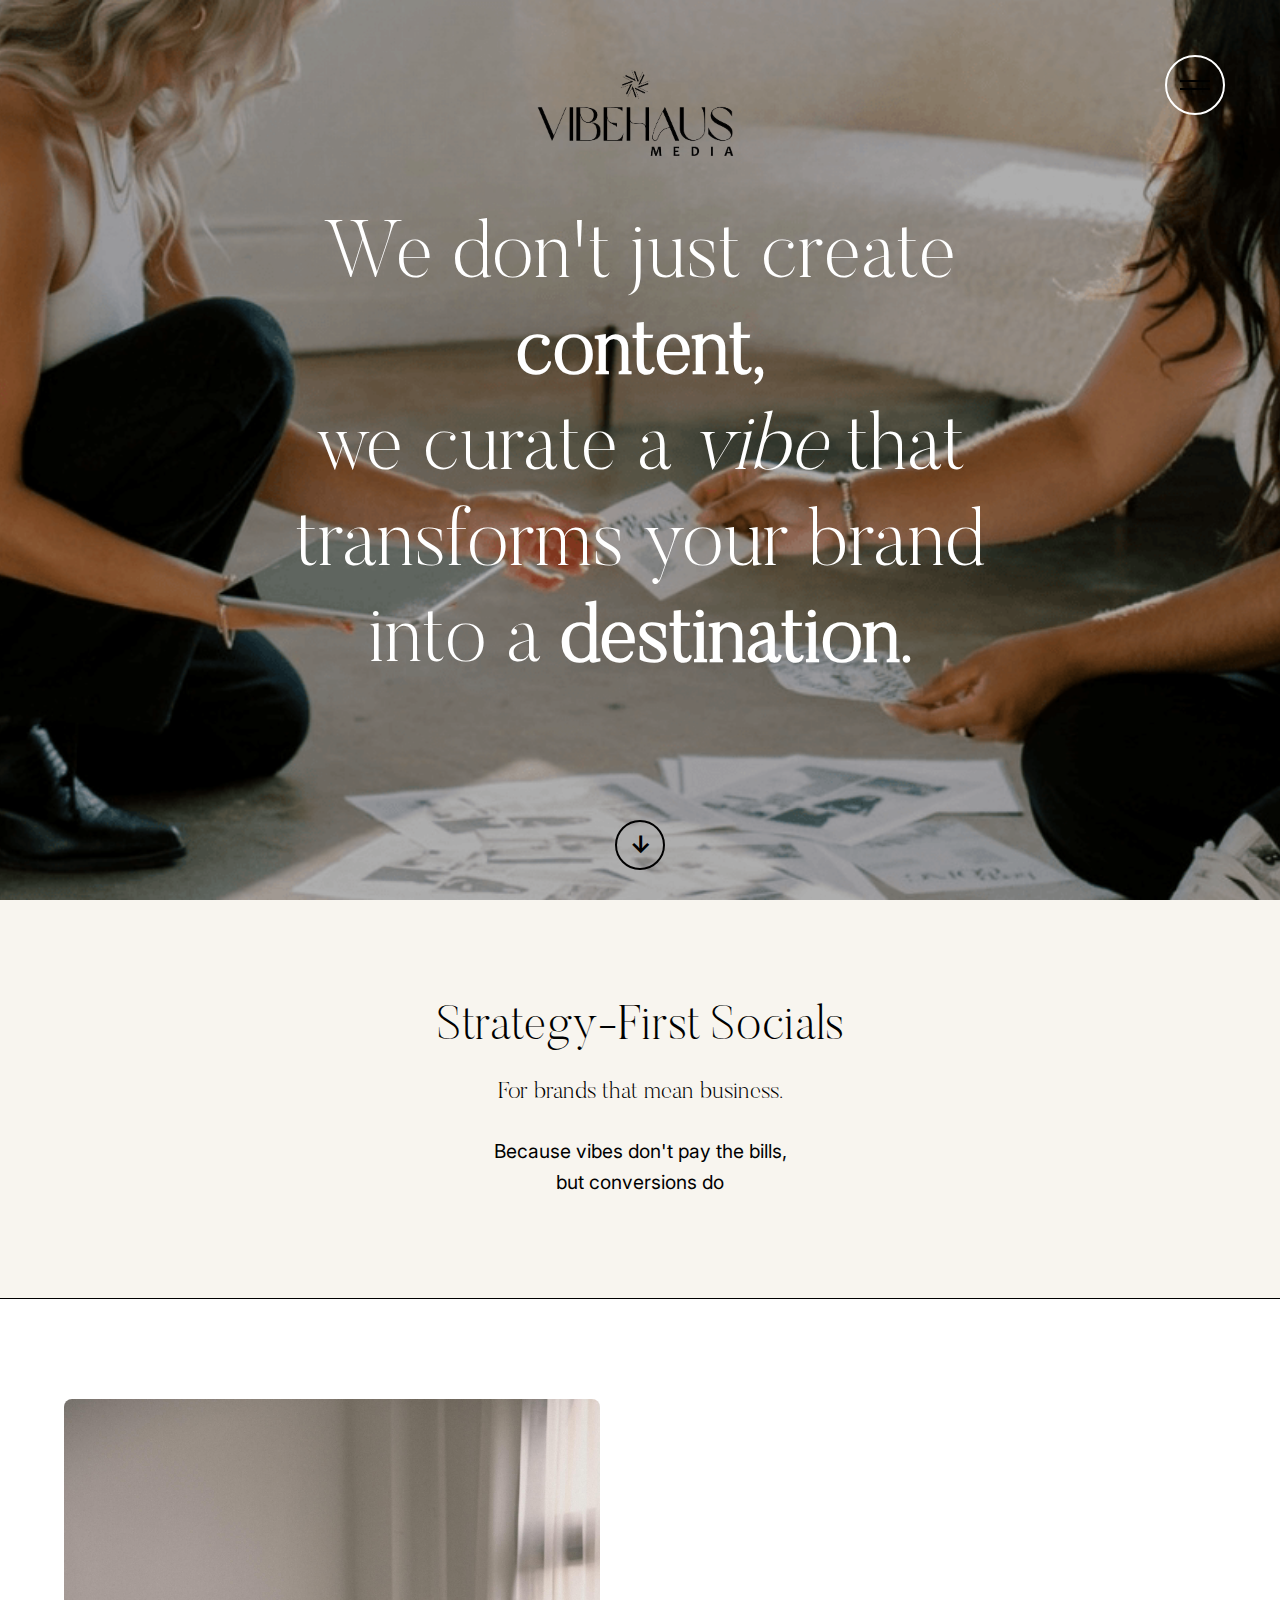
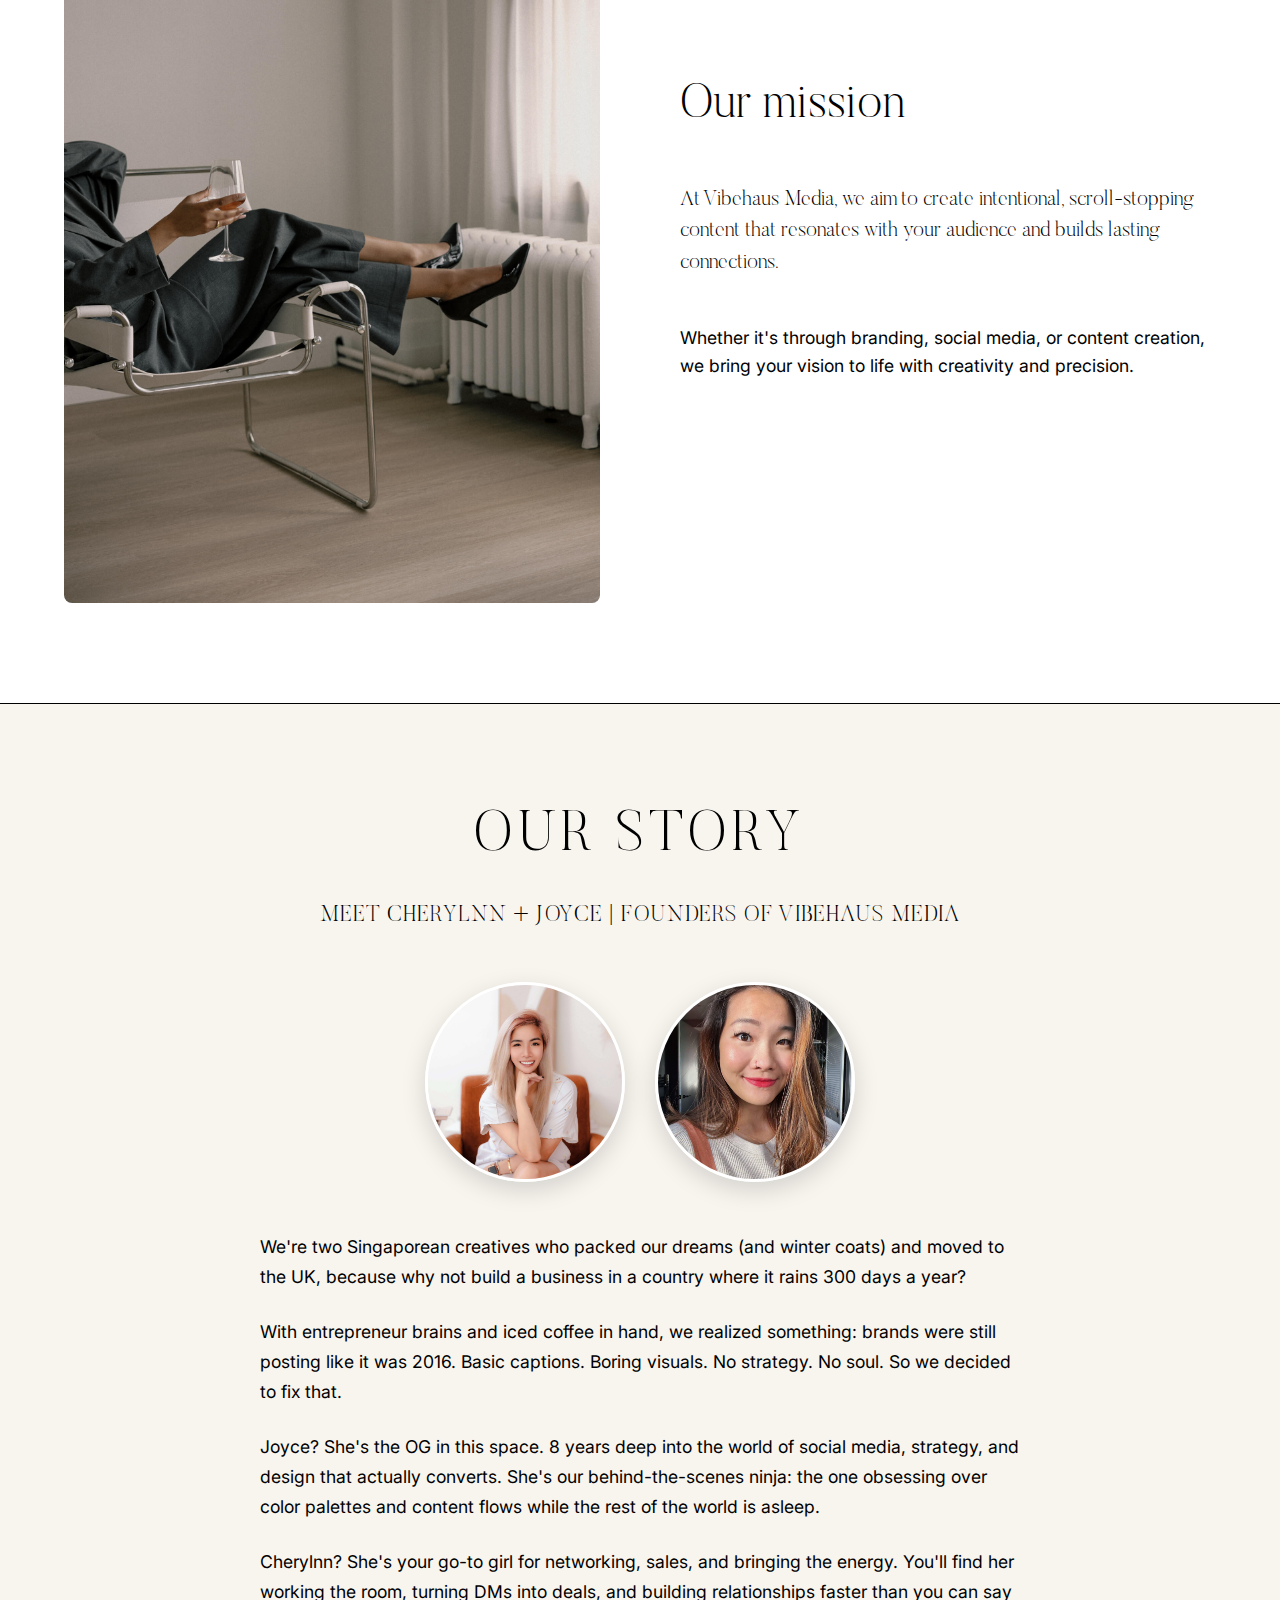
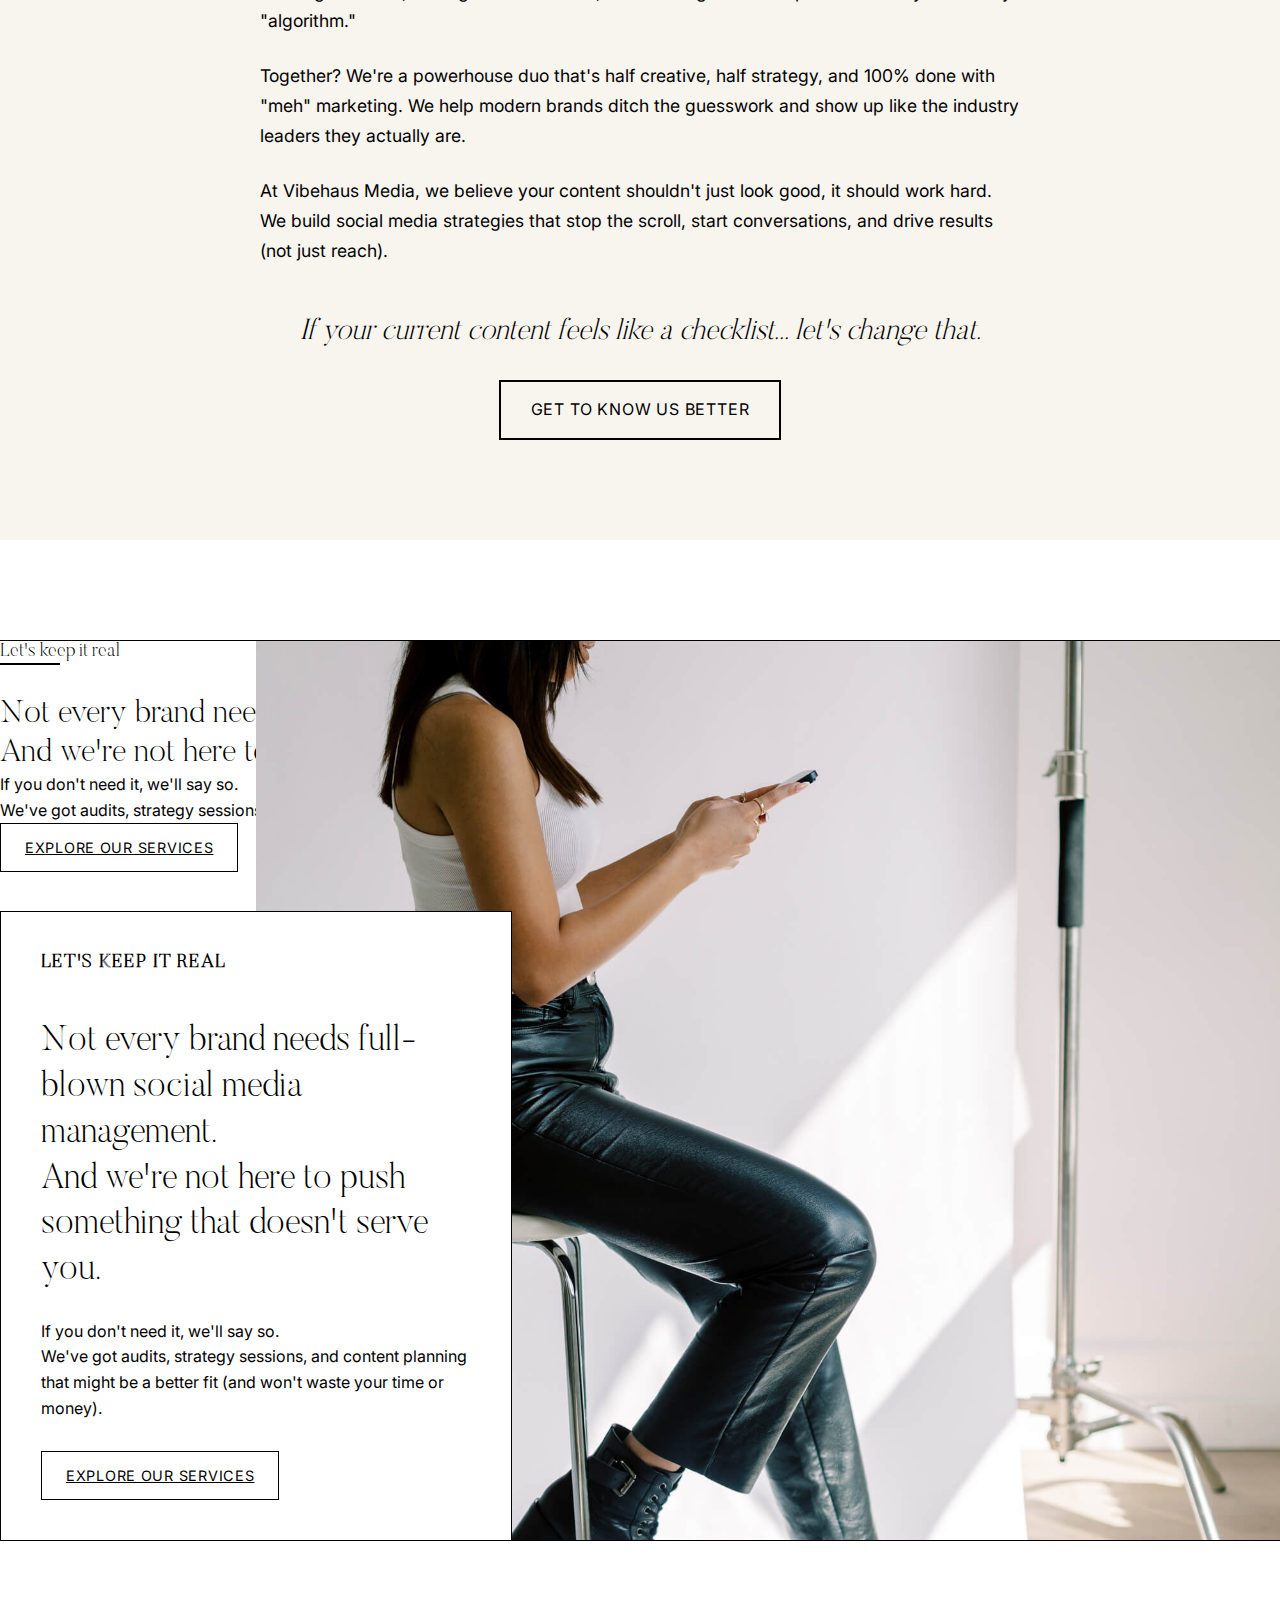
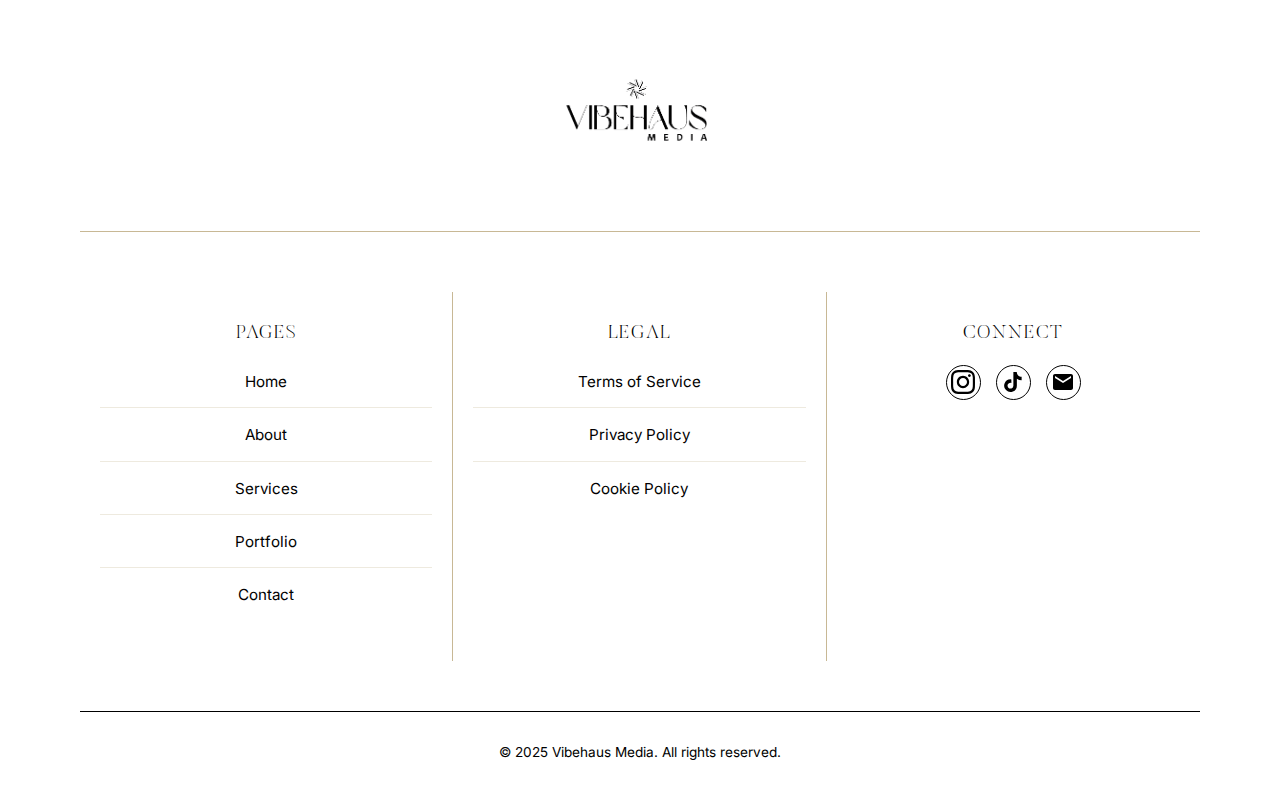
<file: index.html>
<!DOCTYPE html>
<html lang="en">
<head>
  <style>
    :root { --sand: #f8f5ef; }
    .strategy-section, .story-section { background: var(--sand) !important; }
  </style>
  <!-- Basic Meta Tags -->
  <meta charset="UTF-8">
  <meta name="viewport" content="width=device-width, initial-scale=1.0">
  <meta http-equiv="X-UA-Compatible" content="IE=edge">
  
  <!-- SEO Meta Tags -->
  <title>Vibehaus Media | Strategy-First Social Media Marketing Agency</title>
  <meta name="description" content="Vibehaus Media creates strategy-first social media content that converts. We help modern brands build authentic connections and drive real results through intentional, scroll-stopping content.">
  <meta name="keywords" content="social media marketing, content strategy, brand strategy, social media management, digital marketing agency, content creation, social media strategy">
  <meta name="author" content="Vibehaus Media">
  <meta name="robots" content="index, follow">
  <meta name="language" content="English">
  <meta name="revisit-after" content="7 days">
  
  <!-- Open Graph / Facebook -->
  <meta property="og:type" content="website">
  <meta property="og:url" content="https://www.vibehausmedia.co/">
  <meta property="og:title" content="Vibehaus Media | Strategy-First Social Media Marketing Agency">
  <meta property="og:description" content="We create strategy-first social media content that converts. Help modern brands build authentic connections and drive real results.">
  <meta property="og:image" content="https://www.vibehausmedia.co/assets/og-image.jpg">
  <meta property="og:image:width" content="1200">
  <meta property="og:image:height" content="630">
  <meta property="og:site_name" content="Vibehaus Media">
  <meta property="og:locale" content="en_US">
  
  <!-- Twitter Card -->
  <meta name="twitter:card" content="summary_large_image">
  <meta name="twitter:url" content="https://www.vibehausmedia.co/">
  <meta name="twitter:title" content="Vibehaus Media | Strategy-First Social Media Marketing Agency">
  <meta name="twitter:description" content="We create strategy-first social media content that converts. Help modern brands build authentic connections and drive real results.">
  <meta name="twitter:image" content="https://www.vibehausmedia.co/assets/og-image.jpg">
  <meta name="twitter:creator" content="@vibehausmediaco">
  <meta name="twitter:site" content="@vibehausmediaco">
  
  <!-- Favicons -->
  <link rel="apple-touch-icon" sizes="180x180" href="assets/apple-touch-icon.png">
  <link rel="icon" type="image/png" sizes="32x32" href="assets/favicon-32x32.png">
  <link rel="icon" type="image/png" sizes="16x16" href="assets/favicon-16x16.png">
  <link rel="manifest" href="assets/site.webmanifest">
  <link rel="mask-icon" href="assets/safari-pinned-tab.svg" color="#000000">
  <link rel="shortcut icon" href="assets/favicon.ico">
  <meta name="msapplication-TileColor" content="#ffffff">
  <meta name="msapplication-config" content="assets/browserconfig.xml">
  <meta name="theme-color" content="#ffffff">
  
  <!-- Canonical URL -->
  <link rel="canonical" href="https://www.vibehausmedia.co/">
  
  <!-- DNS Prefetch for Performance -->
  <link rel="dns-prefetch" href="//fonts.googleapis.com">
  <link rel="dns-prefetch" href="//fonts.gstatic.com">
  
  <!-- Preconnect for Critical Resources -->
  <link rel="preconnect" href="https://fonts.googleapis.com">
  <link rel="preconnect" href="https://fonts.gstatic.com" crossorigin>
  
  <!-- Critical CSS - Load synchronously -->
  <style>
    /* Critical styles for above-the-fold content */
    .hero {
      position: relative;
      height: 100vh;
      background-image: url('assets/hero-image.png');
      background-size: cover;
      background-position: center;
      background-attachment: fixed;
      display: flex;
      align-items: center;
      justify-content: center;
      text-align: center;
    }
    .overlay {
      position: absolute;
      top: 0;
      left: 0;
      width: 100%;
      height: 100%;
      background: rgba(0, 0, 0, 0.3);
      z-index: 1;
    }
    .logo {
      position: absolute;
      left: 50%;
      transform: translateX(-50%);
      top: -10px;
      z-index: 999;
    }
    .logo img {
      width: 250px;
      height: auto;
    }
    .hero-text {
      position: relative;
      z-index: 2;
      color: white;
      font-size: 2.5rem;
      line-height: 1.4;
      padding: 0 20px;
      max-width: 1400px;
      width: 1400px;
    }
    /* Hide loading flash */
    body { opacity: 0; transition: opacity 0.3s ease; }
    body.loaded { opacity: 1; }
  </style>
  <link rel="stylesheet" href="css/global.css">
  <link rel="stylesheet" href="css/home.css">
  
  <!-- Fonts - Optimized Loading -->
  <link href="https://fonts.googleapis.com/css2?family=Inter:wght@400;500;600&display=swap" rel="stylesheet">
  
  <!-- Preload Critical Assets -->
  <link rel="preload" href="assets/hero-image.png" as="image" type="image/png" fetchpriority="high">
  <link rel="preload" href="assets/logo.png" as="image" type="image/png" fetchpriority="high">
  <link rel="preload" href="assets/profile1.jpg" as="image" type="image/jpeg">
  <link rel="preload" href="assets/profile2.jpg" as="image" type="image/jpeg">
  <link rel="preload" href="assets/our-mission.jpg" as="image" type="image/jpeg">
  
  <!-- Prefetch Next Page Assets -->
  <link rel="prefetch" href="assets/about-hero.jpg" as="image" type="image/jpeg">
  <link rel="prefetch" href="assets/services-hero.jpg" as="image" type="image/jpeg">
  <link rel="prefetch" href="assets/portfolio-hero.jpg" as="image" type="image/jpeg">
  <link rel="prefetch" href="assets/contact-hero.jpg" as="image" type="image/jpeg">
  
  <!-- Schema.org Structured Data -->
  <script type="application/ld+json">
  {
    "@context": "https://schema.org",
    "@type": "Organization",
    "name": "Vibehaus Media",
    "url": "https://www.vibehausmedia.co",
    "logo": "https://www.vibehausmedia.co/assets/logo.png",
    "description": "Strategy-first social media marketing agency that creates scroll-stopping content and drives real results for modern brands.",
    "foundingDate": "2024",
    "founders": [
      {
        "@type": "Person",
        "name": "Cherylnn"
      },
      {
        "@type": "Person", 
        "name": "Joyce"
      }
    ],
    "serviceArea": {
      "@type": "Place",
      "name": "United Kingdom"
    },
    "contactPoint": {
      "@type": "ContactPoint",
      "email": "hello@vibehausmedia.co",
      "contactType": "customer service"
    },
    "sameAs": [
      "https://www.instagram.com/vibehausmediaco/",
      "https://www.tiktok.com/@vibehausmediaco"
    ],
    "offers": {
      "@type": "Service",
      "name": "Social Media Marketing Services",
      "description": "Strategy-first social media content creation, brand strategy, and social media management services."
    }
  }
  </script>
  
  <!-- JavaScript - Load Deferred -->
  <script>
    // Remove loading state once page is ready
    window.addEventListener('load', function() {
      document.body.classList.add('loaded');
    });
    
    // Preload next page on hover
    let preloadedPages = new Set();
    document.addEventListener('DOMContentLoaded', function() {
      const navLinks = document.querySelectorAll('nav a[href]');
      navLinks.forEach(link => {
        link.addEventListener('mouseenter', function() {
          const href = this.getAttribute('href');
          if (!preloadedPages.has(href) && href.endsWith('.html')) {
            const linkEl = document.createElement('link');
            linkEl.rel = 'prefetch';
            linkEl.href = href;
            document.head.appendChild(linkEl);
            preloadedPages.add(href);
          }
        });
      });
    });
  </script>
  <script src="js/script.js" defer></script>
</head>

  <!-- HEADER -->
  <header class="header">
    <div class="hamburger" onclick="toggleMenu()">
      <div></div>
      <div></div>
    </div>
  </header>

  <!-- Navigation Menu -->
  <nav class="nav-menu" id="navMenu">
    <div class="nav-content">
      <div class="nav-logo">
        <img src="assets/logo2.png" alt="Vibehaus Media Logo" />
      </div>
      <ul class="nav-links">
        <li><a href="index.html">Home</a></li>
        <li><a href="about.html">About</a></li>
        <li><a href="services.html">Services</a></li>
        <li><a href="portfolio.html">Portfolio</a></li>
        <li><a href="contact.html">Contact</a></li>
      </ul>
    </div>
  </nav>

  <!-- HERO SECTION -->
  <section class="hero">
    <div class="overlay"></div>
    <div class="logo">
      <img src="assets/logo.png" alt="Vibehaus Media Logo" />
    </div>
    <div class="hero-text">
      <h1>We don't just create<br>
      <strong>content,</strong><br>
      we curate a <em>vibe</em> that<br>
      transforms your brand<br>
      into a <strong>destination.</strong></h1>
    </div>
    <div class="scroll-arrow">
      <span>&#8595;</span>
    </div>
  </section>
<!-- STRATEGY SECTION -->
  <section class="strategy-section">
    <div class="container">
      <h2>Strategy-First Socials</h2>
      <h4>For brands that mean business.</h4>
      <p>Because vibes don't pay the bills,<br>
      but conversions do</p>
    </div>
  </section>

  <!-- MISSION SECTION -->
  <section class="mission-section">
    <div class="container">
      <div class="mission-content">
        <div class="mission-image">
          <img src="assets/our-mission.jpg" alt="Our Mission" loading="lazy" />
        </div>
        <div class="mission-text">
          <h1>Our mission</h1>
          <h4>At Vibehaus Media, we aim to create intentional, scroll-stopping content that resonates with your audience and builds lasting connections.</h4>
          <p>Whether it's through branding, social media, or content creation, we bring your vision to life with creativity and precision.</p>
        </div>
      </div>
    </div>
  </section>

  <!-- STORY SECTION -->
  <section class="story-section">
    <div class="container">
      <div class="story-images">
        <img src="assets/profile1.jpg" alt="Profile 1" class="profile-1" />
        <img src="assets/profile2.jpg" alt="Profile 2" class="profile-2" />
      </div>
      <div class="story-content">
        <h1>OUR STORY</h1>
        <h4>MEET CHERYLNN + JOYCE | FOUNDERS OF VIBEHAUS MEDIA</h4>
        <div class="story-images-desktop">
          <img src="assets/profile1.jpg" alt="Profile 1" class="profile-1" loading="lazy" />
          <img src="assets/profile2.jpg" alt="Profile 2" class="profile-2" loading="lazy" />
        </div>
        <div class="story-images-mobile">
          <img src="assets/profile1.jpg" alt="Profile 1" class="profile-1" loading="lazy" />
          <img src="assets/profile2.jpg" alt="Profile 2" class="profile-2" loading="lazy" />
        </div>
        <div class="story-text">
          <p>We're two Singaporean creatives who packed our dreams (and winter coats) and moved to the UK, because why not build a business in a country where it rains 300 days a year?</p>
          
          <p>With entrepreneur brains and iced coffee in hand, we realized something: brands were still posting like it was 2016. Basic captions. Boring visuals. No strategy. No soul. So we decided to fix that.</p>
          
          <p>Joyce? She's the OG in this space. 8 years deep into the world of social media, strategy, and design that actually converts. She's our behind-the-scenes ninja: the one obsessing over color palettes and content flows while the rest of the world is asleep.</p>
          
          <p>Cherylnn? She's your go-to girl for networking, sales, and bringing the energy. You'll find her working the room, turning DMs into deals, and building relationships faster than you can say "algorithm."</p>
          
          <p>Together? We're a powerhouse duo that's half creative, half strategy, and 100% done with "meh" marketing. We help modern brands ditch the guesswork and show up like the industry leaders they actually are.</p>
          
          <p>At Vibehaus Media, we believe your content shouldn't just look good, it should work hard. We build social media strategies that stop the scroll, start conversations, and drive results (not just reach).</p>
        </div>
        <h3>If your current content feels like a checklist... let's change that.</h3>
        <a href="about.html" class="btn">get to know us better</a>
      </div>
    </div>
  </section>

  <!-- IMAGE OVERLAY SECTION -->
  <section class="image-overlay-section">
    <div class="section-image">
      <img src="assets/homepage1.jpg" alt="Homepage" loading="lazy" />
    </div>
    <div class="white-overlay-box">
      <h3>Let's keep it real</h3>
      <div class="underline"></div>
      <h1>Not every brand needs full-blown social media management.<br>
      And we're not here to push something that doesn't serve you.</h1>
      <p>If you don't need it, we'll say so.<br>
      We've got audits, strategy sessions, and content planning that might be a better fit (and won't waste your time or money).</p>
      <a href="services.html" class="btn keepitreal-cta">explore our services</a>
    </div>
    <div class="keepitreal-content">
      <h3>Let's keep it real</h3>
      <div class="underline"></div>
      <h1>Not every brand needs full-blown social media management.<br>
      And we're not here to push something that doesn't serve you.</h1>
      <p>If you don't need it, we'll say so.<br>
      We've got audits, strategy sessions, and content planning that might be a better fit (and won't waste your time or money).</p>
      <a href="services.html" class="btn keepitreal-cta">explore our services</a>
    </div>
  </section>

  <!-- FOOTER -->
  <footer class="footer">
    <div class="footer-content">
      <div class="footer-logo">
        <img src="assets/logo.png" alt="Vibehaus Media Logo" />
      </div>
      
      <div class="footer-sections">
        <div class="footer-section">
          <h4>Pages</h4>
          <ul>
            <li><a href="index.html">Home</a></li>
            <li><a href="about.html">About</a></li>
            <li><a href="services.html">Services</a></li>
            <li><a href="portfolio.html">Portfolio</a></li>
            <li><a href="contact.html">Contact</a></li>
          </ul>
        </div>
        
        <div class="footer-section">
          <h4>Legal</h4>
          <ul>
            <li><a href="terms.html">Terms of Service</a></li>
            <li><a href="privacy.html">Privacy Policy</a></li>
            <li><a href="cookies.html">Cookie Policy</a></li>
          </ul>
        </div>
        
        <div class="footer-section">
          <h4>Connect</h4>
          <div class="social-links">
            <a href="https://www.instagram.com/vibehausmediaco/" target="_blank" aria-label="Instagram">
              <svg width="24" height="24" viewBox="0 0 24 24" fill="currentColor">
                <path d="M12 2.163c3.204 0 3.584.012 4.85.07 3.252.148 4.771 1.691 4.919 4.919.058 1.265.069 1.645.069 4.849 0 3.205-.012 3.584-.069 4.849-.149 3.225-1.664 4.771-4.919 4.919-1.266.058-1.644.07-4.85.07-3.204 0-3.584-.012-4.849-.07-3.26-.149-4.771-1.699-4.919-4.92-.058-1.265-.07-1.644-.07-4.849 0-3.204.013-3.583.07-4.849.149-3.227 1.664-4.771 4.919-4.919 1.266-.057 1.645-.069 4.849-.069zm0-2.163c-3.259 0-3.667.014-4.947.072-4.358.2-6.78 2.618-6.98 6.98-.059 1.281-.073 1.689-.073 4.948 0 3.259.014 3.668.072 4.948.2 4.358 2.618 6.78 6.98 6.98 1.281.058 1.689.072 4.948.072 3.259 0 3.668-.014 4.948-.072 4.354-.2 6.782-2.618 6.979-6.98.059-1.28.073-1.689.073-4.948 0-3.259-.014-3.667-.072-4.947-.196-4.354-2.617-6.78-6.979-6.98-1.281-.059-1.69-.073-4.949-.073zm0 5.838c-3.403 0-6.162 2.759-6.162 6.162s2.759 6.163 6.162 6.163 6.162-2.759 6.162-6.163c0-3.403-2.759-6.162-6.162-6.162zm0 10.162c-2.209 0-4-1.79-4-4 0-2.209 1.791-4 4-4s4 1.791 4 4c0 2.21-1.791 4-4 4zm6.406-11.845c-.796 0-1.441.645-1.441 1.44s.645 1.44 1.441 1.44c.795 0 1.439-.645 1.439-1.44s-.644-1.44-1.439-1.44z"/>
              </svg>
            </a>
            <a href="https://www.tiktok.com/@vibehausmediaco" target="_blank" aria-label="TikTok">
              <svg width="24" height="24" viewBox="0 0 24 24" fill="currentColor">
                <path d="M19.59 6.69a4.83 4.83 0 0 1-3.77-4.25V2h-3.45v13.67a2.89 2.89 0 0 1-5.2 1.74 2.89 2.89 0 0 1 2.31-4.64 2.93 2.93 0 0 1 .88.13V9.4a6.84 6.84 0 0 0-1-.05A6.33 6.33 0 0 0 5 20.1a6.34 6.34 0 0 0 10.86-4.43v-7a8.16 8.16 0 0 0 4.77 1.52v-3.4a4.85 4.85 0 0 1-1-.1z"/>
              </svg>
            </a>
            <a href="mailto:hello@vibehausmedia.co" aria-label="Email">
              <svg width="24" height="24" viewBox="0 0 24 24" fill="currentColor">
                <path d="M20 4H4c-1.1 0-1.99.9-1.99 2L2 18c0 1.1.9 2 2 2h16c1.1 0 2-.9 2-2V6c0-1.1-.9-2-2-2zm0 4l-8 5-8-5V6l8 5 8-5v2z"/>
              </svg>
            </a>
          </div>
        </div>
      </div>
      
      <div class="footer-bottom">
        <p>&copy; 2025 Vibehaus Media. All rights reserved.</p>
      </div>
    </div>
  </footer>
<body>

</body>
</html>
</file>
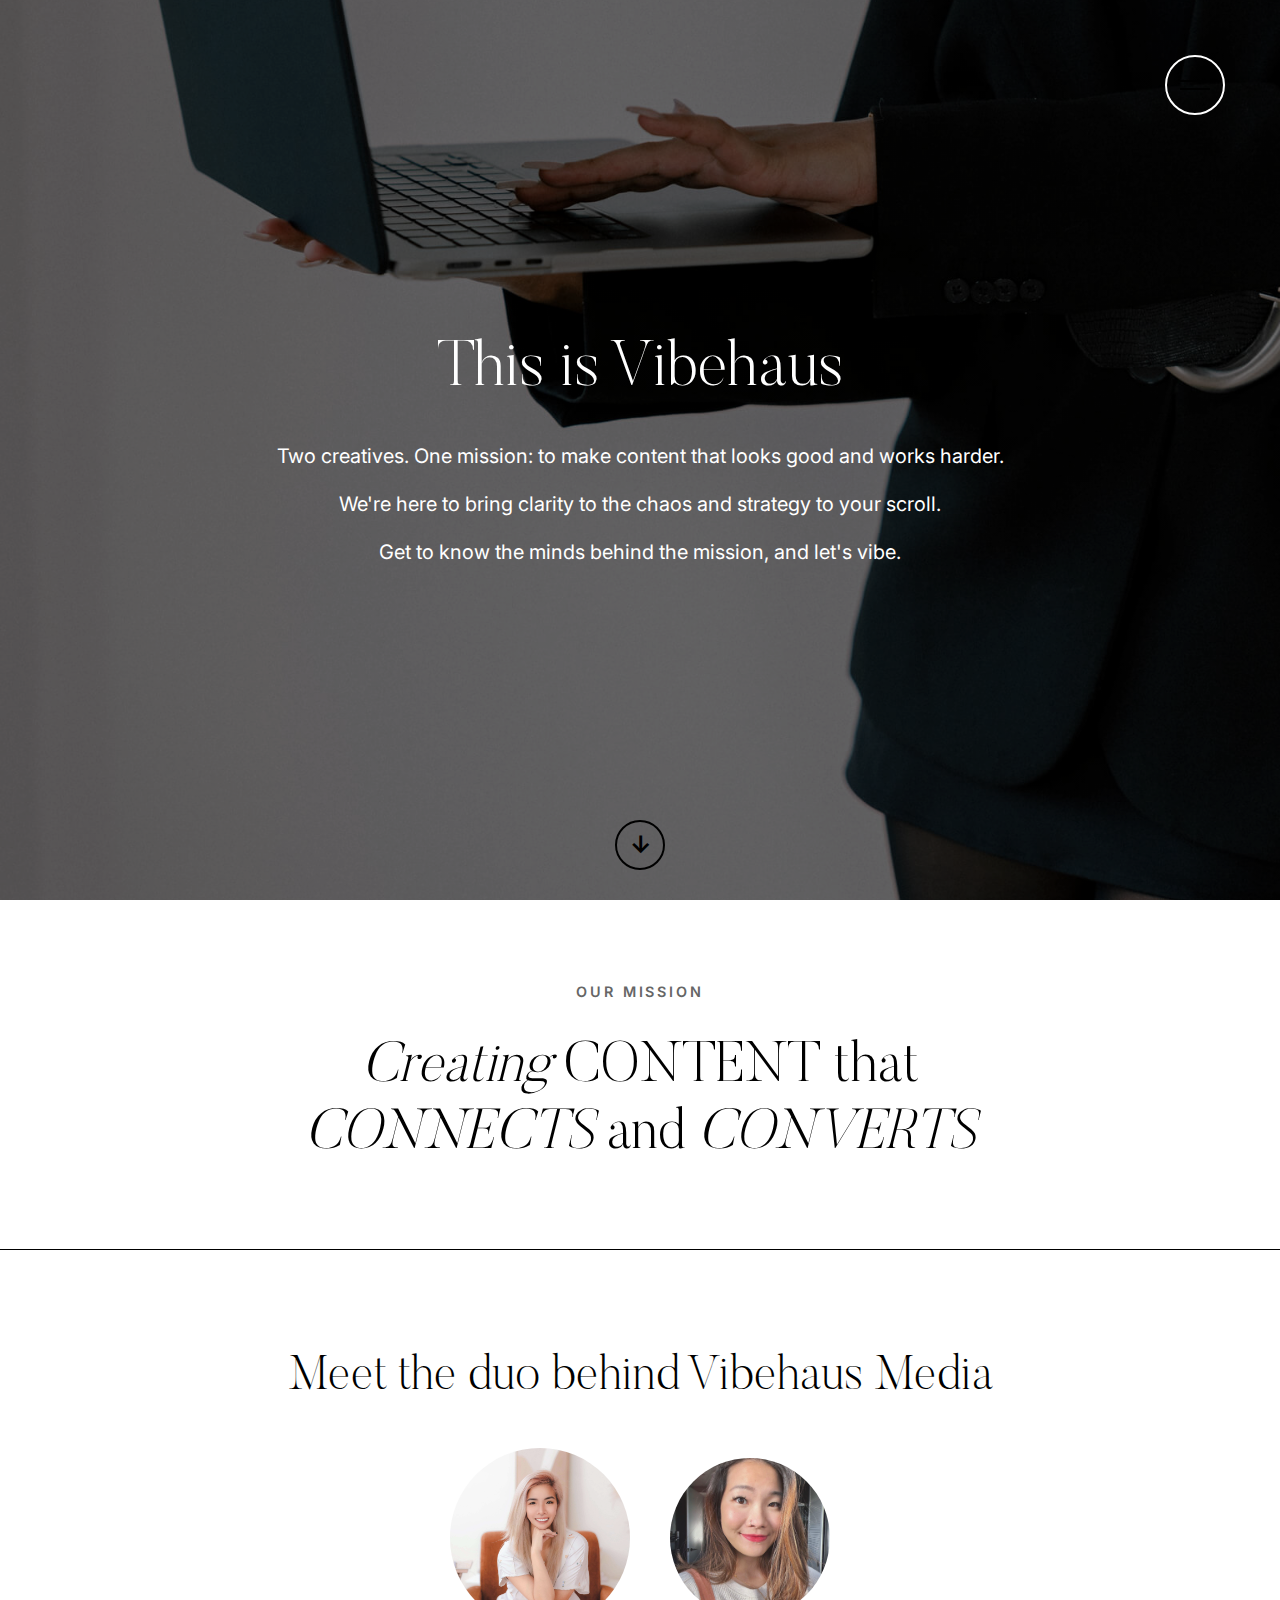
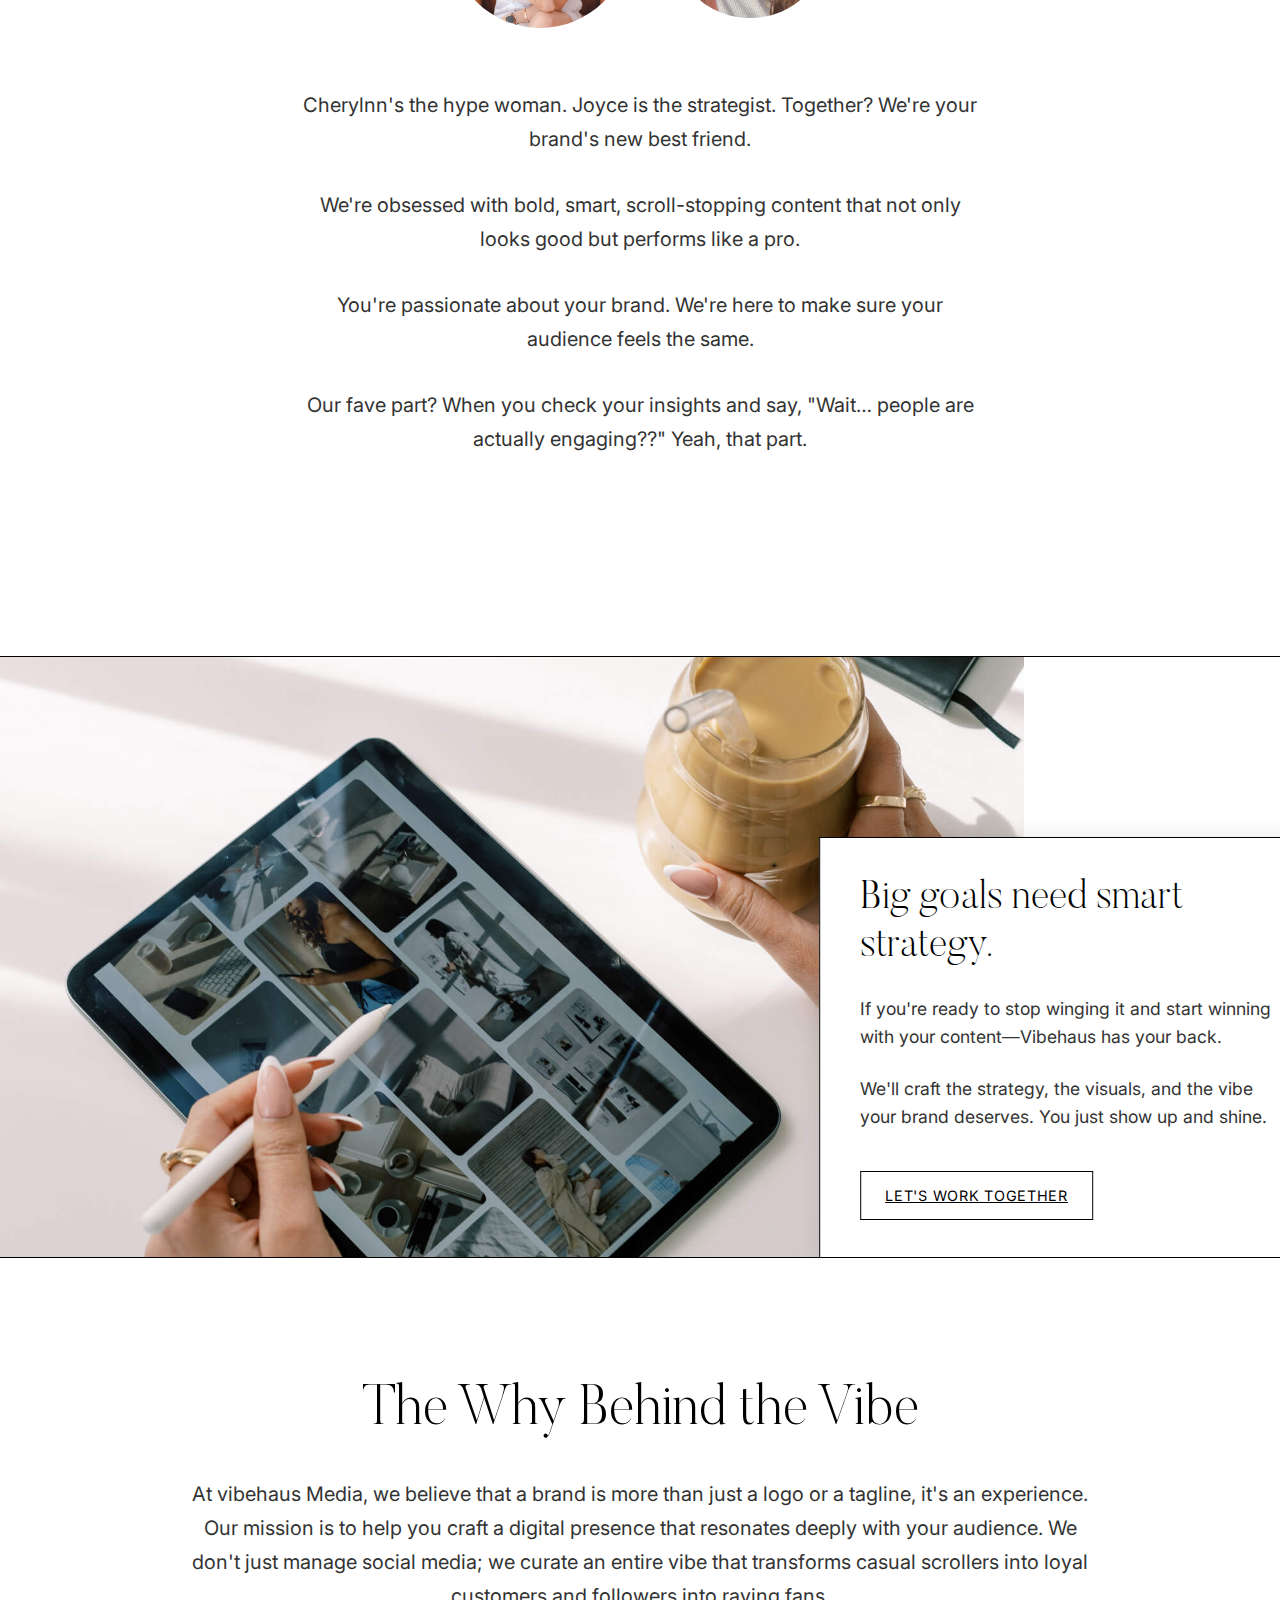
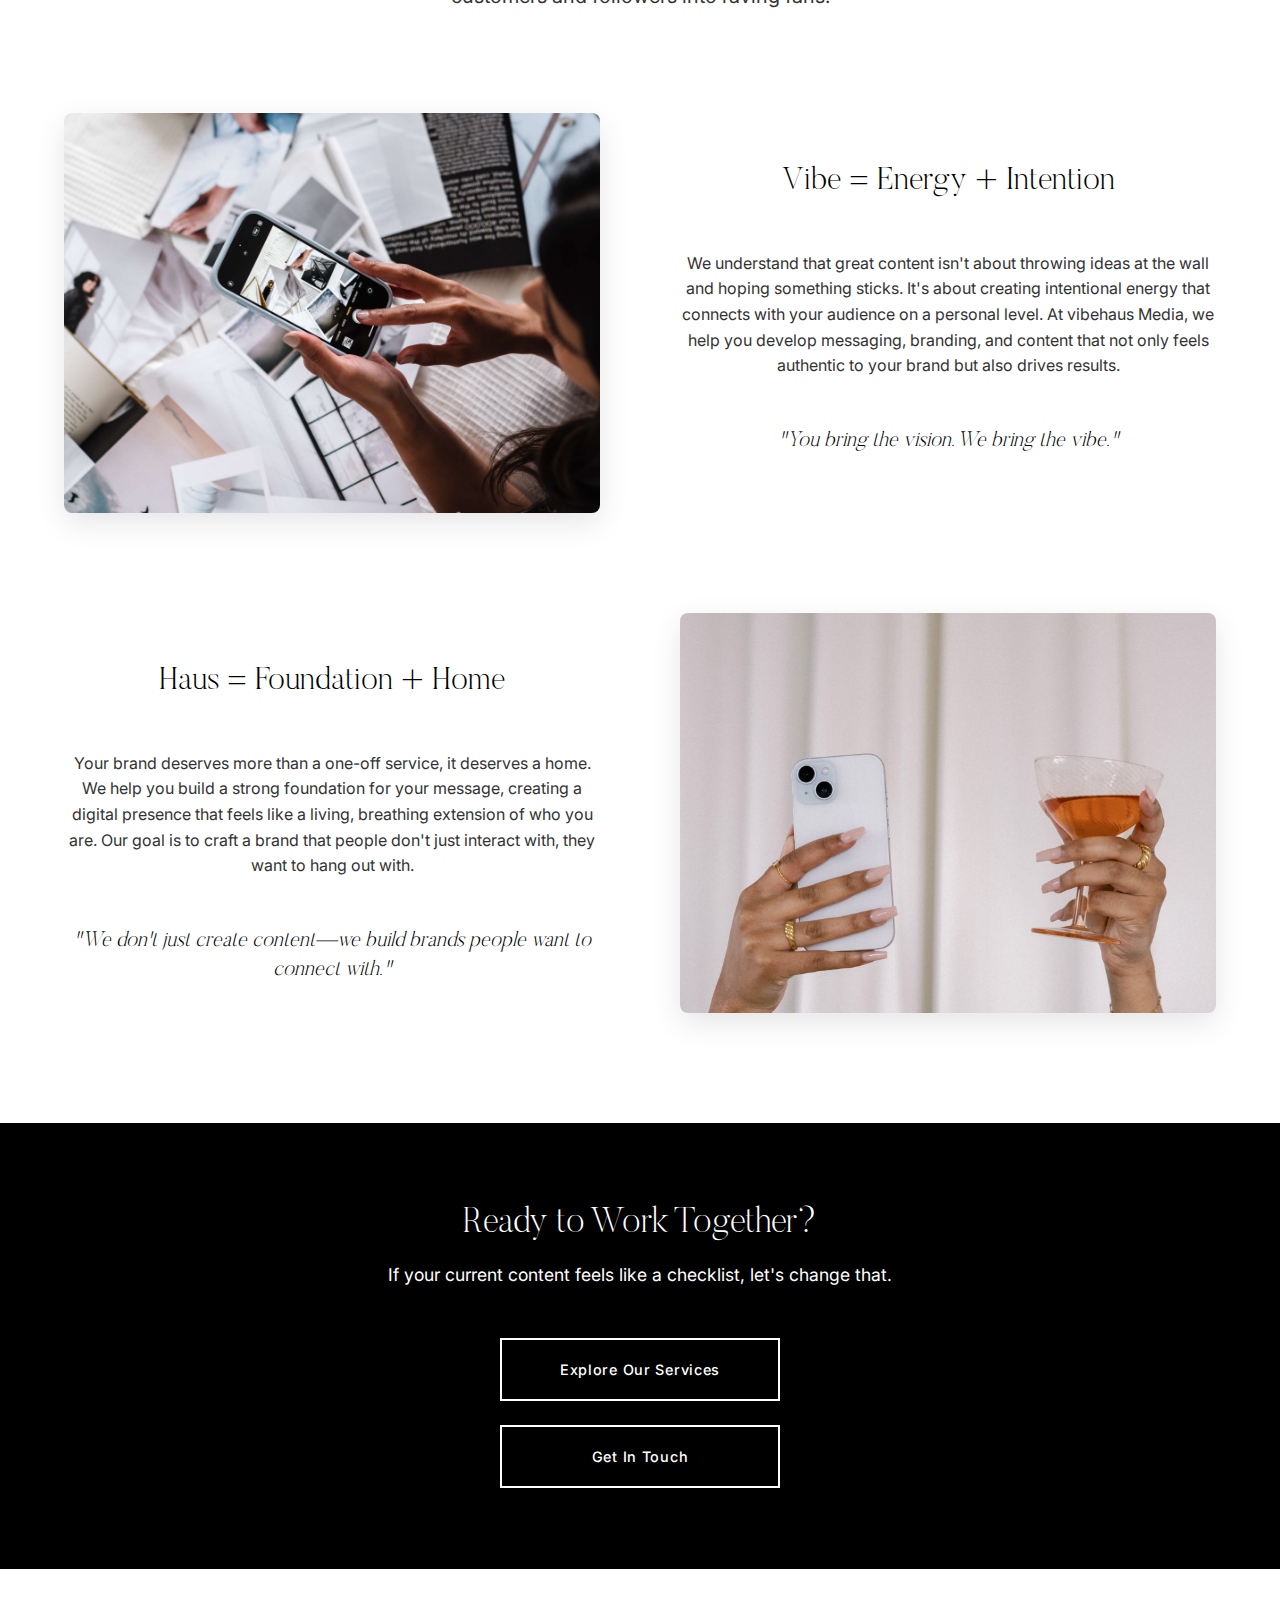
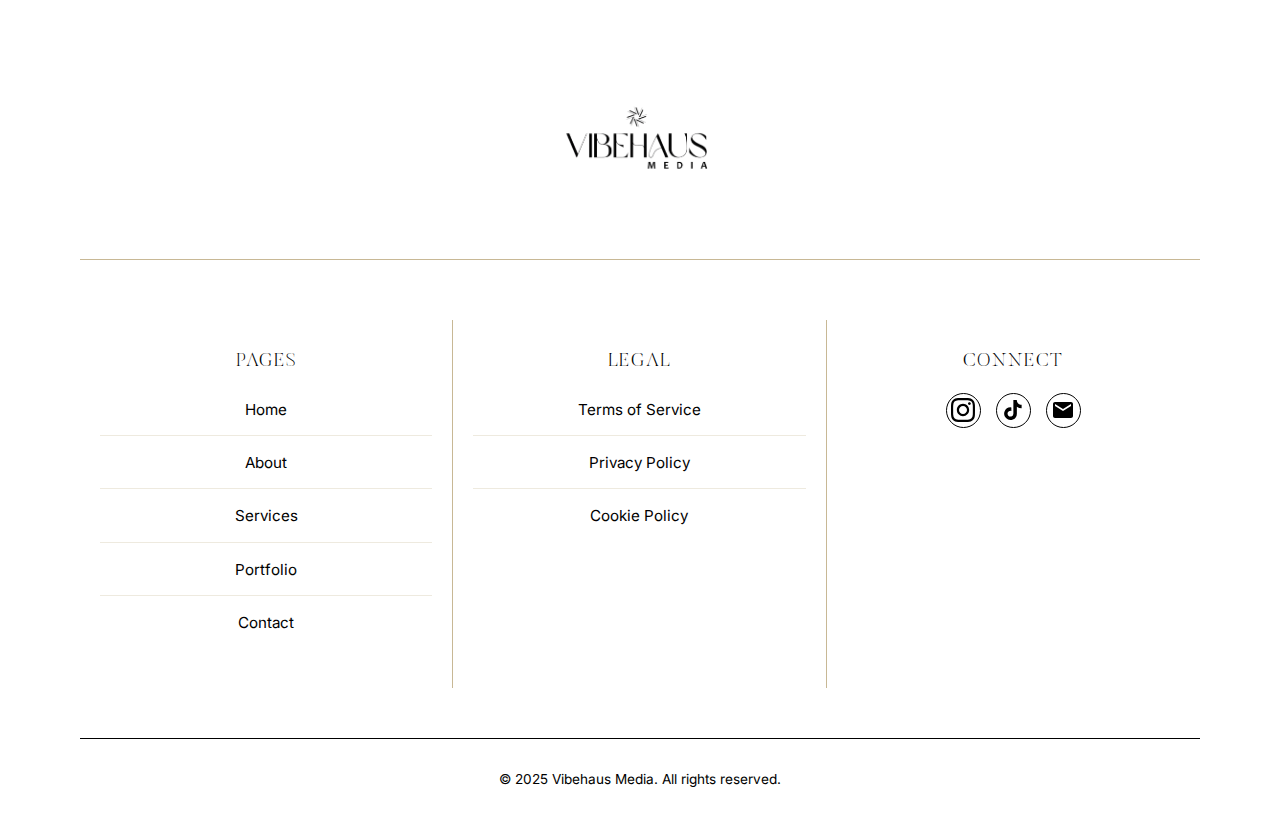
<file: about.html>
<!DOCTYPE html>
<html lang="en">
<head>
  <style>
    :root { --sand: #f8f5ef; }
    .about-goals-section { background: var(--sand) !important; }
  </style>
  <!-- Basic Meta Tags -->
  <meta charset="UTF-8">
  <meta name="viewport" content="width=device-width, initial-scale=1.0">
  <meta http-equiv="X-UA-Compatible" content="IE=edge">
  
  <!-- SEO Meta Tags -->
  <title>About Us | Vibehaus Media - Meet the Creative Minds Behind the Mission</title>
  <meta name="description" content="Meet Cherylnn and Joyce, the Singaporean creatives behind Vibehaus Media. Learn about our journey from Singapore to the UK and our mission to create strategy-first social media content.">
  <meta name="keywords" content="about vibehaus media, cherylnn joyce founders, social media agency team, creative duo, singapore uk, brand strategy team">
  <meta name="author" content="Vibehaus Media">
  <meta name="robots" content="index, follow">
  
  <!-- Open Graph / Facebook -->
  <meta property="og:type" content="website">
  <meta property="og:url" content="https://www.vibehausmedia.co/about.html">
  <meta property="og:title" content="About Us | Vibehaus Media - Meet the Creative Minds Behind the Mission">
  <meta property="og:description" content="Meet Cherylnn and Joyce, the Singaporean creatives behind Vibehaus Media. Learn about our journey and mission to create strategy-first social media content.">
  <meta property="og:image" content="https://www.vibehausmedia.co/assets/about-hero.jpg">
  
  <!-- Twitter Card -->
  <meta name="twitter:card" content="summary_large_image">
  <meta name="twitter:url" content="https://www.vibehausmedia.co/about.html">
  <meta name="twitter:title" content="About Us | Vibehaus Media - Meet the Creative Minds Behind the Mission">
  <meta name="twitter:description" content="Meet Cherylnn and Joyce, the Singaporean creatives behind Vibehaus Media. Learn about our journey and mission to create strategy-first social media content.">
  <meta name="twitter:image" content="https://www.vibehausmedia.co/assets/about-hero.jpg">
  
  <!-- Favicons -->
  <link rel="apple-touch-icon" sizes="180x180" href="assets/apple-touch-icon.png">
  <link rel="icon" type="image/png" sizes="32x32" href="assets/favicon-32x32.png">
  <link rel="icon" type="image/png" sizes="16x16" href="assets/favicon-16x16.png">
  <link rel="manifest" href="assets/site.webmanifest">
  <link rel="mask-icon" href="assets/safari-pinned-tab.svg" color="#000000">
  <link rel="shortcut icon" href="assets/favicon.ico">
  <meta name="theme-color" content="#ffffff">
  
  <!-- Canonical URL -->
  <link rel="canonical" href="https://www.vibehausmedia.co/about.html">
  
  <!-- CSS -->
  <style>
    /* Critical styles for above-the-fold content */
    .hero {
      position: relative;
      height: 100vh;
      background: linear-gradient(rgba(0, 0, 0, 0.4), rgba(0, 0, 0, 0.4)), url('assets/about-hero.jpg');
      background-size: cover;
      background-position: center;
      background-attachment: fixed;
      display: flex;
      align-items: center;
      justify-content: center;
      text-align: center;
    }
    .overlay {
      position: absolute;
      top: 0;
      left: 0;
      width: 100%;
      height: 100%;
      background: rgba(0, 0, 0, 0.3);
      z-index: 1;
    }
    .hero-text {
      position: relative;
      z-index: 2;
      color: white;
      max-width: 800px;
      padding: 0 20px;
    }
    /* Hide loading flash */
    body { opacity: 0; transition: opacity 0.3s ease; }
    body.loaded { opacity: 1; }
  </style>
  <link rel="stylesheet" href="css/global.css">
  <link rel="stylesheet" href="css/about.css">
  
  <!-- Fonts -->
  <link rel="preconnect" href="https://fonts.googleapis.com">
  <link rel="preconnect" href="https://fonts.gstatic.com" crossorigin>
  <link href="https://fonts.googleapis.com/css2?family=Inter:wght@400;500;600&display=swap" rel="stylesheet">
  
  <!-- Preload Critical Assets -->
  <link rel="preload" href="assets/about-hero.jpg" as="image" type="image/jpeg" fetchpriority="high">
  <link rel="preload" href="assets/logo.png" as="image" type="image/png" fetchpriority="high">
  
  <!-- Prefetch Next Page Assets -->
  <link rel="prefetch" href="assets/services-hero.jpg" as="image" type="image/jpeg">
  <link rel="prefetch" href="assets/portfolio-hero.jpg" as="image" type="image/jpeg">
  <link rel="prefetch" href="assets/contact-hero.jpg" as="image" type="image/jpeg">
  
  <!-- JavaScript -->
  <script>
    // Remove loading state once page is ready
    window.addEventListener('load', function() {
      document.body.classList.add('loaded');
    });
  </script>
  <script src="js/script.js" defer></script>
</head>
<body>

  <!-- HEADER -->
  <header class="header">
    <div class="hamburger" onclick="toggleMenu()">
      <div></div>
      <div></div>
    </div>
  </header>

  <!-- Navigation Menu -->
  <nav class="nav-menu" id="navMenu">
    <div class="nav-content">
      <div class="nav-logo">
        <img src="assets/logo2.png" alt="Vibehaus Media Logo" />
      </div>
      <ul class="nav-links">
        <li><a href="index.html">Home</a></li>
        <li><a href="about.html">About</a></li>
        <li><a href="services.html">Services</a></li>
        <li><a href="portfolio.html">Portfolio</a></li>
        <li><a href="contact.html">Contact</a></li>
      </ul>
    </div>
  </nav>

  <!-- HERO SECTION -->
  <section class="hero">
    <div class="overlay"></div>
    <div class="hero-text">
      <h1>This is Vibehaus</h1>
      <p>Two creatives. One mission: to make content that looks good and works harder.</p>
      <p>We're here to bring clarity to the chaos and strategy to your scroll.</p>
      <p>Get to know the minds behind the mission, and let's vibe.</p>
    </div>
    <div class="scroll-arrow">
      <span>&#8595;</span>
    </div>
  </section>

  <!-- MISSION SECTION -->
  <section class="mission-section">
    <div class="container">
      <p class="mission-label">OUR MISSION</p>
      <h2><em>Creating</em> CONTENT that <em>CONNECTS</em> and <em>CONVERTS</em></h2>
    </div>
  </section>

  <!-- FOUNDERS SECTION -->
  <section class="founders-section">
    <div class="container">
      <h2>Meet the duo behind Vibehaus Media</h2>
      <div class="founders-content">
        <div class="profile-images">
          <img src="assets/profile1.jpg" alt="Cherylnn" class="profile-1" />
          <img src="assets/profile2.jpg" alt="Joyce" class="profile-2" />
        </div>
        <div class="text-content">
          <p>Cherylnn's the hype woman. Joyce is the strategist. Together? We're your brand's new best friend.</p>
          <p>We're obsessed with bold, smart, scroll-stopping content that not only looks good but performs like a pro.</p>
          <p>You're passionate about your brand. We're here to make sure your audience feels the same.</p>
          <p>Our fave part? When you check your insights and say, "Wait… people are actually engaging??" Yeah, that part.</p>
        </div>
      </div>
    </div>
  </section>

  <!-- STRATEGY SECTION -->
  <section class="strategy-section">
    <div class="strategy-image">
      <img src="assets/about1.jpg" alt="Vibehaus Media Strategy" />
      <div class="strategy-overlay">
        <h2>Big goals need smart strategy.</h2>
        <p>If you're ready to stop winging it and start winning with your content—Vibehaus has your back.</p>
        <p>We'll craft the strategy, the visuals, and the vibe your brand deserves. You just show up and shine.</p>
        <a href="contact.html" class="btn">let's work together</a>
      </div>
    </div>
  </section>

  <!-- WHY BEHIND THE VIBE SECTION -->
  <section class="why-section">
    <div class="container">
      <div class="why-header">
        <h2>The Why Behind the Vibe</h2>
        <p>At vibehaus Media, we believe that a brand is more than just a logo or a tagline, it's an experience. Our mission is to help you craft a digital presence that resonates deeply with your audience. We don't just manage social media; we curate an entire vibe that transforms casual scrollers into loyal customers and followers into raving fans.</p>
      </div>
      
      <div class="why-content">
        <div class="why-item">
          <div class="why-image">
            <img src="assets/about2.jpg" alt="Vibe Energy and Intention" />
          </div>
          <div class="why-text">
            <h3>Vibe = Energy + Intention</h3>
            <p>We understand that great content isn't about throwing ideas at the wall and hoping something sticks. It's about creating intentional energy that connects with your audience on a personal level. At vibehaus Media, we help you develop messaging, branding, and content that not only feels authentic to your brand but also drives results.</p>
            <blockquote>"You bring the vision. We bring the vibe."</blockquote>
          </div>
        </div>
        
        <div class="why-item reverse">
          <div class="why-image">
            <img src="assets/about3.jpg" alt="Haus Foundation and Home" />
          </div>
          <div class="why-text">
            <h3>Haus = Foundation + Home</h3>
            <p>Your brand deserves more than a one-off service, it deserves a home. We help you build a strong foundation for your message, creating a digital presence that feels like a living, breathing extension of who you are. Our goal is to craft a brand that people don't just interact with, they want to hang out with.</p>
            <blockquote>"We don't just create content—we build brands people want to connect with."</blockquote>
          </div>
        </div>
      </div>
    </div>
  </section>

  <!-- CTA SECTION -->
  <section class="cta-section">
    <div class="container">
      <h2>Ready to Work Together?</h2>
      <p>If your current content feels like a checklist, let's change that.</p>
      <div class="cta-buttons">
        <a href="services.html" class="btn">explore our services</a>
        <a href="contact.html" class="btn btn-outline">get in touch</a>
      </div>
    </div>
  </section>

  <!-- FOOTER -->
  <footer class="footer">
    <div class="footer-content">
      <div class="footer-logo">
        <img src="assets/logo.png" alt="Vibehaus Media Logo" />
      </div>
      
      <div class="footer-sections">
        <div class="footer-section">
          <h4>Pages</h4>
          <ul>
            <li><a href="index.html">Home</a></li>
            <li><a href="about.html">About</a></li>
            <li><a href="services.html">Services</a></li>
            <li><a href="portfolio.html">Portfolio</a></li>
            <li><a href="contact.html">Contact</a></li>
          </ul>
        </div>
        
        <div class="footer-section">
          <h4>Legal</h4>
          <ul>
            <li><a href="terms.html">Terms of Service</a></li>
            <li><a href="privacy.html">Privacy Policy</a></li>
            <li><a href="cookies.html">Cookie Policy</a></li>
          </ul>
        </div>
        
        <div class="footer-section">
          <h4>Connect</h4>
          <div class="social-links">
            <a href="https://www.instagram.com/vibehausmediaco/" target="_blank" aria-label="Instagram">
              <svg width="24" height="24" viewBox="0 0 24 24" fill="currentColor">
                <path d="M12 2.163c3.204 0 3.584.012 4.85.07 3.252.148 4.771 1.691 4.919 4.919.058 1.265.069 1.645.069 4.849 0 3.205-.012 3.584-.069 4.849-.149 3.225-1.664 4.771-4.919 4.919-1.266.058-1.644.07-4.85.07-3.204 0-3.584-.012-4.849-.07-3.26-.149-4.771-1.699-4.919-4.92-.058-1.265-.07-1.644-.07-4.849 0-3.204.013-3.583.07-4.849.149-3.227 1.664-4.771 4.919-4.919 1.266-.057 1.645-.069 4.849-.069zm0-2.163c-3.259 0-3.667.014-4.947.072-4.358.2-6.78 2.618-6.98 6.98-.059 1.281-.073 1.689-.073 4.948 0 3.259.014 3.668.072 4.948.2 4.358 2.618 6.78 6.98 6.98 1.281.058 1.689.072 4.948.072 3.259 0 3.668-.014 4.948-.072 4.354-.2 6.782-2.618 6.979-6.98.059-1.28.073-1.689.073-4.948 0-3.259-.014-3.667-.072-4.947-.196-4.354-2.617-6.78-6.979-6.98-1.281-.059-1.69-.073-4.949-.073zm0 5.838c-3.403 0-6.162 2.759-6.162 6.162s2.759 6.163 6.162 6.163 6.162-2.759 6.162-6.163c0-3.403-2.759-6.162-6.162-6.162zm0 10.162c-2.209 0-4-1.79-4-4 0-2.209 1.791-4 4-4s4 1.791 4 4c0 2.21-1.791 4-4 4zm6.406-11.845c-.796 0-1.441.645-1.441 1.44s.645 1.44 1.441 1.44c.795 0 1.439-.645 1.439-1.44s-.644-1.44-1.439-1.44z"/>
              </svg>
            </a>
            <a href="https://www.tiktok.com/@vibehausmediaco" target="_blank" aria-label="TikTok">
              <svg width="24" height="24" viewBox="0 0 24 24" fill="currentColor">
                <path d="M19.59 6.69a4.83 4.83 0 0 1-3.77-4.25V2h-3.45v13.67a2.89 2.89 0 0 1-5.2 1.74 2.89 2.89 0 0 1 2.31-4.64 2.93 2.93 0 0 1 .88.13V9.4a6.84 6.84 0 0 0-1-.05A6.33 6.33 0 0 0 5 20.1a6.34 6.34 0 0 0 10.86-4.43v-7a8.16 8.16 0 0 0 4.77 1.52v-3.4a4.85 4.85 0 0 1-1-.1z"/>
              </svg>
            </a>
            <a href="mailto:hello@vibehausmedia.co" aria-label="Email">
              <svg width="24" height="24" viewBox="0 0 24 24" fill="currentColor">
                <path d="M20 4H4c-1.1 0-1.99.9-1.99 2L2 18c0 1.1.9 2 2 2h16c1.1 0 2-.9 2-2V6c0-1.1-.9-2-2-2zm0 4l-8 5-8-5V6l8 5 8-5v2z"/>
              </svg>
            </a>
          </div>
        </div>
      </div>
      
      <div class="footer-bottom">
        <p>&copy; 2025 Vibehaus Media. All rights reserved.</p>
      </div>
    </div>
  </footer>

</body>
</html>
</file>
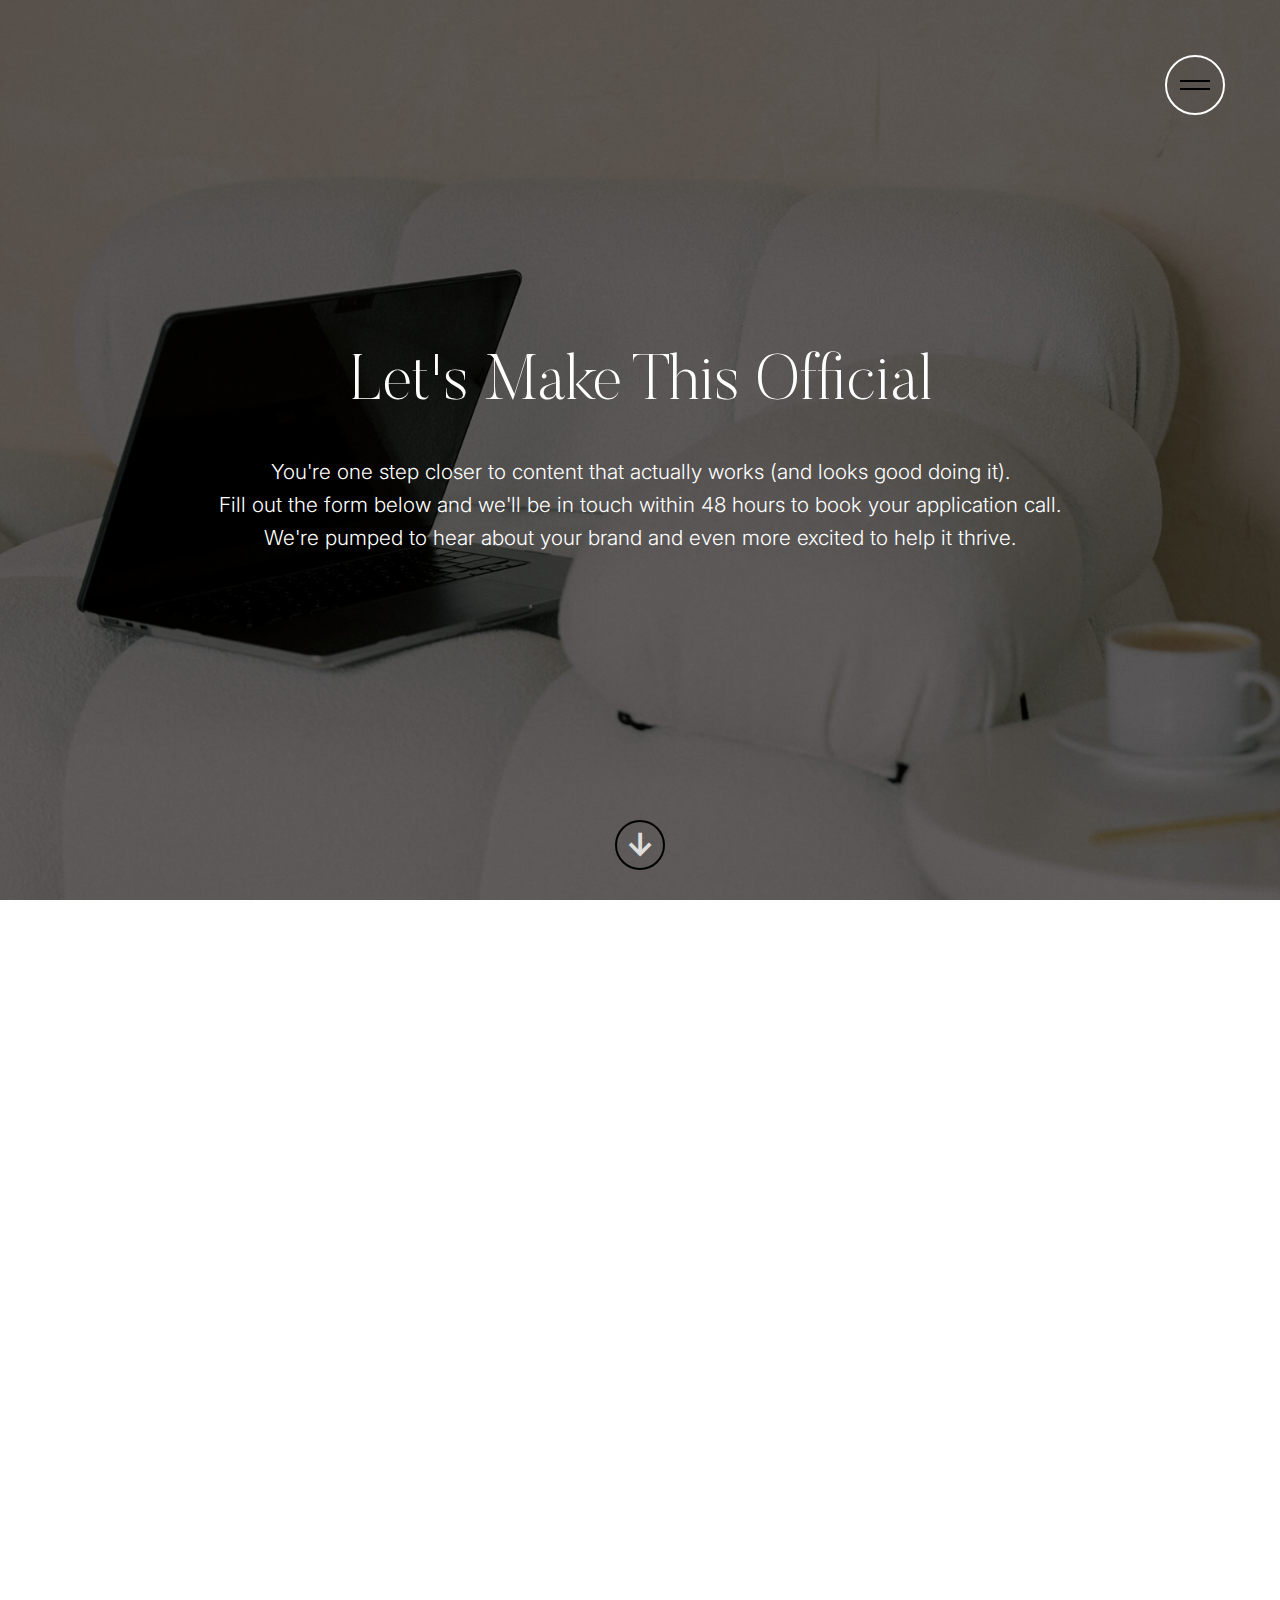
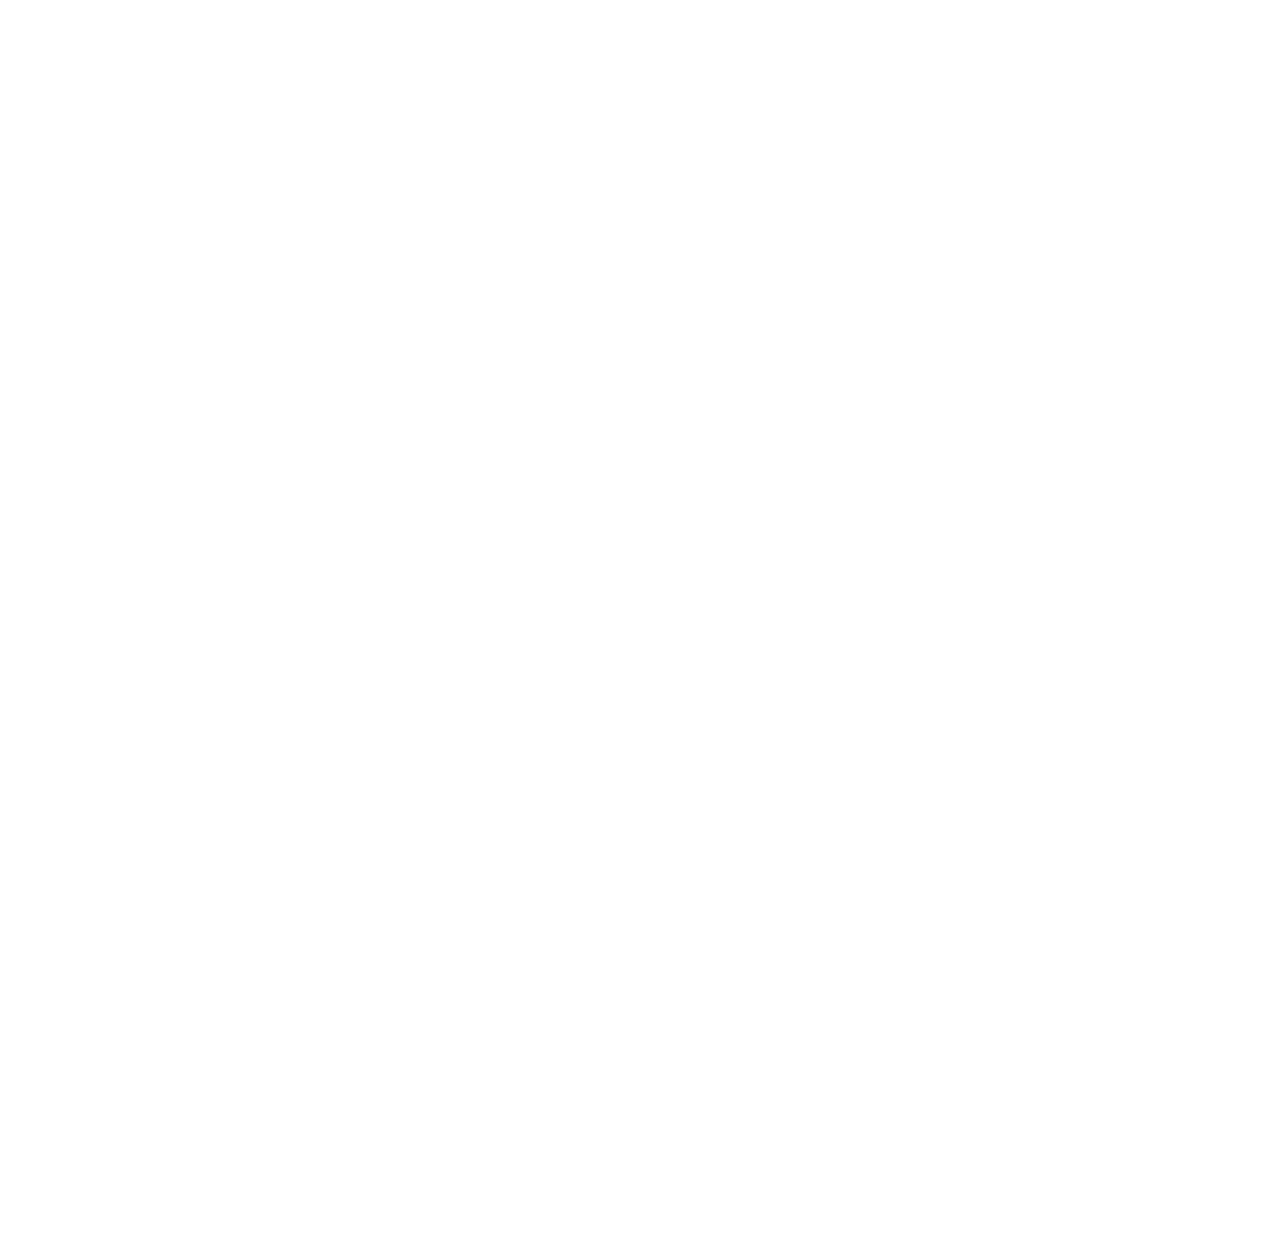
<file: contact.html>
<!DOCTYPE html>
<html lang="en">
<head>
  <!-- Basic Meta Tags -->
  <meta charset="UTF-8">
  <meta name="viewport" content="width=device-width, initial-scale=1.0">
  <meta http-equiv="X-UA-Compatible" content="IE=edge">
  
  <!-- SEO Meta Tags -->
  <title>Contact - Vibehaus Media | Let's Make This Official</title>
  <meta name="description" content="Ready to transform your brand's digital presence? Contact Vibehaus Media for social media management, content creation, and brand strategy. Let's create content that works.">
  <meta name="keywords" content="contact vibehaus media, social media management inquiry, brand strategy consultation, content creation services, instagram management">
  <meta name="author" content="Vibehaus Media">
  <meta name="robots" content="index, follow">
  
  <!-- Open Graph / Facebook -->
  <meta property="og:type" content="website">
  <meta property="og:url" content="https://www.vibehausmedia.co/contact.html">
  <meta property="og:title" content="Contact - Vibehaus Media | Let's Make This Official">
  <meta property="og:description" content="Ready to transform your brand's digital presence? Contact Vibehaus Media for social media management, content creation, and brand strategy.">
  <meta property="og:image" content="https://www.vibehausmedia.co/assets/contact-hero.jpg">
  
  <!-- Twitter Card -->
  <meta name="twitter:card" content="summary_large_image">
  <meta name="twitter:url" content="https://www.vibehausmedia.co/contact.html">
  <meta name="twitter:title" content="Contact - Vibehaus Media | Let's Make This Official">
  <meta name="twitter:description" content="Ready to transform your brand's digital presence? Contact Vibehaus Media for social media management, content creation, and brand strategy.">
  <meta name="twitter:image" content="https://www.vibehausmedia.co/assets/contact-hero.jpg">
  
  <!-- Favicons -->
  <link rel="apple-touch-icon" sizes="180x180" href="assets/apple-touch-icon.png">
  <link rel="icon" type="image/png" sizes="32x32" href="assets/favicon-32x32.png">
  <link rel="icon" type="image/png" sizes="16x16" href="assets/favicon-16x16.png">
  <link rel="manifest" href="assets/site.webmanifest">
  <link rel="mask-icon" href="assets/safari-pinned-tab.svg" color="#000000">
  <link rel="shortcut icon" href="assets/favicon.ico">
  <meta name="theme-color" content="#ffffff">
  
  <!-- Canonical URL -->
  <link rel="canonical" href="https://www.vibehausmedia.co/contact.html">
  
  <!-- CSS -->
  <style>
    /* Critical styles for above-the-fold content */
    .hero {
      position: relative;
      height: 100vh;
      background: linear-gradient(rgba(0, 0, 0, 0.4), rgba(0, 0, 0, 0.4)), url('assets/contact-hero.jpg');
      background-size: cover;
      background-position: center;
      background-attachment: fixed;
      display: flex;
      align-items: center;
      justify-content: center;
      text-align: center;
    }
    .overlay {
      position: absolute;
      top: 0;
      left: 0;
      width: 100%;
      height: 100%;
      background: rgba(0, 0, 0, 0.3);
      z-index: 1;
    }
    .hero-text {
      position: relative;
      z-index: 2;
      color: white;
      max-width: 800px;
      padding: 0 20px;
    }
    /* Hide loading flash */
    body { opacity: 0; transition: opacity 0.3s ease; }
    body.loaded { opacity: 1; }
  </style>
  <link rel="stylesheet" href="css/global.css">
  <link rel="stylesheet" href="css/contact.css">
  
  <!-- Fonts -->
  <link rel="preconnect" href="https://fonts.googleapis.com">
  <link rel="preconnect" href="https://fonts.gstatic.com" crossorigin>
  <link href="https://fonts.googleapis.com/css2?family=Inter:wght@400;500;600&display=swap" rel="stylesheet">
  
  <!-- Preload Critical Assets -->
  <link rel="preload" href="assets/contact-hero.jpg" as="image" type="image/jpeg" fetchpriority="high">
  <link rel="preload" href="assets/logo.png" as="image" type="image/png" fetchpriority="high">
  <link rel="preload" href="assets/contact.jpg" as="image" type="image/jpeg">
  
  <!-- JavaScript -->
  <script>
    // Remove loading state once page is ready
    window.addEventListener('load', function() {
      document.body.classList.add('loaded');
    });
  </script>
  <script src="js/script.js" defer></script>
</head>
<body>
    <!-- Header & Navigation -->
    <header class="header">
        <div class="hamburger" onclick="toggleMenu()">
            <div></div>
            <div></div>
        </div>
    </header>

    <nav class="nav-menu" id="navMenu">
        <div class="nav-content">
            <div class="nav-logo">
                <img src="assets/logo2.png" alt="Vibehaus Media Logo">
            </div>
            <ul class="nav-links">
                <li><a href="index.html">Home</a></li>
                <li><a href="about.html">About</a></li>
                <li><a href="services.html">Services</a></li>
                <li><a href="portfolio.html">Portfolio</a></li>
                <li><a href="contact.html">Contact</a></li>
            </ul>
        </div>
    </nav>

    <!-- Hero Section -->
    <section class="hero">
        <div class="overlay"></div>
        <div class="hero-text">
            <h1>Let's Make This Official</h1>
            <p>You're one step closer to content that actually works (and looks good doing it).<br>
            Fill out the form below and we'll be in touch within 48 hours to book your application call.<br>
            We're pumped to hear about your brand and even more excited to help it thrive.</p>
        </div>
        <div class="scroll-arrow">
            <span>&#8595;</span>
        </div>
    </section>

    <!-- Contact Form Section -->
    <section class="contact-section">
        <div class="container">
            <div class="contact-layout">
                <!-- Left Side - Contact Image -->
                <div class="contact-image">
                    <img src="assets/contact.jpg" alt="Vibehaus Media Contact" loading="lazy">
                </div>
                
                <!-- Right Side - Contact Form -->
                <div class="contact-form-wrapper">
                    <div class="form-header">
                        <h2>Tell Me A LITTLE About You!</h2>
                    </div>
                    
                    <form name="contact" method="POST" data-netlify="true" class="contact-form">
                        <input type="hidden" name="form-name" value="contact" />
                        
                        <!-- Personal Information -->
                        <div class="form-group">
                            <div class="form-row">
                                <div class="form-field">
                                    <label for="firstName">First Name*</label>
                                    <input type="text" id="firstName" name="firstName" placeholder="First Name" required>
                                </div>
                                <div class="form-field">
                                    <label for="lastName">Last Name*</label>
                                    <input type="text" id="lastName" name="lastName" placeholder="Last Name" required>
                                </div>
                            </div>
                        </div>
                        
                        <div class="form-group">
                            <label for="email">Email Address*</label>
                            <input type="email" id="email" name="email" placeholder="Email Address" required>
                        </div>
                        
                        <div class="form-group">
                            <label for="location">Where are you located (please include your timezone)?*</label>
                            <input type="text" id="location" name="location" placeholder="City, State (Timezone)" required>
                        </div>
                        
                        <div class="form-group">
                            <label for="businessName">Business Name*</label>
                            <input type="text" id="businessName" name="businessName" placeholder="Please insert your business name" required>
                        </div>
                        
                        <div class="form-group">
                            <label for="website">Website*</label>
                            <input type="url" id="website" name="website" placeholder="Please insert website link" required>
                        </div>
                        
                        <div class="form-group">
                            <label for="instagram">Instagram*</label>
                            <input type="url" id="instagram" name="instagram" placeholder="Please insert Instagram link" required>
                        </div>
                        
                        <!-- Tell Me About Your Biz Section -->
                        <div class="form-section">
                            <h3>Tell Me About Your Biz</h3>
                            
                            <div class="form-group">
                                <label for="services">What services do you offer or products do you sell?*</label>
                                <textarea id="services" name="services" placeholder="Be loud & proud in this answer!" rows="4" required></textarea>
                            </div>
                            
                            <div class="form-group">
                                <label for="currentMarketing">What do your current marketing efforts look like and why are you looking for a Social Media Manager?*</label>
                                <textarea id="currentMarketing" name="currentMarketing" placeholder="Are you running your socials on your own? What are you hoping for in hiring a SMM?" rows="4" required></textarea>
                            </div>
                        </div>
                        
                        <!-- What You're Looking For Section -->
                        <div class="form-section">
                            <h3>What You're Looking For</h3>
                            
                            <div class="form-group">
                                <label>What service(s) are you looking for?*</label>
                                <div class="checkbox-group">
                                    <label class="checkbox-label">
                                        <input type="checkbox" name="servicesLookingFor[]" value="Social Media Management">
                                        <span class="checkbox-custom"></span>
                                        Social Media Management
                                    </label>
                                    <label class="checkbox-label">
                                        <input type="checkbox" name="servicesLookingFor[]" value="Pinterest Management">
                                        <span class="checkbox-custom"></span>
                                        Pinterest Management
                                    </label>
                                    <label class="checkbox-label">
                                        <input type="checkbox" name="servicesLookingFor[]" value="Email Marketing">
                                        <span class="checkbox-custom"></span>
                                        Email Marketing
                                    </label>
                                    <label class="checkbox-label">
                                        <input type="checkbox" name="servicesLookingFor[]" value="The Design Studio">
                                        <span class="checkbox-custom"></span>
                                        The Design Studio
                                    </label>
                                    <label class="checkbox-label">
                                        <input type="checkbox" name="servicesLookingFor[]" value="The Express Brand">
                                        <span class="checkbox-custom"></span>
                                        The Express Brand
                                    </label>
                                </div>
                            </div>
                            
                            <div class="form-group">
                                <label>What platform(s) are you looking for us to manage?</label>
                                <div class="checkbox-group">
                                    <label class="checkbox-label">
                                        <input type="checkbox" name="platforms[]" value="Instagram">
                                        <span class="checkbox-custom"></span>
                                        Instagram
                                    </label>
                                    <label class="checkbox-label">
                                        <input type="checkbox" name="platforms[]" value="TikTok (Upon Approval)">
                                        <span class="checkbox-custom"></span>
                                        TikTok (Upon Approval)
                                    </label>
                                    <label class="checkbox-label">
                                        <input type="checkbox" name="platforms[]" value="Pinterest">
                                        <span class="checkbox-custom"></span>
                                        Pinterest
                                    </label>
                                    <label class="checkbox-label">
                                        <input type="checkbox" name="platforms[]" value="Email">
                                        <span class="checkbox-custom"></span>
                                        Email
                                    </label>
                                </div>
                            </div>
                            
                            <div class="form-group">
                                <label for="otherServices">Something you're looking for isn't on the list? Drop it here!</label>
                                <textarea id="otherServices" name="otherServices" placeholder="ie One time projects, collaborations, etc" rows="3"></textarea>
                            </div>
                        </div>
                        
                        <!-- The Extra Deets Section -->
                        <div class="form-section">
                            <h3>The Extra Deets</h3>
                            
                            <div class="form-group">
                                <label for="howDidYouFind">How did you find us?*</label>
                                <select id="howDidYouFind" name="howDidYouFind" required>
                                    <option value="">Select</option>
                                    <option value="Instagram">Instagram</option>
                                    <option value="TikTok">TikTok</option>
                                    <option value="Pinterest">Pinterest</option>
                                    <option value="Google Search">Google Search</option>
                                    <option value="Referral">Referral</option>
                                    <option value="Previous Client">Previous Client</option>
                                    <option value="Other">Other</option>
                                </select>
                            </div>
                            
                            <div class="form-group">
                                <label for="budget">What's your monthly budget?*</label>
                                <select id="budget" name="budget" required>
                                    <option value="">Please be open & honest with your answer!</option>
                                    <option value="Under $2,000">Under $2,000</option>
                                    <option value="$2,000 - $5,000">$2,000 - $5,000</option>
                                    <option value="$5,000 - $10,000">$5,000 - $10,000</option>
                                    <option value="$10,000+">$10,000+</option>
                                </select>
                            </div>
                            
                            <div class="form-group">
                                <label for="excitement">On a scale of 1 to 1 million, how excited are you about working together? ;)*</label>
                                <input type="text" id="excitement" name="excitement" placeholder="1 million bajillion I hope ;)" required>
                            </div>
                        </div>
                        
                        <div class="form-submit">
                            <button type="submit" class="btn submit-btn">I'M SO READY!</button>
                        </div>
                    </form>
                </div>
            </div>
        </div>
    </section>

    <!-- Footer -->
    <footer class="footer">
        <div class="footer-content">
            <div class="footer-logo">
                <img src="assets/logo.png" alt="Vibehaus Media Logo" />
            </div>
            
            <div class="footer-sections">
                <div class="footer-section">
                    <h4>Pages</h4>
                    <ul>
                        <li><a href="index.html">Home</a></li>
                        <li><a href="about.html">About</a></li>
                        <li><a href="services.html">Services</a></li>
                        <li><a href="portfolio.html">Portfolio</a></li>
                        <li><a href="contact.html">Contact</a></li>
                    </ul>
                </div>
                
                <div class="footer-section">
                    <h4>Legal</h4>
                    <ul>
                        <li><a href="terms.html">Terms of Service</a></li>
                        <li><a href="privacy.html">Privacy Policy</a></li>
                        <li><a href="cookies.html">Cookie Policy</a></li>
                    </ul>
                </div>
                
                <div class="footer-section">
                    <h4>Connect</h4>
                    <div class="social-links">
                        <a href="https://www.instagram.com/vibehausmediaco/" target="_blank" aria-label="Instagram">
                            <svg width="24" height="24" viewBox="0 0 24 24" fill="currentColor">
                                <path d="M12 2.163c3.204 0 3.584.012 4.85.07 3.252.148 4.771 1.691 4.919 4.919.058 1.265.069 1.645.069 4.849 0 3.205-.012 3.584-.069 4.849-.149 3.225-1.664 4.771-4.919 4.919-1.266.058-1.644.07-4.85.07-3.204 0-3.584-.012-4.849-.07-3.26-.149-4.771-1.699-4.919-4.92-.058-1.265-.07-1.644-.07-4.849 0-3.204.013-3.583.07-4.849.149-3.227 1.664-4.771 4.919-4.919 1.266-.057 1.645-.069 4.849-.069zm0-2.163c-3.259 0-3.667.014-4.947.072-4.358.2-6.78 2.618-6.98 6.98-.059 1.281-.073 1.689-.073 4.948 0 3.259.014 3.668.072 4.948.2 4.358 2.618 6.78 6.98 6.98 1.281.058 1.689.072 4.948.072 3.259 0 3.668-.014 4.948-.072 4.354-.2 6.782-2.618 6.979-6.98.059-1.28.073-1.689.073-4.948 0-3.259-.014-3.667-.072-4.947-.196-4.354-2.617-6.78-6.979-6.98-1.281-.059-1.69-.073-4.949-.073zm0 5.838c-3.403 0-6.162 2.759-6.162 6.162s2.759 6.163 6.162 6.163 6.162-2.759 6.162-6.163c0-3.403-2.759-6.162-6.162-6.162zm0 10.162c-2.209 0-4-1.79-4-4 0-2.209 1.791-4 4-4s4 1.791 4 4c0 2.21-1.791 4-4 4zm6.406-11.845c-.796 0-1.441.645-1.441 1.40s.645 1.44 1.441 1.44c.795 0 1.439-.645 1.439-1.44s-.644-1.44-1.439-1.44z"/>
                            </svg>
                        </a>
                        <a href="https://www.tiktok.com/@vibehausmediaco" target="_blank" aria-label="TikTok">
                            <svg width="24" height="24" viewBox="0 0 24 24" fill="currentColor">
                                <path d="M19.59 6.69a4.83 4.83 0 0 1-3.77-4.25V2h-3.45v13.67a2.89 2.89 0 0 1-5.2 1.74 2.89 2.89 0 0 1 2.31-4.64 2.93 2.93 0 0 1 .88.13V9.4a6.84 6.84 0 0 0-1-.05A6.33 6.33 0 0 0 5 20.1a6.34 6.34 0 0 0 10.86-4.43v-7a8.16 8.16 0 0 0 4.77 1.52v-3.4a4.85 4.85 0 0 1-1-.1z"/>
                            </svg>
                        </a>
                        <a href="mailto:hello@vibehausmedia.co" aria-label="Email">
                            <svg width="24" height="24" viewBox="0 0 24 24" fill="currentColor">
                                <path d="M20 4H4c-1.1 0-1.99.9-1.99 2L2 18c0 1.1.9 2 2 2h16c1.1 0 2-.9 2-2V6c0-1.1-.9-2-2-2zm0 4l-8 5-8-5V6l8 5 8-5v2z"/>
                            </svg>
                        </a>
                    </div>
                </div>
            </div>
            
            <div class="footer-bottom">
                <p>&copy; 2025 Vibehaus Media. All rights reserved.</p>
            </div>
        </div>
    </footer>

    <script src="js/script.js"></script>
</body>
</html>
</file>
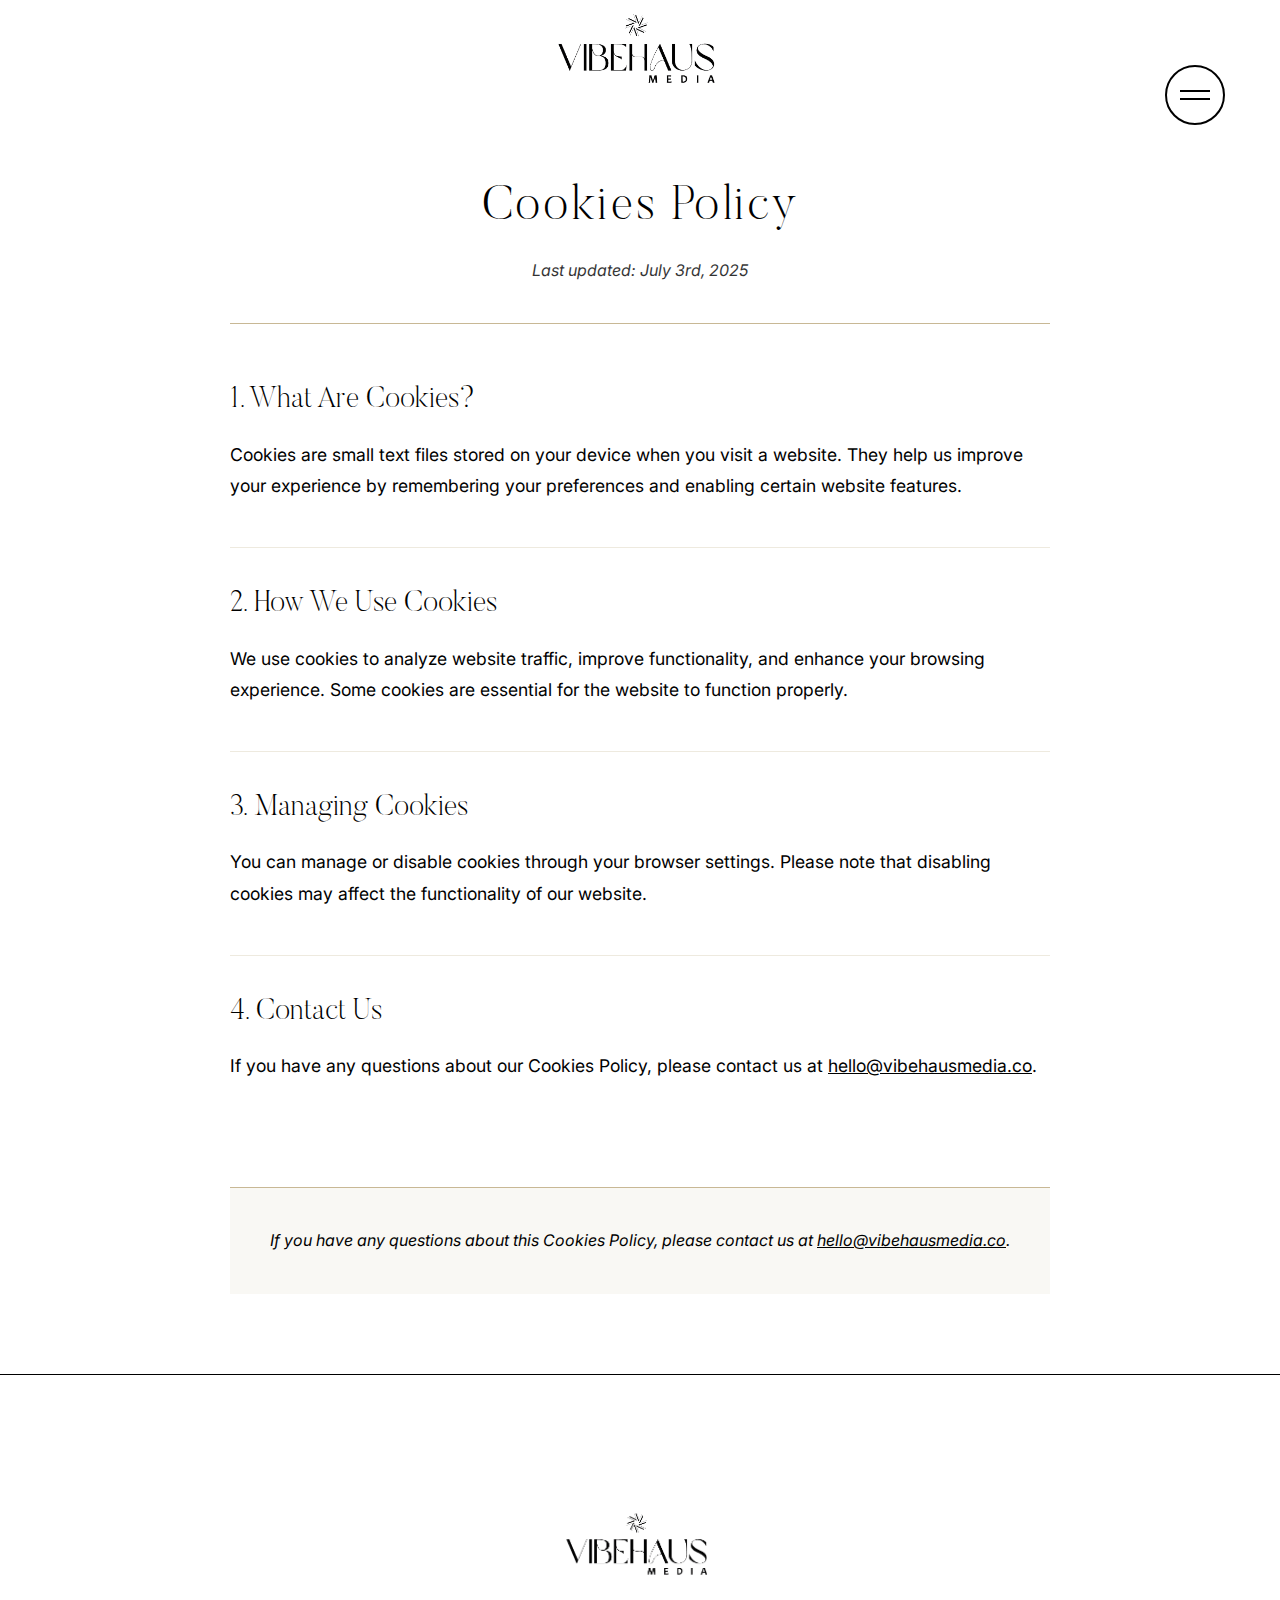
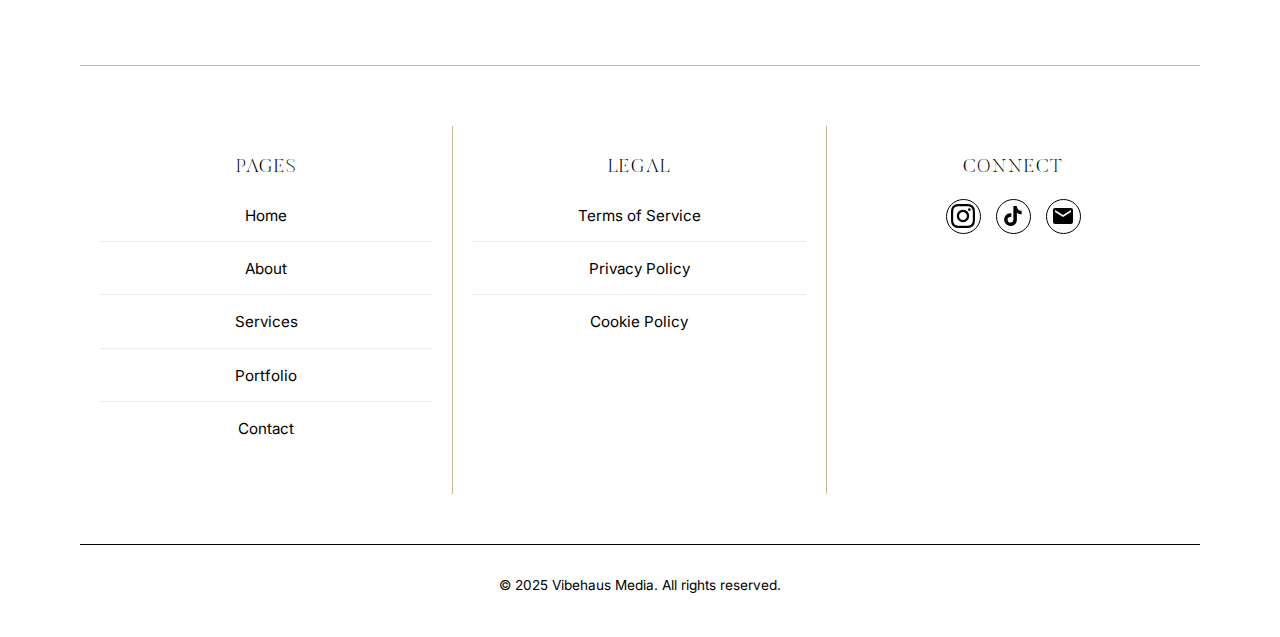
<file: cookies.html>
<!DOCTYPE html>
<html lang="en">
<head>
  <meta charset="UTF-8" />
  <meta name="viewport" content="width=device-width, initial-scale=1.0" />
  <title>Cookies Policy - Vibehaus Media</title>
  <link rel="stylesheet" href="css/global.css" />
  <link rel="stylesheet" href="css/legal.css" />
  <script src="js/script.js" defer></script>
  <link href="https://fonts.googleapis.com/css2?family=Inter:wght@400;500&family=Playfair+Display:ital,wght@0,400;0,600;1,400&display=swap" rel="stylesheet">
</head>
<body>
  <!-- HEADER -->
  <header class="header">
    <div class="logo-nav">
      <a href="index.html" class="logo">
        <img src="assets/logo.png" alt="Vibehaus Media Logo" />
      </a>
    </div>
    <div class="hamburger" onclick="toggleMenu()">
      <div></div>
      <div></div>
    </div>
  </header>

  <!-- Navigation Menu -->
  <nav class="nav-menu" id="navMenu">
    <div class="nav-close" onclick="toggleMenu()">
      <span>&times;</span>
    </div>
    <div class="nav-content">
      <div class="nav-logo">
        <img src="assets/logo2.png" alt="Vibehaus Media Logo" />
      </div>
      <ul class="nav-links">
        <li><a href="index.html">Home</a></li>
        <li><a href="about.html">About</a></li>
        <li><a href="services.html">Services</a></li>
        <li><a href="portfolio.html">Portfolio</a></li>
        <li><a href="contact.html">Contact</a></li>
      </ul>
    </div>
  </nav>

  <!-- LEGAL CONTENT -->
  <main class="legal-main">
    <div class="legal-container">
      <header class="legal-header">
        <h1>Cookies Policy</h1>
        <p class="last-updated">Last updated: July 3rd, 2025</p>
      </header>

      <div class="legal-content">
        <section class="legal-section">
          <h2>1. What Are Cookies?</h2>
          <p>Cookies are small text files stored on your device when you visit a website. They help us improve your experience by remembering your preferences and enabling certain website features.</p>
        </section>

        <section class="legal-section">
          <h2>2. How We Use Cookies</h2>
          <p>We use cookies to analyze website traffic, improve functionality, and enhance your browsing experience. Some cookies are essential for the website to function properly.</p>
        </section>

        <section class="legal-section">
          <h2>3. Managing Cookies</h2>
          <p>You can manage or disable cookies through your browser settings. Please note that disabling cookies may affect the functionality of our website.</p>
        </section>

        <section class="legal-section">
          <h2>4. Contact Us</h2>
          <p>If you have any questions about our Cookies Policy, please contact us at <a href="mailto:hello@vibehausmedia.co">hello@vibehausmedia.co</a>.</p>
        </section>
      </div>

      <div class="legal-footer">
        <p>If you have any questions about this Cookies Policy, please contact us at <a href="mailto:hello@vibehausmedia.co">hello@vibehausmedia.co</a>.</p>
      </div>
    </div>
  </main>

  <!-- FOOTER -->
  <footer class="footer">
    <div class="footer-content">
      <div class="footer-logo">
        <img src="assets/logo.png" alt="Vibehaus Media Logo" />
      </div>
      
      <div class="footer-sections">
        <div class="footer-section">
          <h4>Pages</h4>
          <ul>
            <li><a href="index.html">Home</a></li>
            <li><a href="about.html">About</a></li>
            <li><a href="services.html">Services</a></li>
            <li><a href="portfolio.html">Portfolio</a></li>
            <li><a href="contact.html">Contact</a></li>
          </ul>
        </div>
        
        <div class="footer-section">
          <h4>Legal</h4>
          <ul>
            <li><a href="terms.html">Terms of Service</a></li>
            <li><a href="privacy.html">Privacy Policy</a></li>
            <li><a href="cookies.html">Cookie Policy</a></li>
          </ul>
        </div>
        
        <div class="footer-section">
          <h4>Connect</h4>
          <div class="social-links">
            <a href="https://www.instagram.com/vibehausmediaco/" target="_blank" aria-label="Instagram">
              <svg width="24" height="24" viewBox="0 0 24 24" fill="currentColor">
                <path d="M12 2.163c3.204 0 3.584.012 4.85.07 3.252.148 4.771 1.691 4.919 4.919.058 1.265.069 1.645.069 4.849 0 3.205-.012 3.584-.069 4.849-.149 3.225-1.664 4.771-4.919 4.919-1.266.058-1.644.07-4.85.07-3.204 0-3.584-.012-4.849-.07-3.26-.149-4.771-1.699-4.919-4.92-.058-1.265-.07-1.644-.07-4.849 0-3.204.013-3.583.07-4.849.149-3.227 1.664-4.771 4.919-4.919 1.266-.057 1.645-.069 4.849-.069zm0-2.163c-3.259 0-3.667.014-4.947.072-4.358.2-6.78 2.618-6.98 6.98-.059 1.281-.073 1.689-.073 4.948 0 3.259.014 3.668.072 4.948.2 4.358 2.618 6.78 6.98 6.98 1.281.058 1.689.072 4.948.072 3.259 0 3.668-.014 4.948-.072 4.354-.2 6.782-2.618 6.979-6.98.059-1.28.073-1.689.073-4.948 0-3.259-.014-3.667-.072-4.947-.196-4.354-2.617-6.78-6.979-6.98-1.281-.059-1.69-.073-4.949-.073zm0 5.838c-3.403 0-6.162 2.759-6.162 6.162s2.759 6.163 6.162 6.163 6.162-2.759 6.162-6.163c0-3.403-2.759-6.162-6.162-6.162zm0 10.162c-2.209 0-4-1.79-4-4 0-2.209 1.791-4 4-4s4 1.791 4 4c0 2.21-1.791 4-4 4zm6.406-11.845c-.796 0-1.441.645-1.441 1.44s.645 1.44 1.441 1.44c.795 0 1.439-.645 1.439-1.44s-.644-1.44-1.439-1.44z"/>
              </svg>
            </a>
            <a href="https://www.tiktok.com/@vibehausmediaco" target="_blank" aria-label="TikTok">
              <svg width="24" height="24" viewBox="0 0 24 24" fill="currentColor">
                <path d="M19.59 6.69a4.83 4.83 0 0 1-3.77-4.25V2h-3.45v13.67a2.89 2.89 0 0 1-5.2 1.74 2.89 2.89 0 0 1 2.31-4.64 2.93 2.93 0 0 1 .88.13V9.4a6.84 6.84 0 0 0-1-.05A6.33 6.33 0 0 0 5 20.1a6.34 6.34 0 0 0 10.86-4.43v-7a8.16 8.16 0 0 0 4.77 1.52v-3.4a4.85 4.85 0 0 1-1-.1z"/>
              </svg>
            </a>
            <a href="mailto:hello@vibehausmedia.co" aria-label="Email">
              <svg width="24" height="24" viewBox="0 0 24 24" fill="currentColor">
                <path d="M20 4H4c-1.1 0-1.99.9-1.99 2L2 18c0 1.1.9 2 2 2h16c1.1 0 2-.9 2-2V6c0-1.1-.9-2-2-2zm0 4l-8 5-8-5V6l8 5 8-5v2z"/>
              </svg>
            </a>
          </div>
        </div>
      </div>
      
      <div class="footer-bottom">
        <p>&copy; 2025 Vibehaus Media. All rights reserved.</p>
      </div>
    </div>
  </footer>
</body>
</html>
</file>
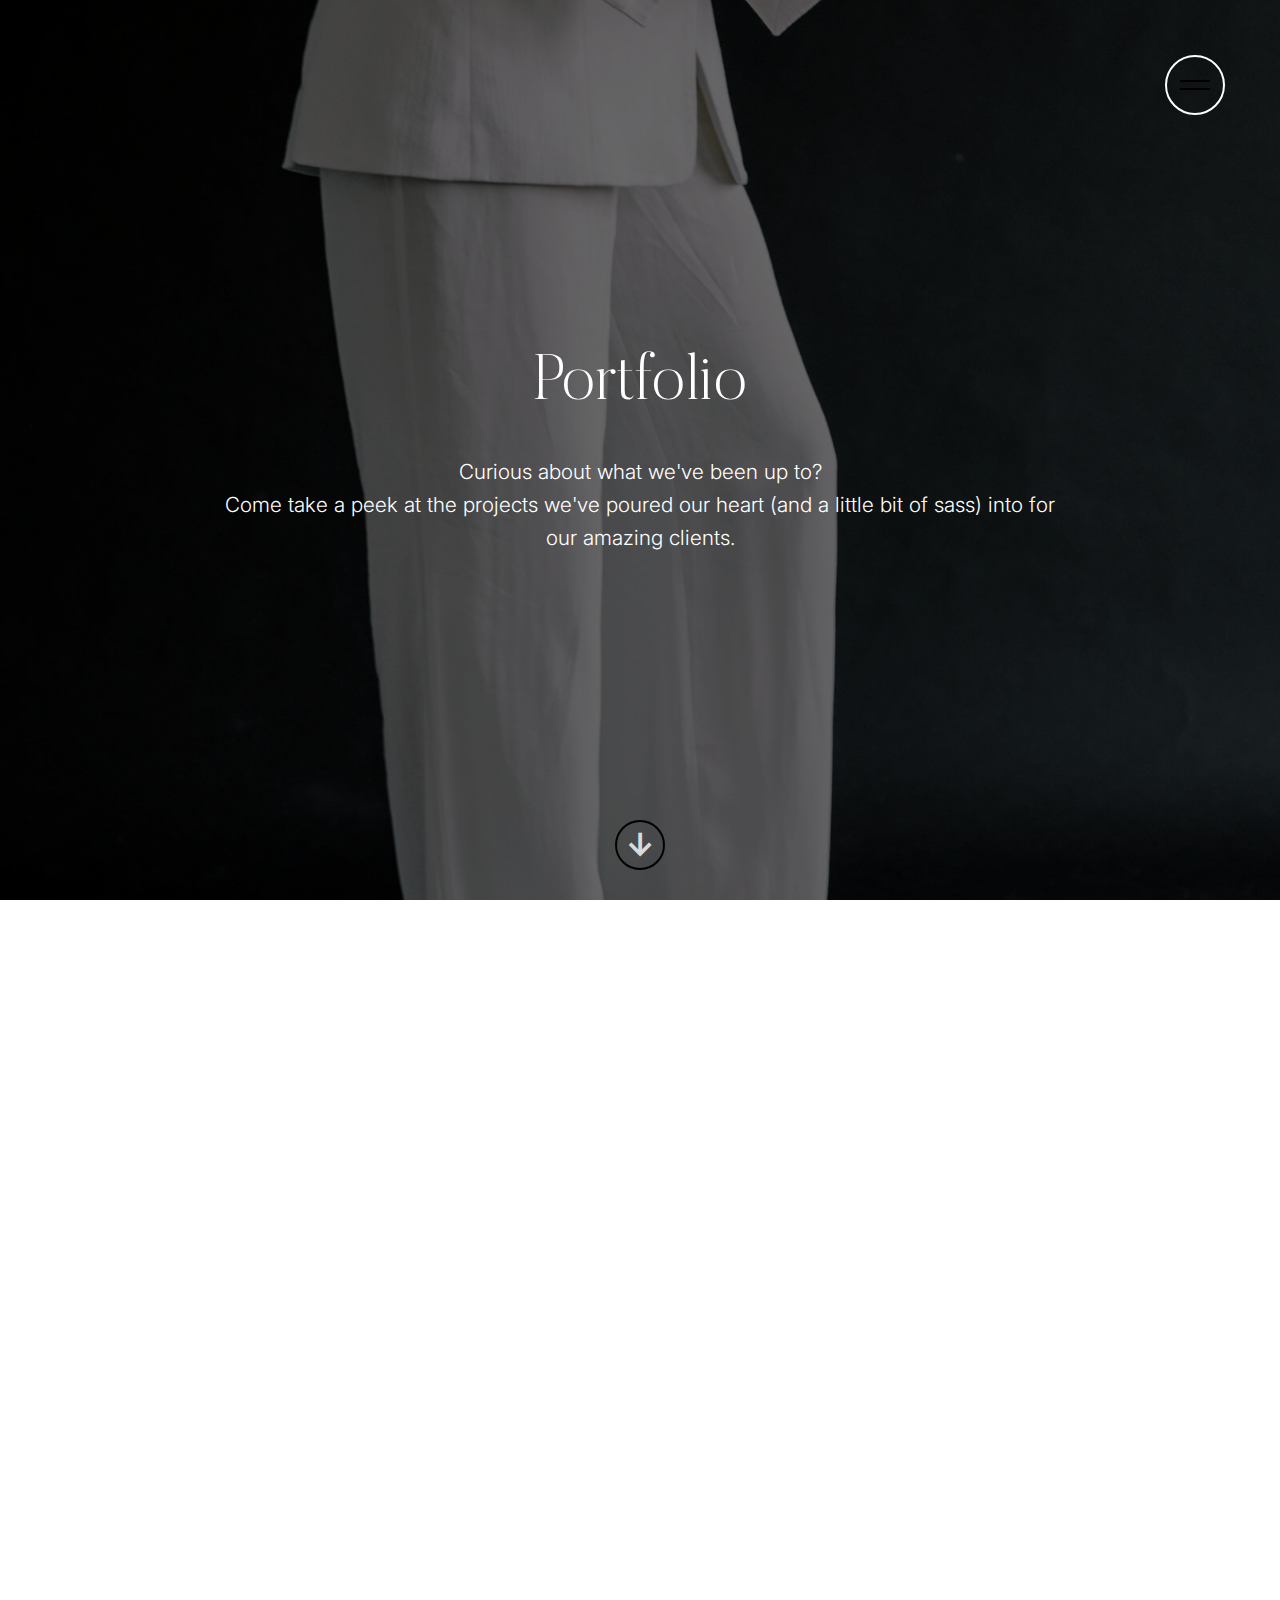
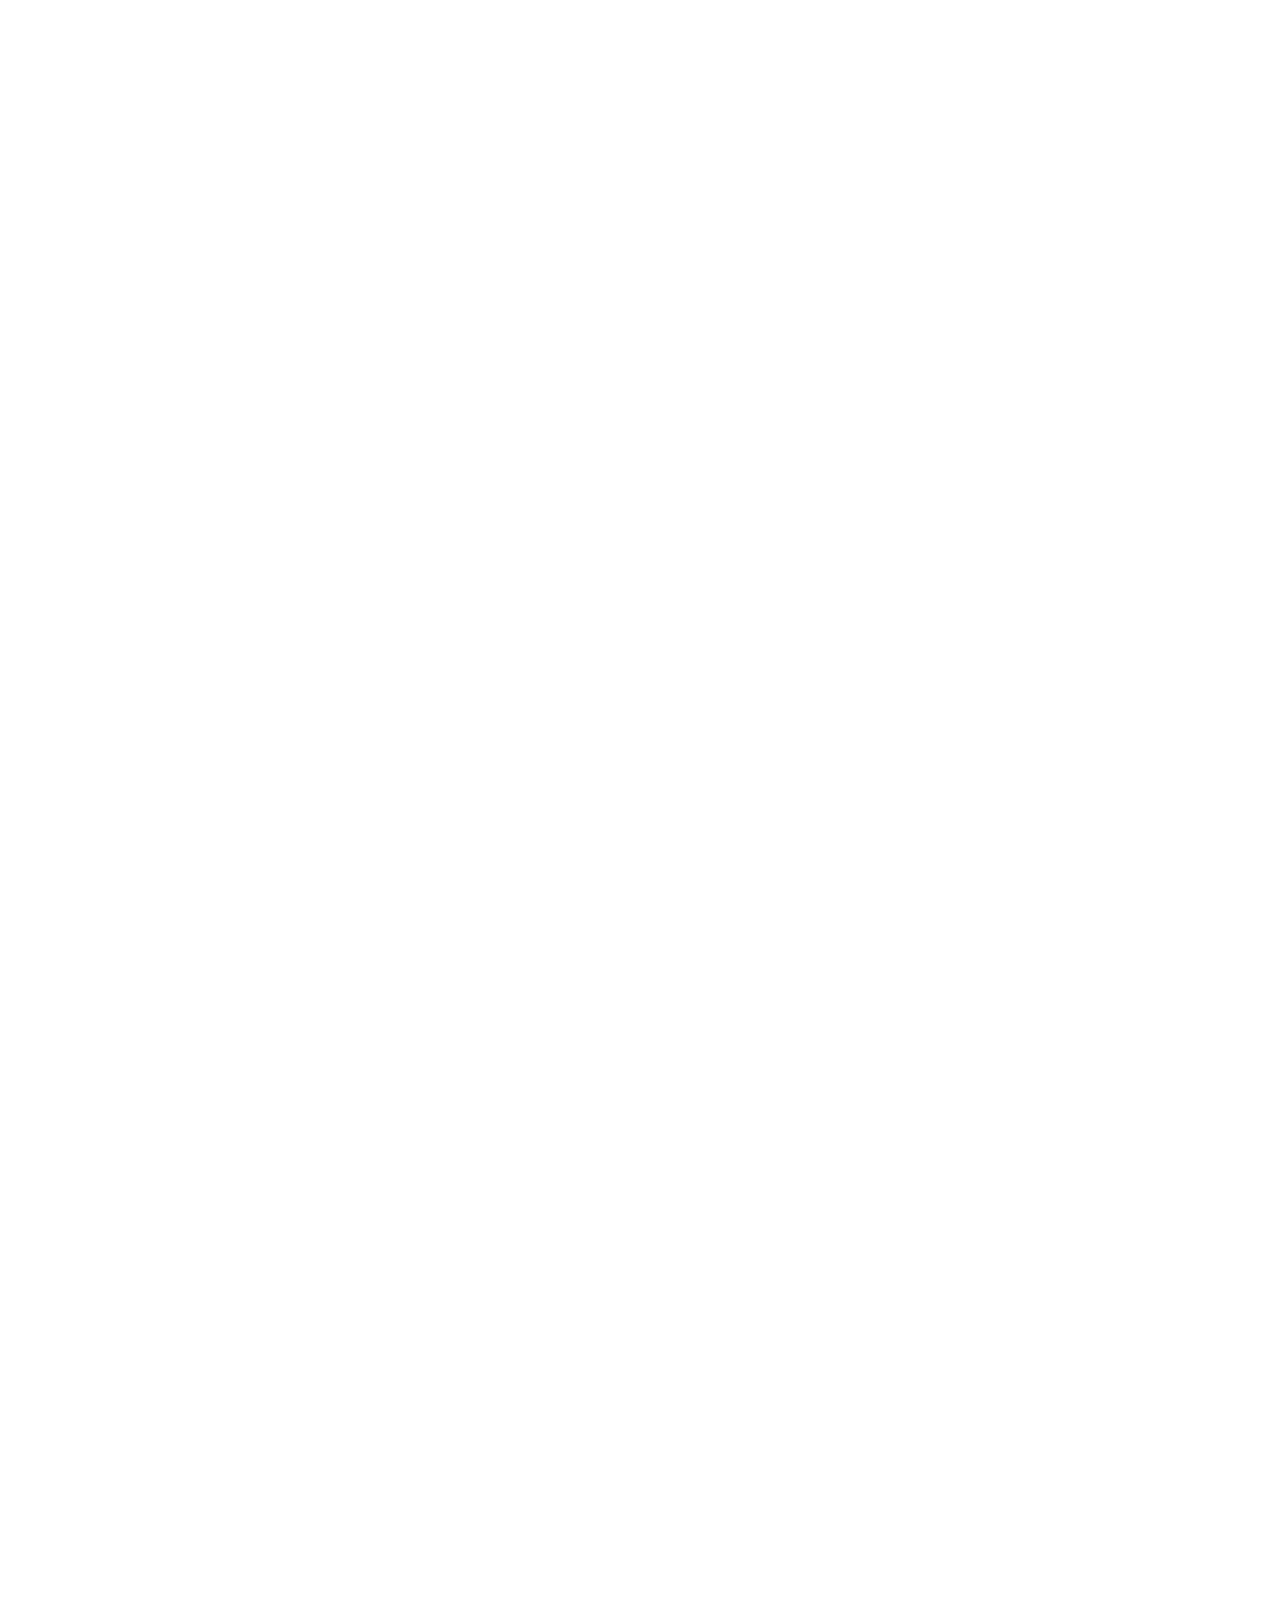
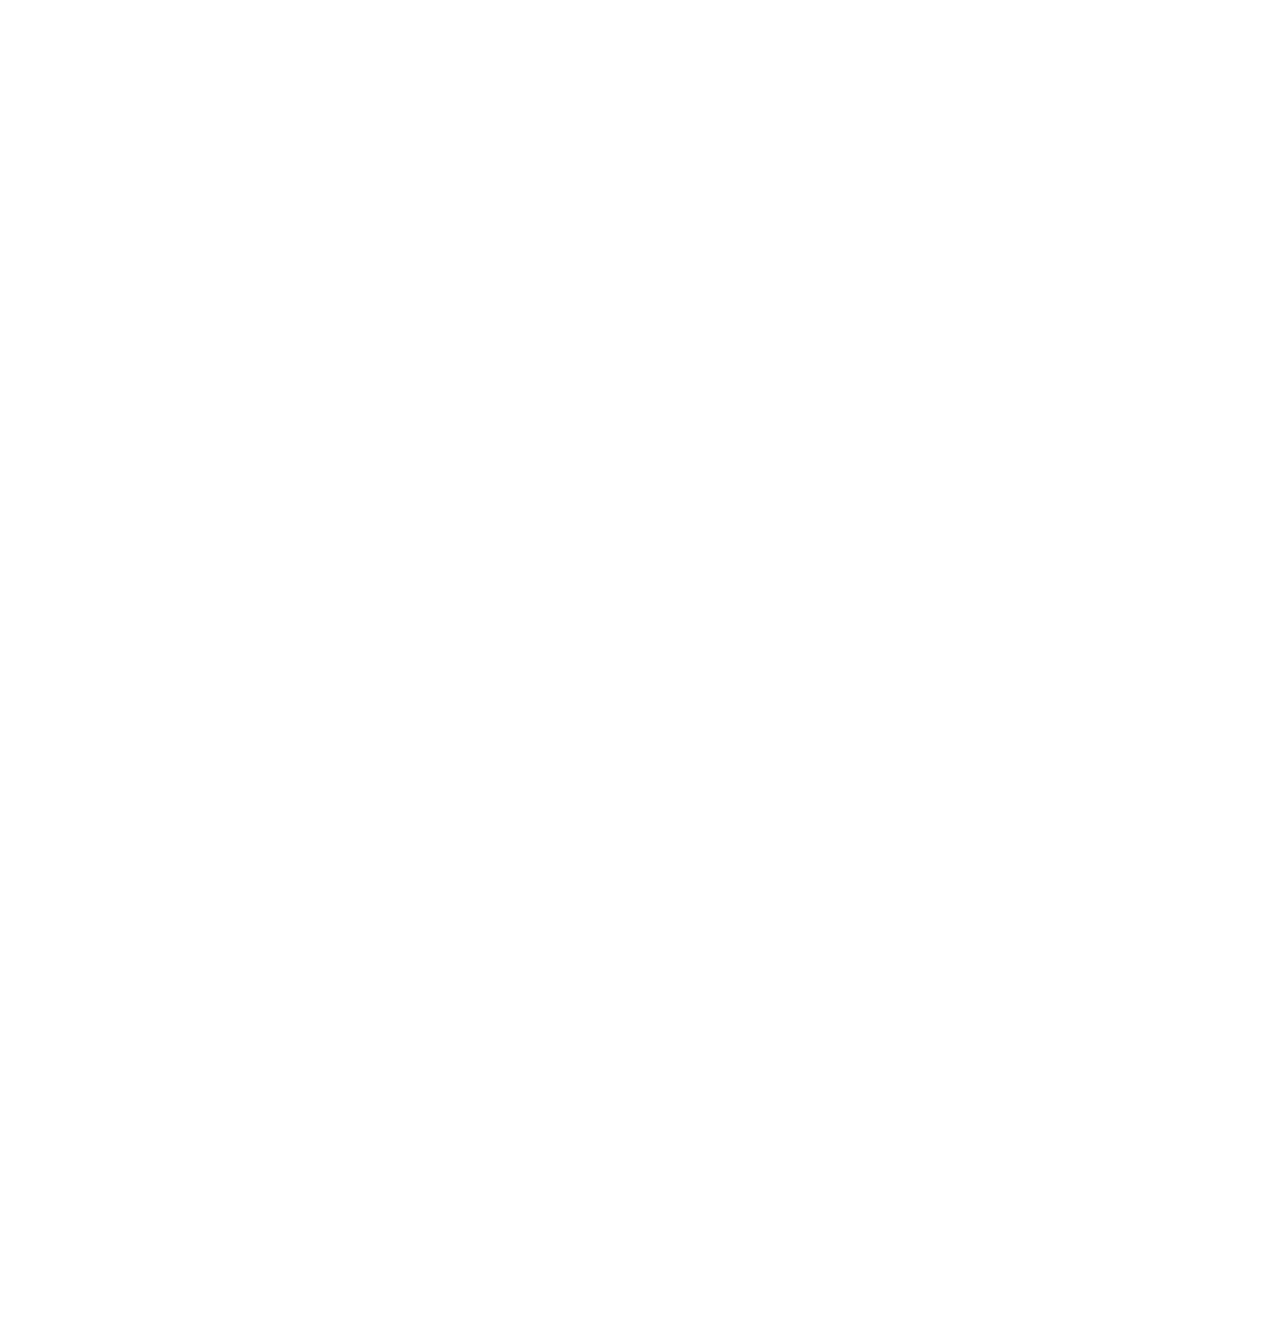
<file: portfolio.html>
<!DOCTYPE html>
<html lang="en">
<head>
  <!-- Basic Meta Tags -->
  <meta charset="UTF-8">
  <meta name="viewport" content="width=device-width, initial-scale=1.0">
  <meta http-equiv="X-UA-Compatible" content="IE=edge">
  
  <!-- SEO Meta Tags -->
  <title>Portfolio - Vibehaus Media | Our Best Work & Client Success Stories</title>
  <meta name="description" content="Explore Vibehaus Media's portfolio of successful social media campaigns and brand transformations. See how we've helped clients achieve scroll-stopping content and real results.">
  <meta name="keywords" content="vibehaus media portfolio, social media campaigns, brand transformation, content strategy examples, instagram feed design, client success stories">
  <meta name="author" content="Vibehaus Media">
  <meta name="robots" content="index, follow">
  
  <!-- Open Graph / Facebook -->
  <meta property="og:type" content="website">
  <meta property="og:url" content="https://www.vibehausmedia.co/portfolio.html">
  <meta property="og:title" content="Portfolio - Vibehaus Media | Our Best Work & Client Success Stories">
  <meta property="og:description" content="Explore Vibehaus Media's portfolio of successful social media campaigns and brand transformations. See scroll-stopping content that delivers real results.">
  <meta property="og:image" content="https://www.vibehausmedia.co/assets/portfolio-hero.jpg">
  
  <!-- Twitter Card -->
  <meta name="twitter:card" content="summary_large_image">
  <meta name="twitter:url" content="https://www.vibehausmedia.co/portfolio.html">
  <meta name="twitter:title" content="Portfolio - Vibehaus Media | Our Best Work & Client Success Stories">
  <meta name="twitter:description" content="Explore Vibehaus Media's portfolio of successful social media campaigns and brand transformations. See scroll-stopping content that delivers real results.">
  <meta name="twitter:image" content="https://www.vibehausmedia.co/assets/portfolio-hero.jpg">
  
  <!-- Favicons -->
  <link rel="apple-touch-icon" sizes="180x180" href="assets/apple-touch-icon.png">
  <link rel="icon" type="image/png" sizes="32x32" href="assets/favicon-32x32.png">
  <link rel="icon" type="image/png" sizes="16x16" href="assets/favicon-16x16.png">
  <link rel="manifest" href="assets/site.webmanifest">
  <link rel="mask-icon" href="assets/safari-pinned-tab.svg" color="#000000">
  <link rel="shortcut icon" href="assets/favicon.ico">
  <meta name="theme-color" content="#ffffff">
  
  <!-- Canonical URL -->
  <link rel="canonical" href="https://www.vibehausmedia.co/portfolio.html">
  
  <!-- CSS -->
  <link rel="stylesheet" href="css/global.css">
  <link rel="stylesheet" href="css/portfolio.css">
  
  <!-- Fonts -->
  <link rel="preconnect" href="https://fonts.googleapis.com">
  <link rel="preconnect" href="https://fonts.gstatic.com" crossorigin>
  <link href="https://fonts.googleapis.com/css2?family=Inter:wght@400;500;600&display=swap" rel="stylesheet">
  
  <!-- Preload Critical Assets -->
  <link rel="preload" href="assets/portfolio-hero.jpg" as="image" type="image/jpeg">
  <link rel="preload" href="assets/logo.png" as="image" type="image/png">
  
  <!-- JavaScript -->
  <script src="js/script.js" defer></script>
</head>
<body>
    <!-- Header & Navigation -->
    <header class="header">
        <div class="hamburger" onclick="toggleMenu()">
            <div></div>
            <div></div>
        </div>
    </header>

    <nav class="nav-menu" id="navMenu">
        <div class="nav-content">
            <div class="nav-logo">
                <img src="assets/logo2.png" alt="Vibehaus Media Logo">
            </div>
            <ul class="nav-links">
                <li><a href="index.html">Home</a></li>
                <li><a href="about.html">About</a></li>
                <li><a href="services.html">Services</a></li>
                <li><a href="portfolio.html">Portfolio</a></li>
                <li><a href="contact.html">Contact</a></li>
            </ul>
        </div>
    </nav>

    <!-- Hero Section -->
    <section class="hero">
        <div class="overlay"></div>
        <div class="hero-text">
            <h1>Portfolio</h1>
            <p>Curious about what we've been up to?<br>
            Come take a peek at the projects we've poured our heart (and a little bit of sass) into for our amazing clients.</p>
        </div>
        <div class="scroll-arrow">
            <span>&#8595;</span>
        </div>
    </section>

    <!-- Portfolio Introduction Section -->
    <section class="portfolio-intro-section">
        <div class="container">
            <h2>Drowning in the noise? we get it</h2>
            <p>We're <strong>VIBEHAUS MEDIA!</strong> A <em>full-service</em> social media & creative studio obsessed with <strong>BIG IDEAS</strong> and backed by <em>solid strategy.</em> Based in <strong>UK</strong> but serving wherever your brand needs to go.</p>
            <p>Everything we create is <em>custom-crafted</em> to help you cut through the clutter, tell your story, and connect with your people, <strong>ONLINE AND OFF.</strong></p>
        </div>
    </section>

    <!-- Portfolio Grid Section -->
    <section class="portfolio-grid-section">
        <div class="container">
            <div class="portfolio-grid">
                <div class="portfolio-item" onclick="openPortfolio(1)">
                    <img src="assets/portfolio1-1.jpg" alt="Bare Beauty Portfolio">
                    <div class="portfolio-overlay">
                        <div class="portfolio-info">
                            <h3>Bare Beauty</h3>
                            <p>Feed Redesign | Brand Messaging | Organic Strategy</p>
                        </div>
                    </div>
                </div>
                
                <div class="portfolio-item" onclick="openPortfolio(2)">
                    <img src="assets/portfolio2-1.jpg" alt="Elysian Home Portfolio">
                    <div class="portfolio-overlay">
                        <div class="portfolio-info">
                            <h3>Elysian Home</h3>
                            <p>Feed Redesign | Visual Identity | Content Strategy</p>
                        </div>
                    </div>
                </div>
                
                <div class="portfolio-item" onclick="openPortfolio(3)">
                    <img src="assets/portfolio3-1.jpg" alt="EmpowerHer Portfolio">
                    <div class="portfolio-overlay">
                        <div class="portfolio-info">
                            <h3>EmpowerHer</h3>
                            <p>Feed Redesign | Brand Cohesion | Wellness Messaging</p>
                        </div>
                    </div>
                </div>
                
                <div class="portfolio-item" onclick="openPortfolio(4)">
                    <img src="assets/portfolio4-1.jpg" alt="Enchanté Portfolio">
                    <div class="portfolio-overlay">
                        <div class="portfolio-info">
                            <h3>Enchanté</h3>
                            <p>Feed Redesign | Brand Refinement | Visual Storytelling</p>
                        </div>
                    </div>
                </div>
                
                <div class="portfolio-item" onclick="openPortfolio(5)">
                    <img src="assets/portfolio5-1.jpg" alt="Evolve Yoga Studio Portfolio">
                    <div class="portfolio-overlay">
                        <div class="portfolio-info">
                            <h3>Evolve Yoga Studio</h3>
                            <p>Feed Redesign | Brand Identity | Wellness Content Flow</p>
                        </div>
                    </div>
                </div>
                
                <div class="portfolio-item" onclick="openPortfolio(6)">
                    <img src="assets/portfolio6-1.jpg" alt="Nailed Portfolio">
                    <div class="portfolio-overlay">
                        <div class="portfolio-info">
                            <h3>Nailed</h3>
                            <p>Feed Redesign | Brand Identity | Sales-Driven Visuals</p>
                        </div>
                    </div>
                </div>
                
                <div class="portfolio-item" onclick="openPortfolio(7)">
                    <img src="assets/portfolio7-1.jpg" alt="Pure Balance Portfolio">
                    <div class="portfolio-overlay">
                        <div class="portfolio-info">
                            <h3>Pure Balance</h3>
                            <p>Feed Redesign | Story Highlights | Brand Cohesion | Organic Growth Strategy</p>
                        </div>
                    </div>
                </div>
                
                <div class="portfolio-item" onclick="openPortfolio(8)">
                    <img src="assets/portfolio8-1.jpg" alt="Serenova Portfolio">
                    <div class="portfolio-overlay">
                        <div class="portfolio-info">
                            <h3>Serenova</h3>
                            <p>Feed Redesign | Brand Identity | Content Direction | Organic Growth</p>
                        </div>
                    </div>
                </div>
            </div>
        </div>
    </section>

    <!-- Project Detail Section -->
    <section class="project-detail" id="projectDetail" style="display: none;">
        <div class="project-header">
            <button class="back-btn" onclick="closeProject()">← Back to Portfolio</button>
            <div class="project-title">
                <h1 id="projectTitle">Bare Beauty</h1>
                <p id="projectScope">Feed Redesign | Brand Messaging | Organic Strategy</p>
            </div>
        </div>
        
        <div class="project-content" id="projectContent">
            <!-- Project 1: Bare Beauty Content -->
            <div class="project-section" id="project1Content">
                <div class="container">
                    <!-- Project Overview -->
                    <div class="project-overview">
                        <div class="overview-content">
                            <h2>Bare Beauty: From Basic to Binge-Worthy</h2>
                            <div class="project-meta">
                                <span class="meta-item"><strong>Project Scope:</strong> Feed Redesign | Brand Messaging | Organic Strategy</span>
                            </div>
                            <div class="before-after">
                                <div class="before-after-item">
                                    <h4>Before:</h4>
                                    <p>Random product shots. Inconsistent colors. No real story.</p>
                                </div>
                                <div class="before-after-item">
                                    <h4>After:</h4>
                                    <p>Cohesive. Calming. Conversion-Ready. We transformed Bare Beauty's grid into a luxury skincare vibe that says, "yes, I'm that brand."</p>
                                </div>
                            </div>
                        </div>
                        <div class="overview-image">
                            <img src="assets/portfolio1-1.jpg" alt="Bare Beauty Main Image">
                        </div>
                    </div>
                    
                    <!-- Strategy Section -->
                    <div class="strategy-section">
                        <h3>Our Approach</h3>
                        <p>We used strategic storytelling, warm neutral tones, and scroll-stopping visuals to boost brand authority and create content that actually sells. No ad budget? No problem. Our redesign helped them reach 14,000+ accounts organically.</p>
                        
                        <div class="highlights-grid">
                            <div class="highlight-item">
                                <h4>Feed Redesign</h4>
                                <p>Redesigned feed with emotionally driven visuals</p>
                            </div>
                            <div class="highlight-item">
                                <h4>Strategic Content</h4>
                                <p>Content aligned to real customer struggles + skin solutions</p>
                            </div>
                            <div class="highlight-item">
                                <h4>Psychology-Based Messaging</h4>
                                <p>Messaging that builds trust and triggers sales psychology</p>
                            </div>
                        </div>
                    </div>
                    
                    <!-- Visual Gallery -->
                    <div class="visual-gallery">
                        <h3>Visual Transformation</h3>
                        <div class="gallery-layout">
                            <div class="gallery-grid-small">
                                <div class="gallery-item-small">
                                    <img src="assets/portfolio1-2.jpg" alt="Before and After Comparison">
                                </div>
                                <div class="gallery-item-small">
                                    <img src="assets/portfolio1-3.jpg" alt="Brand Color Palette">
                                </div>
                                <div class="gallery-item-small">
                                    <img src="assets/portfolio1-4.jpg" alt="Content Templates">
                                </div>
                                <div class="gallery-item-small">
                                    <img src="assets/portfolio1-5.jpg" alt="Engagement Analytics">
                                </div>
                            </div>
                            <div class="gallery-large">
                                <div class="gallery-item-large">
                                    <img src="assets/portfolio1-6.jpg" alt="Final Instagram Feed">
                                </div>
                            </div>
                        </div>
                    </div>
                    
                    <!-- Results Section -->
                    <div class="results-section">
                        <h3>Impact & Results</h3>
                        <div class="results-grid">
                            <div class="result-card">
                                <div class="result-stat">+625%</div>
                                <div class="result-desc">Reach from non-followers</div>
                            </div>
                            <div class="result-card">
                                <div class="result-stat">+233%</div>
                                <div class="result-desc">Growth from followers</div>
                            </div>
                            <div class="result-card">
                                <div class="result-stat">14K+</div>
                                <div class="result-desc">Accounts reached organically</div>
                            </div>
                        </div>
                    </div>
                </div>
            </div>
            
            <!-- Project 2: Elysian Home Content -->
            <div class="project-section" id="project2Content" style="display: none;">
                <div class="container">
                    <!-- Project Overview -->
                    <div class="project-overview">
                        <div class="overview-content">
                            <h2>Elysian Home: Elevated Feeds for Elevated Spaces</h2>
                            <div class="project-meta">
                                <span class="meta-item"><strong>Project Scope:</strong> Feed Redesign | Visual Identity | Content Strategy</span>
                            </div>
                            <div class="before-after">
                                <div class="before-after-item">
                                    <h4>Before:</h4>
                                    <p>Visual chaos. No brand cohesion. Felt more like a Pinterest board than a polished brand.</p>
                                </div>
                                <div class="before-after-item">
                                    <h4>After:</h4>
                                    <p>A sophisticated, light-filled layout with earthy tones and thoughtful design. We crafted a cohesive digital experience that mirrors the elegance of Elysian's interior design work.</p>
                                </div>
                            </div>
                        </div>
                        <div class="overview-image">
                            <img src="assets/portfolio2-1.jpg" alt="Elysian Home Main Image">
                        </div>
                    </div>
                    
                    <!-- Strategy Section -->
                    <div class="strategy-section">
                        <h3>Our Approach</h3>
                        <p>We didn't just curate pretty posts—we built a strategy rooted in clarity, trust, and organic growth. Every element was designed to speak to their dream client: elevated homeowners seeking sophisticated design solutions.</p>
                        
                        <div class="highlights-grid">
                            <div class="highlight-item">
                                <h4>Neutral Color Palette</h4>
                                <p>Neutral color palette to evoke calm + credibility</p>
                            </div>
                            <div class="highlight-item">
                                <h4>Clean Layout Design</h4>
                                <p>Clean layout showcasing design process + final results</p>
                            </div>
                            <div class="highlight-item">
                                <h4>Strategic Storytelling</h4>
                                <p>Soft storytelling that speaks to their dream client (hello, elevated homeowners!)</p>
                            </div>
                        </div>
                    </div>
                    
                    <!-- Visual Gallery -->
                    <div class="visual-gallery">
                        <h3>Visual Transformation</h3>
                        <div class="gallery-layout">
                            <div class="gallery-grid-small">
                                <div class="gallery-item-small">
                                    <img src="assets/portfolio2-2.jpg" alt="Before and After Comparison">
                                </div>
                                <div class="gallery-item-small">
                                    <img src="assets/portfolio2-3.jpg" alt="Brand Color Palette">
                                </div>
                                <div class="gallery-item-small">
                                    <img src="assets/portfolio2-4.jpg" alt="Content Templates">
                                </div>
                                <div class="gallery-item-small">
                                    <img src="assets/portfolio2-5.jpg" alt="Engagement Analytics">
                                </div>
                            </div>
                            <div class="gallery-large">
                                <div class="gallery-item-large">
                                    <img src="assets/portfolio2-6.jpg" alt="Final Instagram Feed">
                                </div>
                            </div>
                        </div>
                    </div>
                    
                    <!-- Results Section -->
                    <div class="results-section">
                        <h3>Impact & Results</h3>
                        <div class="results-grid">
                            <div class="result-card">
                                <div class="result-stat">+600%</div>
                                <div class="result-desc">Non-follower reach</div>
                            </div>
                            <div class="result-card">
                                <div class="result-stat">+220%</div>
                                <div class="result-desc">Increase in follower engagement</div>
                            </div>
                            <div class="result-card">
                                <div class="result-stat">100%</div>
                                <div class="result-desc">Organic growth (0% ads)</div>
                            </div>
                        </div>
                    </div>
                </div>
            </div>
            
            <!-- Project 3: EmpowerHer Content -->
            <div class="project-section" id="project3Content" style="display: none;">
                <div class="container">
                    <!-- Project Overview -->
                    <div class="project-overview">
                        <div class="overview-content">
                            <h2>EmpowerHer: Where Wellness Meets Wow</h2>
                            <div class="project-meta">
                                <span class="meta-item"><strong>Project Scope:</strong> Feed Redesign | Brand Cohesion | Wellness Messaging</span>
                            </div>
                            <div class="before-after">
                                <div class="before-after-item">
                                    <h4>Before:</h4>
                                    <p>Generic stock vibes. Inconsistent branding. The kind of page you scroll past.</p>
                                </div>
                                <div class="before-after-item">
                                    <h4>After:</h4>
                                    <p>Soft, intentional, and empowering. We rebuilt EmpowerHer's Instagram into a soothing yet strategic space that radiates credibility, calm, and confidence.</p>
                                </div>
                            </div>
                        </div>
                        <div class="overview-image">
                            <img src="assets/portfolio3-1.jpg" alt="EmpowerHer Main Image">
                        </div>
                    </div>
                    
                    <!-- Strategy Section -->
                    <div class="strategy-section">
                        <h3>Our Approach</h3>
                        <p>With warm neutrals, bite-sized value, and wellness-centered storytelling, we created content that makes you feel something—then act on it. (That's sales psychology, babe.)</p>
                        
                        <div class="highlights-grid">
                            <div class="highlight-item">
                                <h4>Trust-Based Color Palette</h4>
                                <p>Color palette rooted in trust + transformation</p>
                            </div>
                            <div class="highlight-item">
                                <h4>Educational Graphics</h4>
                                <p>Branded wellness graphics that educate and elevate</p>
                            </div>
                            <div class="highlight-item">
                                <h4>Strategic Balance</h4>
                                <p>Grid that balances strategy, storytelling, and softness</p>
                            </div>
                        </div>
                    </div>
                    
                    <!-- Visual Gallery -->
                    <div class="visual-gallery">
                        <h3>Visual Transformation</h3>
                        <div class="gallery-layout">
                            <div class="gallery-grid-small">
                                <div class="gallery-item-small">
                                    <img src="assets/portfolio3-2.jpg" alt="Before and After Comparison">
                                </div>
                                <div class="gallery-item-small">
                                    <img src="assets/portfolio3-3.jpg" alt="Brand Color Palette">
                                </div>
                                <div class="gallery-item-small">
                                    <img src="assets/portfolio3-4.jpg" alt="Content Templates">
                                </div>
                                <div class="gallery-item-small">
                                    <img src="assets/portfolio3-5.jpg" alt="Engagement Analytics">
                                </div>
                            </div>
                            <div class="gallery-large">
                                <div class="gallery-item-large">
                                    <img src="assets/portfolio3-6.jpg" alt="Final Instagram Feed">
                                </div>
                            </div>
                        </div>
                    </div>
                    
                    <!-- Results Section -->
                    <div class="results-section">
                        <h3>Impact & Results</h3>
                        <div class="results-grid">
                            <div class="result-card">
                                <div class="result-stat">+550%</div>
                                <div class="result-desc">Reach from non-followers</div>
                            </div>
                            <div class="result-card">
                                <div class="result-stat">+213%</div>
                                <div class="result-desc">Follower growth</div>
                            </div>
                            <div class="result-card">
                                <div class="result-stat">100%</div>
                                <div class="result-desc">Intentional energy (0% ads)</div>
                            </div>
                        </div>
                    </div>
                </div>
            </div>
            
            <!-- Project 4: Enchanté Content -->
            <div class="project-section" id="project4Content" style="display: none;">
                <div class="container">
                    <!-- Project Overview -->
                    <div class="project-overview">
                        <div class="overview-content">
                            <h2>Enchanté: Luxury Refined</h2>
                            <div class="project-meta">
                                <span class="meta-item"><strong>Project Scope:</strong> Feed Redesign | Brand Refinement | Visual Storytelling</span>
                            </div>
                            <div class="before-after">
                                <div class="before-after-item">
                                    <h4>Before:</h4>
                                    <p>Inconsistent luxury messaging. The feed lacked the sophistication needed to attract discerning clientele.</p>
                                </div>
                                <div class="before-after-item">
                                    <h4>After:</h4>
                                    <p>A refined, cohesive luxury aesthetic with elevated storytelling that speaks directly to high-end customers seeking premium experiences.</p>
                                </div>
                            </div>
                        </div>
                        <div class="overview-image">
                            <img src="assets/portfolio4-1.jpg" alt="Enchanté Main Image">
                        </div>
                    </div>
                    
                    <!-- Strategy Section -->
                    <div class="strategy-section">
                        <h3>Our Approach</h3>
                        <p>We crafted a sophisticated content strategy that elevated Enchanté's brand presence, focusing on luxury storytelling and premium visual aesthetics that resonate with their ideal clientele.</p>
                        
                        <div class="highlights-grid">
                            <div class="highlight-item">
                                <h4>Luxury Aesthetics</h4>
                                <p>Sophisticated visual language that speaks luxury</p>
                            </div>
                            <div class="highlight-item">
                                <h4>Premium Storytelling</h4>
                                <p>Elevated content that builds desire and exclusivity</p>
                            </div>
                            <div class="highlight-item">
                                <h4>Brand Refinement</h4>
                                <p>Cohesive identity that attracts discerning customers</p>
                            </div>
                        </div>
                    </div>
                    
                    <!-- Visual Gallery -->
                    <div class="visual-gallery">
                        <h3>Visual Transformation</h3>
                        <div class="gallery-layout">
                            <div class="gallery-grid-small">
                                <div class="gallery-item-small">
                                    <img src="assets/portfolio4-2.jpg" alt="Before and After Comparison">
                                </div>
                                <div class="gallery-item-small">
                                    <img src="assets/portfolio4-3.jpg" alt="Brand Color Palette">
                                </div>
                                <div class="gallery-item-small">
                                    <img src="assets/portfolio4-4.jpg" alt="Content Templates">
                                </div>
                                <div class="gallery-item-small">
                                    <img src="assets/portfolio4-5.jpg" alt="Engagement Analytics">
                                </div>
                            </div>
                            <div class="gallery-large">
                                <div class="gallery-item-large">
                                    <img src="assets/portfolio4-6.jpg" alt="Final Instagram Feed">
                                </div>
                            </div>
                        </div>
                    </div>
                    
                    <!-- Results Section -->
                    <div class="results-section">
                        <h3>Impact & Results</h3>
                        <div class="results-grid">
                            <div class="result-card">
                                <div class="result-stat">+200%</div>
                                <div class="result-desc">Engagement increase</div>
                            </div>
                            <div class="result-card">
                                <div class="result-stat">+150%</div>
                                <div class="result-desc">Premium follower growth</div>
                            </div>
                            <div class="result-card">
                                <div class="result-stat">85%</div>
                                <div class="result-desc">Improved brand perception</div>
                            </div>
                        </div>
                    </div>
                </div>
            </div>
            
            <!-- Project 5: Evolve Yoga Studio Content -->
            <div class="project-section" id="project5Content" style="display: none;">
                <div class="container">
                    <!-- Project Overview -->
                    <div class="project-overview">
                        <div class="overview-content">
                            <h2>Evolve Yoga Studio: Wellness Redefined</h2>
                            <div class="project-meta">
                                <span class="meta-item"><strong>Project Scope:</strong> Feed Redesign | Brand Identity | Wellness Content Flow</span>
                            </div>
                            <div class="before-after">
                                <div class="before-after-item">
                                    <h4>Before:</h4>
                                    <p>Scattered wellness content with no clear brand identity. Limited community engagement and class bookings.</p>
                                </div>
                                <div class="before-after-item">
                                    <h4>After:</h4>
                                    <p>A serene, inspiring digital presence that balances education, community, and class promotion with authentic wellness messaging.</p>
                                </div>
                            </div>
                        </div>
                        <div class="overview-image">
                            <img src="assets/portfolio5-1.jpg" alt="Evolve Yoga Studio Main Image">
                        </div>
                    </div>
                    
                    <!-- Strategy Section -->
                    <div class="strategy-section">
                        <h3>Our Approach</h3>
                        <p>We developed a holistic content strategy that positioned Evolve as a wellness destination, creating content that educates, inspires, and builds community while driving class bookings.</p>
                        
                        <div class="highlights-grid">
                            <div class="highlight-item">
                                <h4>Serene Aesthetics</h4>
                                <p>Calming visuals that reflect the yoga experience</p>
                            </div>
                            <div class="highlight-item">
                                <h4>Educational Content</h4>
                                <p>Wellness tips and yoga guidance for all levels</p>
                            </div>
                            <div class="highlight-item">
                                <h4>Community Building</h4>
                                <p>Content that fosters connection and belonging</p>
                            </div>
                        </div>
                    </div>
                    
                    <!-- Visual Gallery -->
                    <div class="visual-gallery">
                        <h3>Visual Transformation</h3>
                        <div class="gallery-layout">
                            <div class="gallery-grid-small">
                                <div class="gallery-item-small">
                                    <img src="assets/portfolio5-2.jpg" alt="Before and After Comparison">
                                </div>
                                <div class="gallery-item-small">
                                    <img src="assets/portfolio5-3.jpg" alt="Brand Color Palette">
                                </div>
                                <div class="gallery-item-small">
                                    <img src="assets/portfolio5-4.jpg" alt="Content Templates">
                                </div>
                                <div class="gallery-item-small">
                                    <img src="assets/portfolio5-5.jpg" alt="Engagement Analytics">
                                </div>
                            </div>
                            <div class="gallery-large">
                                <div class="gallery-item-large">
                                    <img src="assets/portfolio5-6.jpg" alt="Final Instagram Feed">
                                </div>
                            </div>
                        </div>
                    </div>
                    
                    <!-- Results Section -->
                    <div class="results-section">
                        <h3>Impact & Results</h3>
                        <div class="results-grid">
                            <div class="result-card">
                                <div class="result-stat">+180%</div>
                                <div class="result-desc">Class booking increase</div>
                            </div>
                            <div class="result-card">
                                <div class="result-stat">+220%</div>
                                <div class="result-desc">Follower growth</div>
                            </div>
                            <div class="result-card">
                                <div class="result-stat">92%</div>
                                <div class="result-desc">Client satisfaction rate</div>
                            </div>
                        </div>
                    </div>
                </div>
            </div>
            
            <!-- Project 6: Nailed Content -->
            <div class="project-section" id="project6Content" style="display: none;">
                <div class="container">
                    <!-- Project Overview -->
                    <div class="project-overview">
                        <div class="overview-content">
                            <h2>Nailed: Luxury Looks, Scroll-Stopping Style</h2>
                            <div class="project-meta">
                                <span class="meta-item"><strong>Project Scope:</strong> Feed Redesign | Brand Identity | Sales-Driven Visuals</span>
                            </div>
                            <div class="before-after">
                                <div class="before-after-item">
                                    <h4>Before:</h4>
                                    <p>Chaotic colors. Overwhelming polish swatches. No brand story—just a lot of hands and hashtags.</p>
                                </div>
                                <div class="before-after-item">
                                    <h4>After:</h4>
                                    <p>Rich reds, clean layouts, and a luxe vibe that screams, "I charge premium prices… because I can." We transformed Nailed's feed into a curated digital salon.</p>
                                </div>
                            </div>
                        </div>
                        <div class="overview-image">
                            <img src="assets/portfolio6-1.jpg" alt="Nailed Main Image">
                        </div>
                    </div>
                    
                    <!-- Strategy Section -->
                    <div class="strategy-section">
                        <h3>Our Approach</h3>
                        <p>We transformed Nailed's feed into a curated digital salon. It's giving confidence. It's giving booked out. It's giving elegance at your fingertips.</p>
                        
                        <div class="highlights-grid">
                            <div class="highlight-item">
                                <h4>Refined Color Palette</h4>
                                <p>Rich red and nude palette for high-end brand recognition</p>
                            </div>
                            <div class="highlight-item">
                                <h4>Sales Graphics</h4>
                                <p>Price lists, nail shapes, offers that actually convert</p>
                            </div>
                            <div class="highlight-item">
                                <h4>Editorial Flair</h4>
                                <p>Elevated product presentation with luxury aesthetics</p>
                            </div>
                        </div>
                    </div>
                    
                    <!-- Visual Gallery -->
                    <div class="visual-gallery">
                        <h3>Visual Transformation</h3>
                        <div class="gallery-layout">
                            <div class="gallery-grid-small">
                                <div class="gallery-item-small">
                                    <img src="assets/portfolio6-2.jpg" alt="Before and After Comparison">
                                </div>
                                <div class="gallery-item-small">
                                    <img src="assets/portfolio6-3.jpg" alt="Brand Color Palette">
                                </div>
                                <div class="gallery-item-small">
                                    <img src="assets/portfolio6-4.jpg" alt="Content Templates">
                                </div>
                                <div class="gallery-item-small">
                                    <img src="assets/portfolio6-5.jpg" alt="Engagement Analytics">
                                </div>
                            </div>
                            <div class="gallery-large">
                                <div class="gallery-item-large">
                                    <img src="assets/portfolio6-6.jpg" alt="Final Instagram Feed">
                                </div>
                            </div>
                        </div>
                    </div>
                    
                    <!-- Results Section -->
                    <div class="results-section">
                        <h3>Impact & Results</h3>
                        <div class="results-grid">
                            <div class="result-card">
                                <div class="result-stat">+650%</div>
                                <div class="result-desc">Reach from non-followers</div>
                            </div>
                            <div class="result-card">
                                <div class="result-stat">+186%</div>
                                <div class="result-desc">Increase in follower engagement</div>
                            </div>
                            <div class="result-card">
                                <div class="result-stat">8,030</div>
                                <div class="result-desc">Accounts reached organically</div>
                            </div>
                        </div>
                    </div>
                </div>
            </div>
            
            <!-- Project 7: Pure Balance Content -->
            <div class="project-section" id="project7Content" style="display: none;">
                <div class="container">
                    <!-- Project Overview -->
                    <div class="project-overview">
                        <div class="overview-content">
                            <h2>Pure Balance: Peaceful Feeds. Profitable Vibes.</h2>
                            <div class="project-meta">
                                <span class="meta-item"><strong>Project Scope:</strong> Feed Redesign | Story Highlights | Brand Cohesion | Organic Growth Strategy</span>
                            </div>
                            <div class="before-after">
                                <div class="before-after-item">
                                    <h4>Before:</h4>
                                    <p>Wellness content in survival mode. Inconsistent visuals, jumbled messaging, and a vibe that said "I'm here… I think?"</p>
                                </div>
                                <div class="before-after-item">
                                    <h4>After:</h4>
                                    <p>A soothing, strategy-backed feed that feels like a deep breath. Natural textures, calming neutrals, and a brand voice that finally matched the mission: pure peace with purpose.</p>
                                </div>
                            </div>
                        </div>
                        <div class="overview-image">
                            <img src="assets/portfolio7-1.jpg" alt="Pure Balance Main Image">
                        </div>
                    </div>
                    
                    <!-- Strategy Section -->
                    <div class="strategy-section">
                        <h3>Our Approach</h3>
                        <p>We didn't just make it look good—we made it convert. Designed for the crunchy granola girlies AND the digital product queens looking for results (and rest).</p>
                        
                        <div class="highlights-grid">
                            <div class="highlight-item">
                                <h4>Earthy Color Palette</h4>
                                <p>Warm, earthy colors rooted in sales psychology</p>
                            </div>
                            <div class="highlight-item">
                                <h4>Converting Highlights</h4>
                                <p>High-converting highlight bubbles that answer FAQs</p>
                            </div>
                            <div class="highlight-item">
                                <h4>Content Pillars</h4>
                                <p>Aligned with digital product suite to boost authority</p>
                            </div>
                        </div>
                    </div>
                    
                    <!-- Visual Gallery -->
                    <div class="visual-gallery">
                        <h3>Visual Transformation</h3>
                        <div class="gallery-layout">
                            <div class="gallery-grid-small">
                                <div class="gallery-item-small">
                                    <img src="assets/portfolio7-2.jpg" alt="Before and After Comparison">
                                </div>
                                <div class="gallery-item-small">
                                    <img src="assets/portfolio7-3.jpg" alt="Brand Color Palette">
                                </div>
                                <div class="gallery-item-small">
                                    <img src="assets/portfolio7-4.jpg" alt="Content Templates">
                                </div>
                                <div class="gallery-item-small">
                                    <img src="assets/portfolio7-5.jpg" alt="Engagement Analytics">
                                </div>
                            </div>
                            <div class="gallery-large">
                                <div class="gallery-item-large">
                                    <img src="assets/portfolio7-6.jpg" alt="Final Instagram Feed">
                                </div>
                            </div>
                        </div>
                    </div>
                    
                    <!-- Results Section -->
                    <div class="results-section">
                        <h3>Impact & Results</h3>
                        <div class="results-grid">
                            <div class="result-card">
                                <div class="result-stat">8,030</div>
                                <div class="result-desc">Accounts reached (0% ads)</div>
                            </div>
                            <div class="result-card">
                                <div class="result-stat">+200%</div>
                                <div class="result-desc">Story views & CTA clicks</div>
                            </div>
                            <div class="result-card">
                                <div class="result-stat">100%</div>
                                <div class="result-desc">"This finally feels like me!"</div>
                            </div>
                        </div>
                    </div>
                </div>
            </div>
            
            <!-- Project 8: Serenova Content -->
            <div class="project-section" id="project8Content" style="display: none;">
                <div class="container">
                    <!-- Project Overview -->
                    <div class="project-overview">
                        <div class="overview-content">
                            <h2>Serenova: Coastal Calm Meets Curated Class</h2>
                            <div class="project-meta">
                                <span class="meta-item"><strong>Project Scope:</strong> Feed Redesign | Brand Identity | Content Direction | Organic Growth</span>
                            </div>
                            <div class="before-after">
                                <div class="before-after-item">
                                    <h4>Before:</h4>
                                    <p>Random hotel snapshots. Over-filtered selfies. No cohesion. The feed felt more like a travel scrapbook than a luxury stay.</p>
                                </div>
                                <div class="before-after-item">
                                    <h4>After:</h4>
                                    <p>Editorial elegance. Aesthetic tranquility. Every post now reflects the experience Serenova delivers—serene, sophisticated, and scroll-stopping.</p>
                                </div>
                            </div>
                        </div>
                        <div class="overview-image">
                            <img src="assets/portfolio8-1.jpg" alt="Serenova Main Image">
                        </div>
                    </div>
                    
                    <!-- Strategy Section -->
                    <div class="strategy-section">
                        <h3>Our Approach</h3>
                        <p>We turned this beachfront boutique into an online escape—the kind that makes you book a room before finishing your coffee.</p>
                        
                        <div class="highlights-grid">
                            <div class="highlight-item">
                                <h4>Signature Palette</h4>
                                <p>Sage, ivory, and copper for a calm, elevated feel</p>
                            </div>
                            <div class="highlight-item">
                                <h4>Storytelling Sequences</h4>
                                <p>Showcase experiences, not just amenities</p>
                            </div>
                            <div class="highlight-item">
                                <h4>Luxe Magazine Feel</h4>
                                <p>Feed layout that feels like a travel magazine spread</p>
                            </div>
                        </div>
                    </div>
                    
                    <!-- Visual Gallery -->
                    <div class="visual-gallery">
                        <h3>Visual Transformation</h3>
                        <div class="gallery-layout">
                            <div class="gallery-grid-small">
                                <div class="gallery-item-small">
                                    <img src="assets/portfolio8-2.jpg" alt="Before and After Comparison">
                                </div>
                                <div class="gallery-item-small">
                                    <img src="assets/portfolio8-3.jpg" alt="Brand Color Palette">
                                </div>
                                <div class="gallery-item-small">
                                    <img src="assets/portfolio8-4.jpg" alt="Content Templates">
                                </div>
                                <div class="gallery-item-small">
                                    <img src="assets/portfolio8-5.jpg" alt="Engagement Analytics">
                                </div>
                            </div>
                            <div class="gallery-large">
                                <div class="gallery-item-large">
                                    <img src="assets/portfolio8-6.jpg" alt="Final Instagram Feed">
                                </div>
                            </div>
                        </div>
                    </div>
                    
                    <!-- Results Section -->
                    <div class="results-section">
                        <h3>Impact & Results</h3>
                        <div class="results-grid">
                            <div class="result-card">
                                <div class="result-stat">15,050</div>
                                <div class="result-desc">Accounts reached organically</div>
                            </div>
                            <div class="result-card">
                                <div class="result-stat">+525%</div>
                                <div class="result-desc">Increase in reach from non-followers</div>
                            </div>
                            <div class="result-card">
                                <div class="result-stat">+200%</div>
                                <div class="result-desc">Growth in follower engagement</div>
                            </div>
                        </div>
                    </div>
                </div>
            </div>
        </div>
    </section>

    <!-- CTA Section -->
    <section class="cta-section">
        <div class="cta-content">
            <h2 class="cta-title">Ready to transform your brand's digital presence?</h2>
            <p class="cta-subtitle">Stop blending in. Start standing out.<br>
            Let's create content that doesn't just look good, it <em>converts.</em></p>
            <div class="cta-buttons">
                <a href="contact.html" class="cta-btn">Start Your Project</a>
                <a href="services.html" class="cta-btn">View Our Services</a>
            </div>
        </div>
    </section>

    <!-- Footer -->
    <footer class="footer">
        <div class="footer-content">
            <div class="footer-logo">
                <img src="assets/logo.png" alt="Vibehaus Media Logo" />
            </div>
            
            <div class="footer-sections">
                <div class="footer-section">
                    <h4>Pages</h4>
                    <ul>
                        <li><a href="index.html">Home</a></li>
                        <li><a href="about.html">About</a></li>
                        <li><a href="services.html">Services</a></li>
                        <li><a href="portfolio.html">Portfolio</a></li>
                        <li><a href="contact.html">Contact</a></li>
                    </ul>
                </div>
                
                <div class="footer-section">
                    <h4>Legal</h4>
                    <ul>
                        <li><a href="terms.html">Terms of Service</a></li>
                        <li><a href="privacy.html">Privacy Policy</a></li>
                        <li><a href="cookies.html">Cookie Policy</a></li>
                    </ul>
                </div>
                
                <div class="footer-section">
                    <h4>Connect</h4>
                    <div class="social-links">
                        <a href="https://www.instagram.com/vibehausmediaco/" target="_blank" aria-label="Instagram">
                            <svg width="24" height="24" viewBox="0 0 24 24" fill="currentColor">
                                <path d="M12 2.163c3.204 0 3.584.012 4.85.07 3.252.148 4.771 1.691 4.919 4.919.058 1.265.069 1.645.069 4.849 0 3.205-.012 3.584-.069 4.849-.149 3.225-1.664 4.771-4.919 4.919-1.266.058-1.644.07-4.85.07-3.204 0-3.584-.012-4.849-.07-3.26-.149-4.771-1.699-4.919-4.92-.058-1.265-.07-1.644-.07-4.849 0-3.204.013-3.583.07-4.849.149-3.227 1.664-4.771 4.919-4.919 1.266-.057 1.645-.069 4.849-.069zm0-2.163c-3.259 0-3.667.014-4.947.072-4.358.2-6.78 2.618-6.98 6.98-.059 1.281-.073 1.689-.073 4.948 0 3.259.014 3.668.072 4.948.2 4.358 2.618 6.78 6.98 6.98 1.281.058 1.689.072 4.948.072 3.259 0 3.668-.014 4.948-.072 4.354-.2 6.782-2.618 6.979-6.98.059-1.28.073-1.689.073-4.948 0-3.259-.014-3.667-.072-4.947-.196-4.354-2.617-6.78-6.979-6.98-1.281-.059-1.69-.073-4.949-.073zm0 5.838c-3.403 0-6.162 2.759-6.162 6.162s2.759 6.163 6.162 6.163 6.162-2.759 6.162-6.163c0-3.403-2.759-6.162-6.162-6.162zm0 10.162c-2.209 0-4-1.79-4-4 0-2.209 1.791-4 4-4s4 1.791 4 4c0 2.21-1.791 4-4 4zm6.406-11.845c-.796 0-1.441.645-1.441 1.40s.645 1.44 1.441 1.44c.795 0 1.439-.645 1.439-1.44s-.644-1.44-1.439-1.44z"/>
                            </svg>
                        </a>
                        <a href="https://www.tiktok.com/@vibehausmediaco" target="_blank" aria-label="TikTok">
                            <svg width="24" height="24" viewBox="0 0 24 24" fill="currentColor">
                                <path d="M19.59 6.69a4.83 4.83 0 0 1-3.77-4.25V2h-3.45v13.67a2.89 2.89 0 0 1-5.2 1.74 2.89 2.89 0 0 1 2.31-4.64 2.93 2.93 0 0 1 .88.13V9.4a6.84 6.84 0 0 0-1-.05A6.33 6.33 0 0 0 5 20.1a6.34 6.34 0 0 0 10.86-4.43v-7a8.16 8.16 0 0 0 4.77 1.52v-3.4a4.85 4.85 0 0 1-1-.1z"/>
                            </svg>
                        </a>
                        <a href="mailto:hello@vibehausmedia.co" aria-label="Email">
                            <svg width="24" height="24" viewBox="0 0 24 24" fill="currentColor">
                                <path d="M20 4H4c-1.1 0-1.99.9-1.99 2L2 18c0 1.1.9 2 2 2h16c1.1 0 2-.9 2-2V6c0-1.1-.9-2-2-2zm0 4l-8 5-8-5V6l8 5 8-5v2z"/>
                            </svg>
                        </a>
                    </div>
                </div>
            </div>
            
            <div class="footer-bottom">
                <p>&copy; 2025 Vibehaus Media. All rights reserved.</p>
            </div>
        </div>
    </footer>

    <script src="js/script.js"></script>
</body>
</html>
</file>
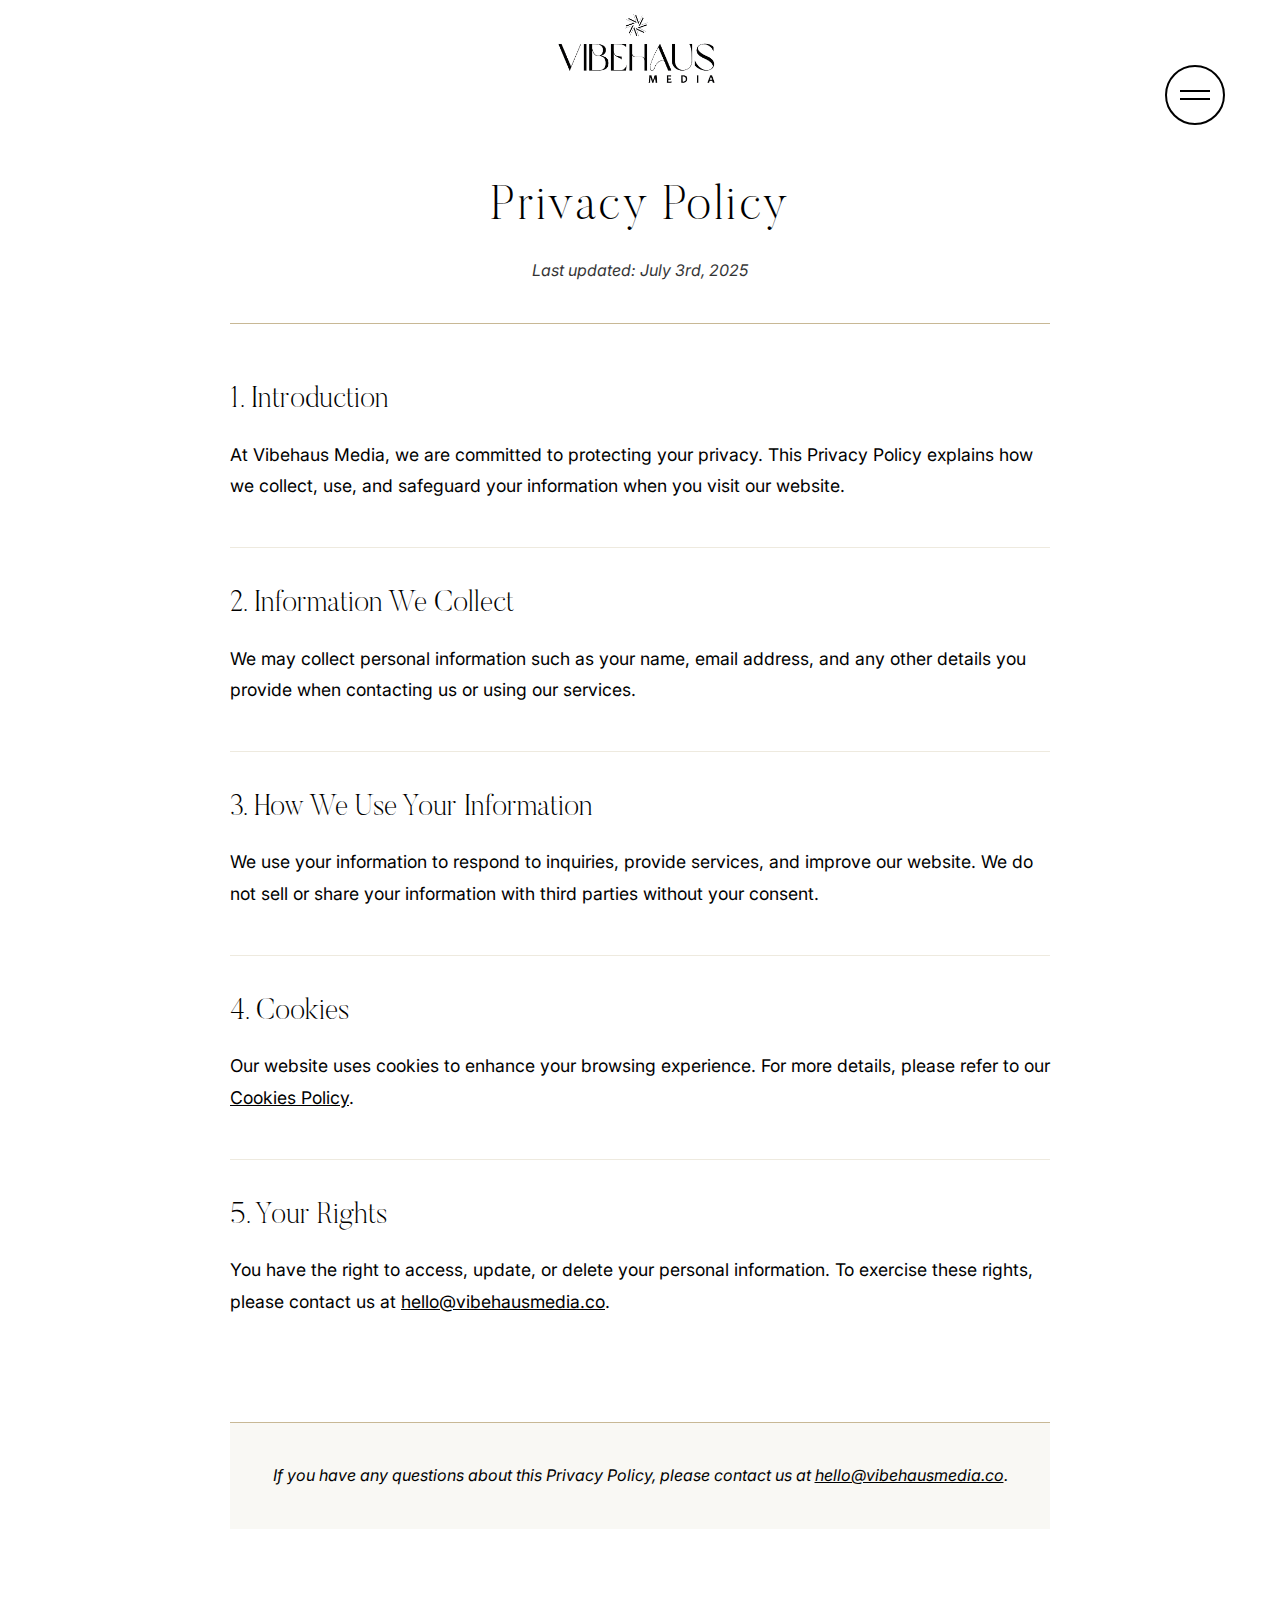
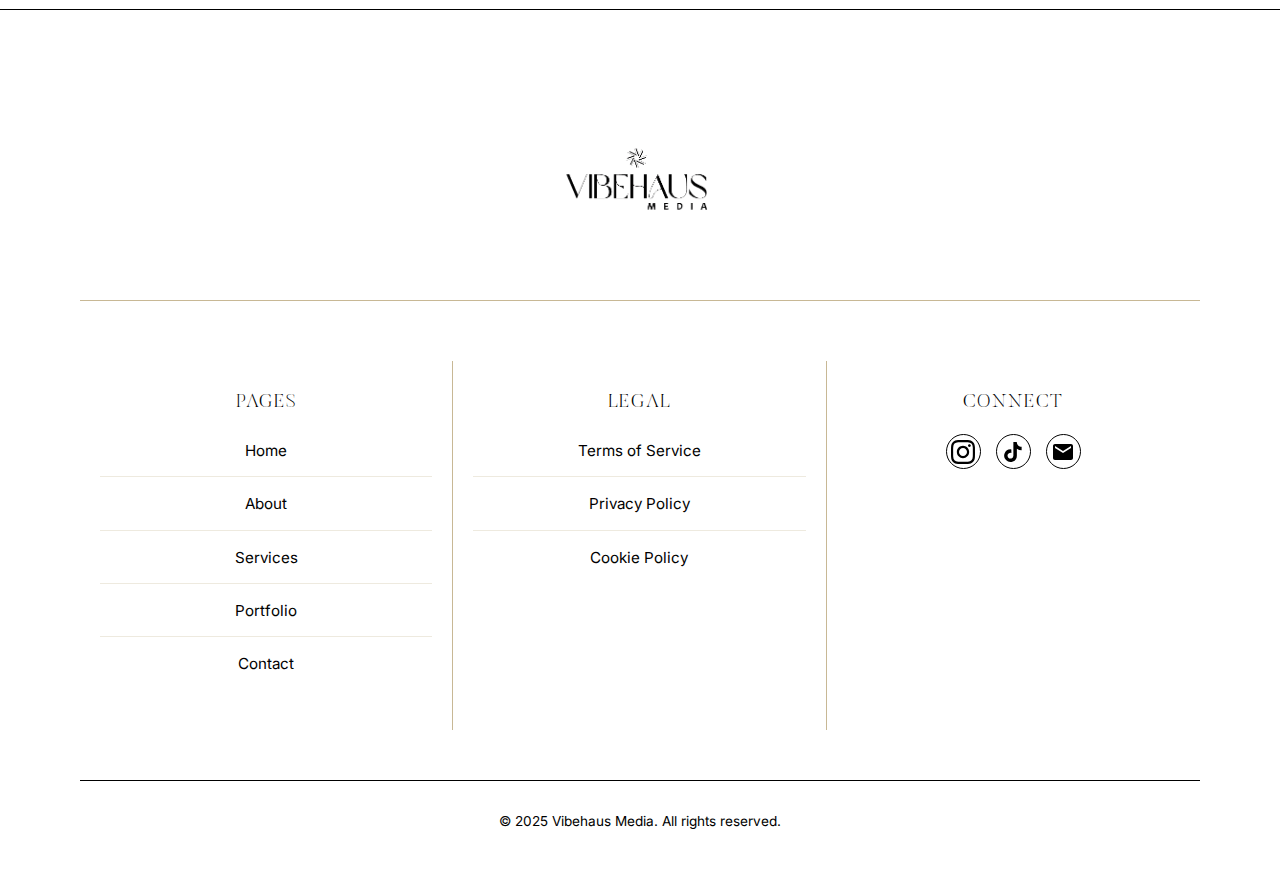
<file: privacy.html>
<!DOCTYPE html>
<html lang="en">
<head>
  <meta charset="UTF-8" />
  <meta name="viewport" content="width=device-width, initial-scale=1.0" />
  <title>Privacy Policy - Vibehaus Media</title>
  <link rel="stylesheet" href="css/global.css" />
  <link rel="stylesheet" href="css/legal.css" />
  <script src="js/script.js" defer></script>
  <link href="https://fonts.googleapis.com/css2?family=Inter:wght@400;500&family=Playfair+Display:ital,wght@0,400;0,600;1,400&display=swap" rel="stylesheet">
</head>
<body>
  <!-- HEADER -->
  <header class="header">
    <div class="logo-nav">
      <a href="index.html" class="logo">
        <img src="assets/logo.png" alt="Vibehaus Media Logo" />
      </a>
    </div>
    <div class="hamburger" onclick="toggleMenu()">
      <div></div>
      <div></div>
    </div>
  </header>

  <!-- Navigation Menu -->
  <nav class="nav-menu" id="navMenu">
    <div class="nav-close" onclick="toggleMenu()">
      <span>&times;</span>
    </div>
    <div class="nav-content">
      <div class="nav-logo">
        <img src="assets/logo2.png" alt="Vibehaus Media Logo" />
      </div>
      <ul class="nav-links">
        <li><a href="index.html">Home</a></li>
        <li><a href="about.html">About</a></li>
        <li><a href="services.html">Services</a></li>
        <li><a href="portfolio.html">Portfolio</a></li>
        <li><a href="contact.html">Contact</a></li>
      </ul>
    </div>
  </nav>

  <!-- LEGAL CONTENT -->
  <main class="legal-main">
    <div class="legal-container">
      <header class="legal-header">
        <h1>Privacy Policy</h1>
        <p class="last-updated">Last updated: July 3rd, 2025</p>
      </header>

      <div class="legal-content">
        <section class="legal-section">
          <h2>1. Introduction</h2>
          <p>At Vibehaus Media, we are committed to protecting your privacy. This Privacy Policy explains how we collect, use, and safeguard your information when you visit our website.</p>
        </section>

        <section class="legal-section">
          <h2>2. Information We Collect</h2>
          <p>We may collect personal information such as your name, email address, and any other details you provide when contacting us or using our services.</p>
        </section>

        <section class="legal-section">
          <h2>3. How We Use Your Information</h2>
          <p>We use your information to respond to inquiries, provide services, and improve our website. We do not sell or share your information with third parties without your consent.</p>
        </section>

        <section class="legal-section">
          <h2>4. Cookies</h2>
          <p>Our website uses cookies to enhance your browsing experience. For more details, please refer to our <a href="cookies.html">Cookies Policy</a>.</p>
        </section>

        <section class="legal-section">
          <h2>5. Your Rights</h2>
          <p>You have the right to access, update, or delete your personal information. To exercise these rights, please contact us at <a href="mailto:hello@vibehausmedia.co">hello@vibehausmedia.co</a>.</p>
        </section>
      </div>

      <div class="legal-footer">
        <p>If you have any questions about this Privacy Policy, please contact us at <a href="mailto:hello@vibehausmedia.co">hello@vibehausmedia.co</a>.</p>
      </div>
    </div>
  </main>

  <!-- FOOTER -->
  <footer class="footer">
    <div class="footer-content">
      <div class="footer-logo">
        <img src="assets/logo.png" alt="Vibehaus Media Logo" />
      </div>
      
      <div class="footer-sections">
        <div class="footer-section">
          <h4>Pages</h4>
          <ul>
            <li><a href="index.html">Home</a></li>
            <li><a href="about.html">About</a></li>
            <li><a href="services.html">Services</a></li>
            <li><a href="portfolio.html">Portfolio</a></li>
            <li><a href="contact.html">Contact</a></li>
          </ul>
        </div>
        
        <div class="footer-section">
          <h4>Legal</h4>
          <ul>
            <li><a href="terms.html">Terms of Service</a></li>
            <li><a href="privacy.html">Privacy Policy</a></li>
            <li><a href="cookies.html">Cookie Policy</a></li>
          </ul>
        </div>
        
        <div class="footer-section">
          <h4>Connect</h4>
          <div class="social-links">
            <a href="https://www.instagram.com/vibehausmediaco/" target="_blank" aria-label="Instagram">
              <svg width="24" height="24" viewBox="0 0 24 24" fill="currentColor">
                <path d="M12 2.163c3.204 0 3.584.012 4.85.07 3.252.148 4.771 1.691 4.919 4.919.058 1.265.069 1.645.069 4.849 0 3.205-.012 3.584-.069 4.849-.149 3.225-1.664 4.771-4.919 4.919-1.266.058-1.644.07-4.85.07-3.204 0-3.584-.012-4.849-.07-3.26-.149-4.771-1.699-4.919-4.92-.058-1.265-.07-1.644-.07-4.849 0-3.204.013-3.583.07-4.849.149-3.227 1.664-4.771 4.919-4.919 1.266-.057 1.645-.069 4.849-.069zm0-2.163c-3.259 0-3.667.014-4.947.072-4.358.2-6.78 2.618-6.98 6.98-.059 1.281-.073 1.689-.073 4.948 0 3.259.014 3.668.072 4.948.2 4.358 2.618 6.78 6.98 6.98 1.281.058 1.689.072 4.948.072 3.259 0 3.668-.014 4.948-.072 4.354-.2 6.782-2.618 6.979-6.98.059-1.28.073-1.689.073-4.948 0-3.259-.014-3.667-.072-4.947-.196-4.354-2.617-6.78-6.979-6.98-1.281-.059-1.69-.073-4.949-.073zm0 5.838c-3.403 0-6.162 2.759-6.162 6.162s2.759 6.163 6.162 6.163 6.162-2.759 6.162-6.163c0-3.403-2.759-6.162-6.162-6.162zm0 10.162c-2.209 0-4-1.79-4-4 0-2.209 1.791-4 4-4s4 1.791 4 4c0 2.21-1.791 4-4 4zm6.406-11.845c-.796 0-1.441.645-1.441 1.44s.645 1.44 1.441 1.44c.795 0 1.439-.645 1.439-1.44s-.644-1.44-1.439-1.44z"/>
              </svg>
            </a>
            <a href="https://www.tiktok.com/@vibehausmediaco" target="_blank" aria-label="TikTok">
              <svg width="24" height="24" viewBox="0 0 24 24" fill="currentColor">
                <path d="M19.59 6.69a4.83 4.83 0 0 1-3.77-4.25V2h-3.45v13.67a2.89 2.89 0 0 1-5.2 1.74 2.89 2.89 0 0 1 2.31-4.64 2.93 2.93 0 0 1 .88.13V9.4a6.84 6.84 0 0 0-1-.05A6.33 6.33 0 0 0 5 20.1a6.34 6.34 0 0 0 10.86-4.43v-7a8.16 8.16 0 0 0 4.77 1.52v-3.4a4.85 4.85 0 0 1-1-.1z"/>
              </svg>
            </a>
            <a href="mailto:hello@vibehausmedia.co" aria-label="Email">
              <svg width="24" height="24" viewBox="0 0 24 24" fill="currentColor">
                <path d="M20 4H4c-1.1 0-1.99.9-1.99 2L2 18c0 1.1.9 2 2 2h16c1.1 0 2-.9 2-2V6c0-1.1-.9-2-2-2zm0 4l-8 5-8-5V6l8 5 8-5v2z"/>
              </svg>
            </a>
          </div>
        </div>
      </div>
      
      <div class="footer-bottom">
        <p>&copy; 2025 Vibehaus Media. All rights reserved.</p>
      </div>
    </div>
  </footer>
</body>
</html>
</file>
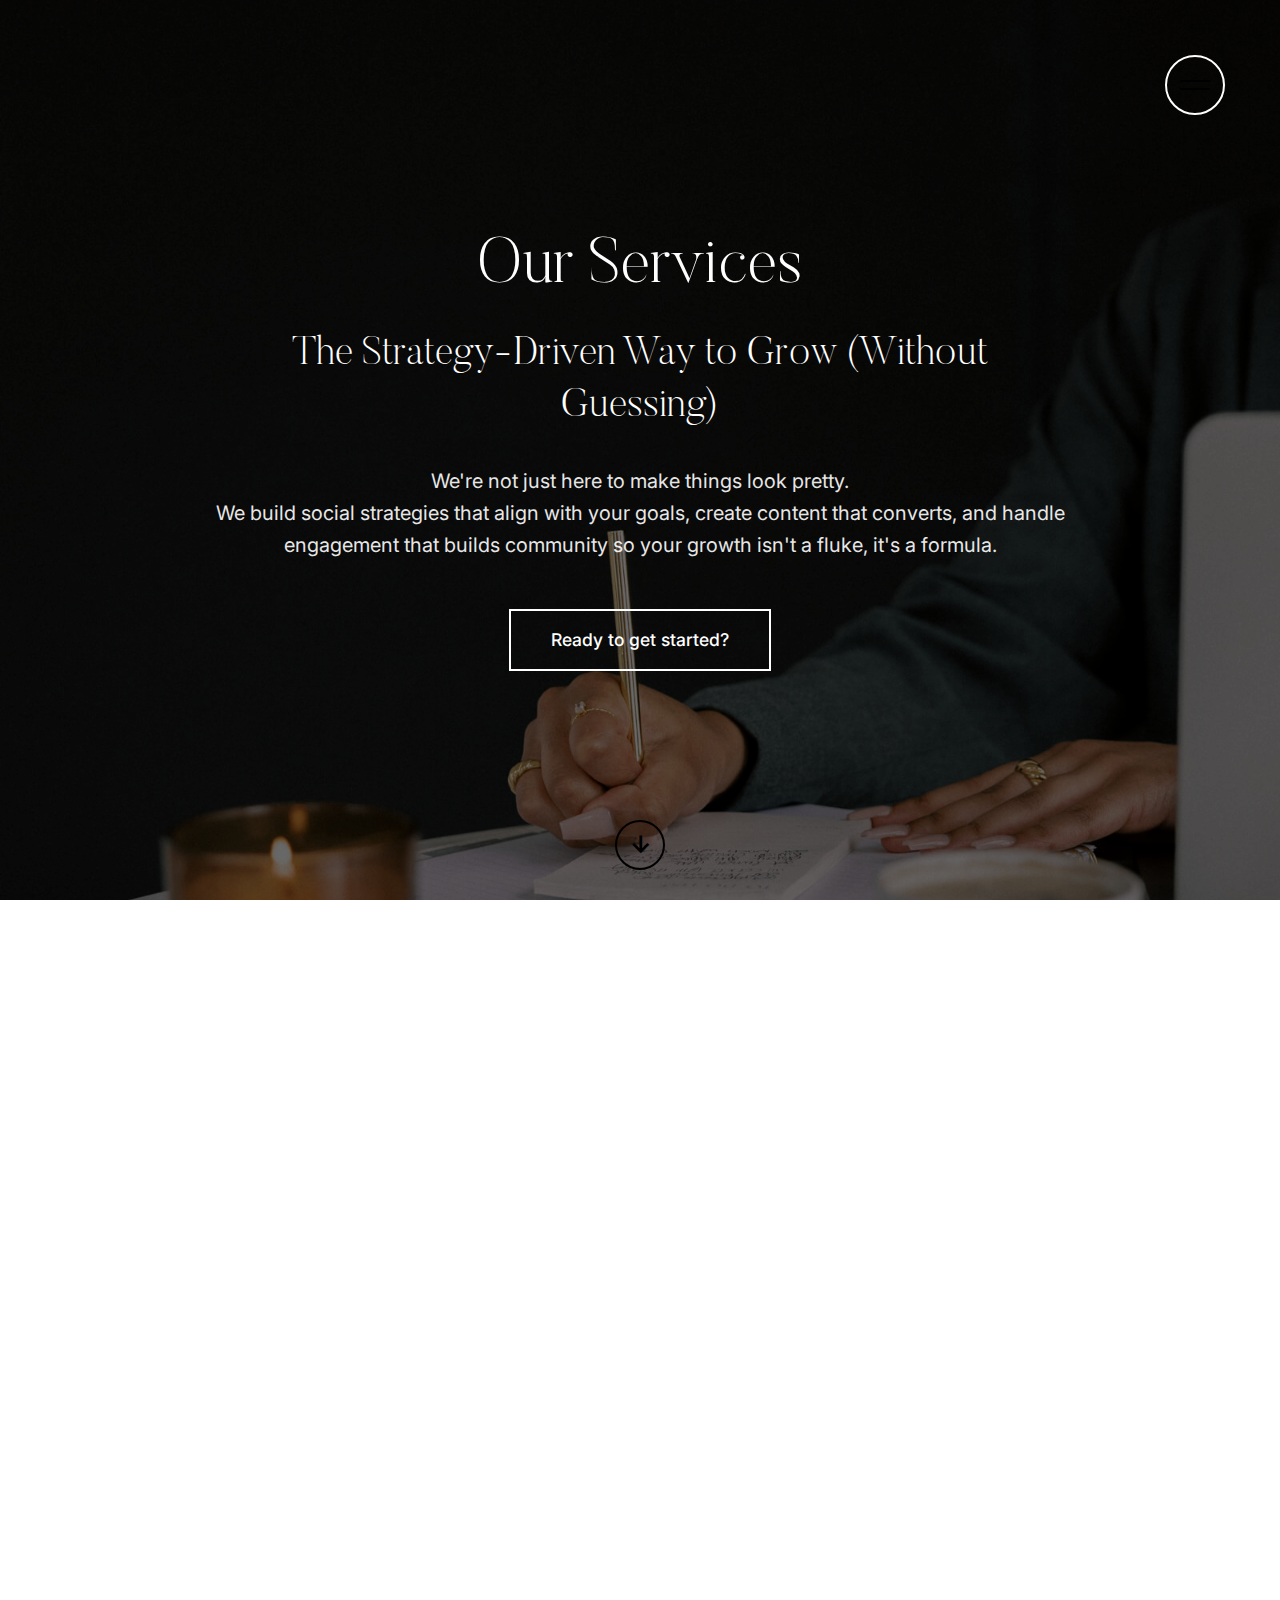
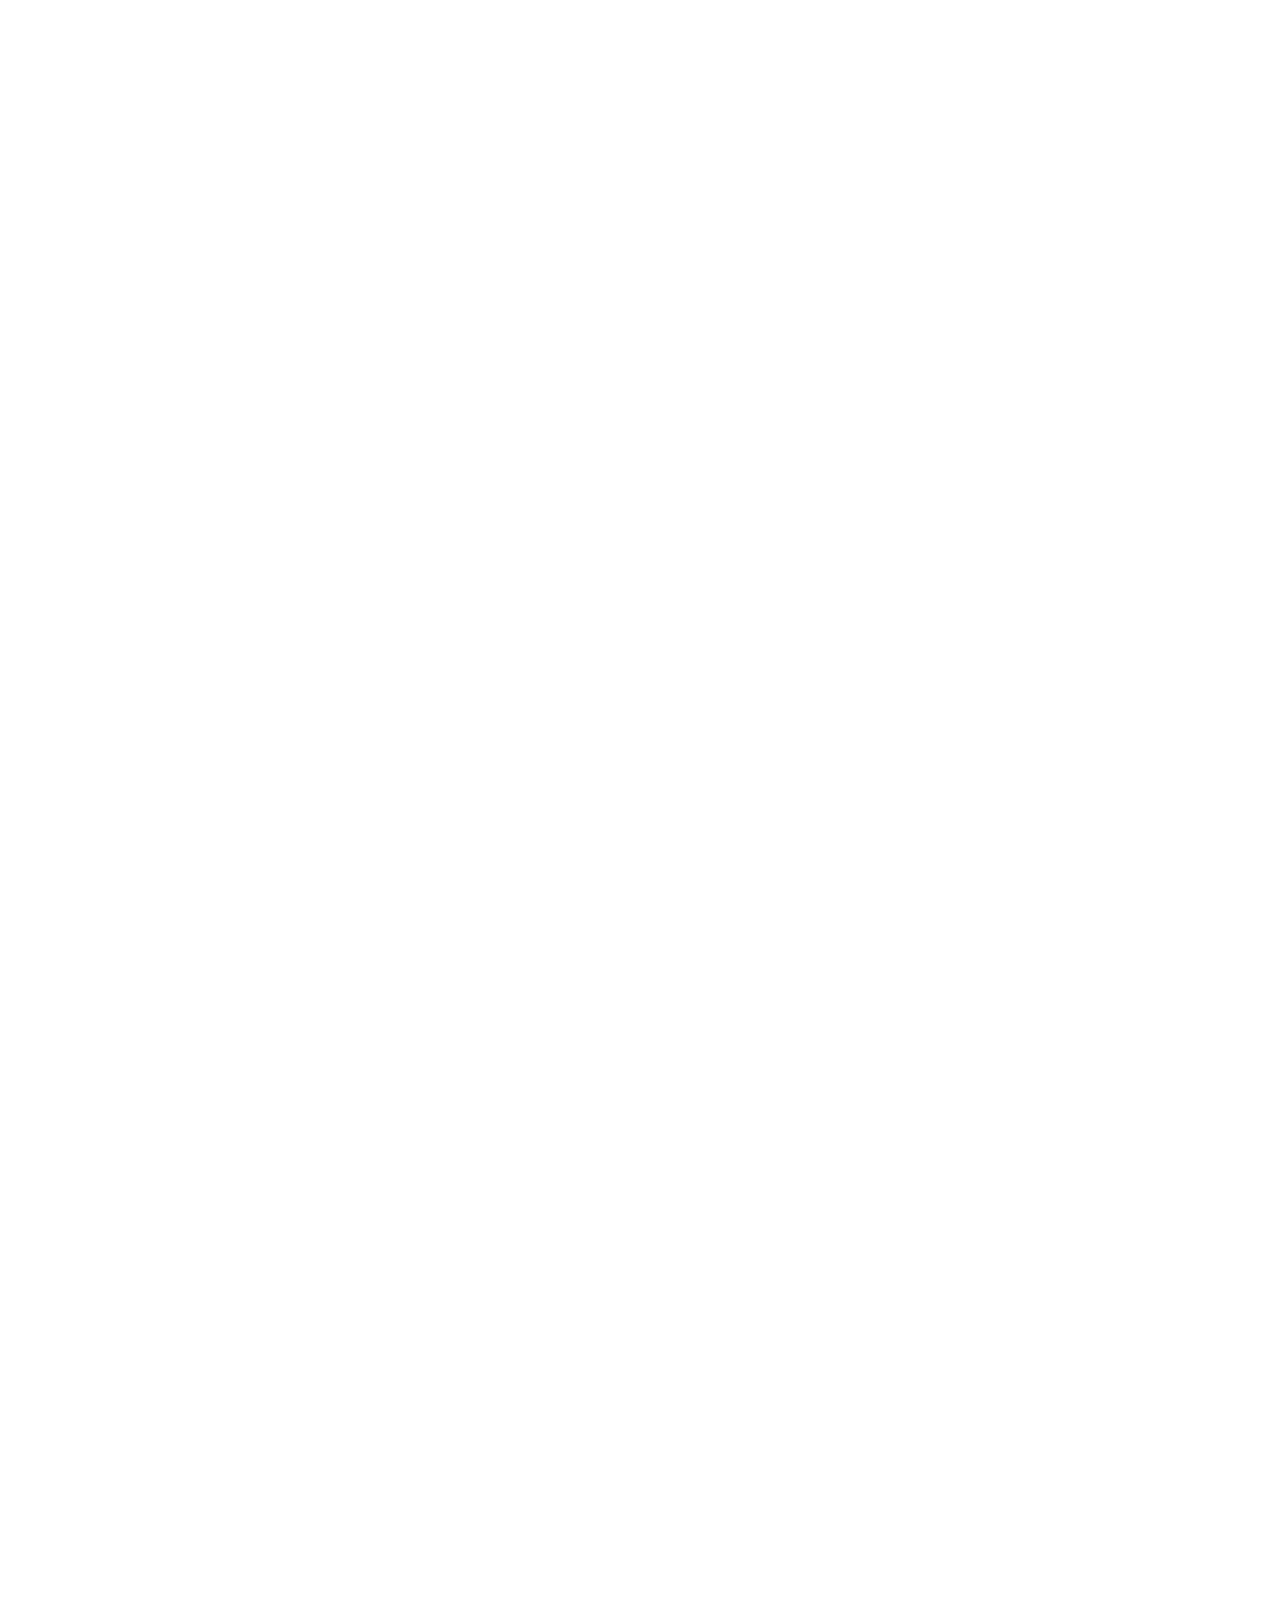
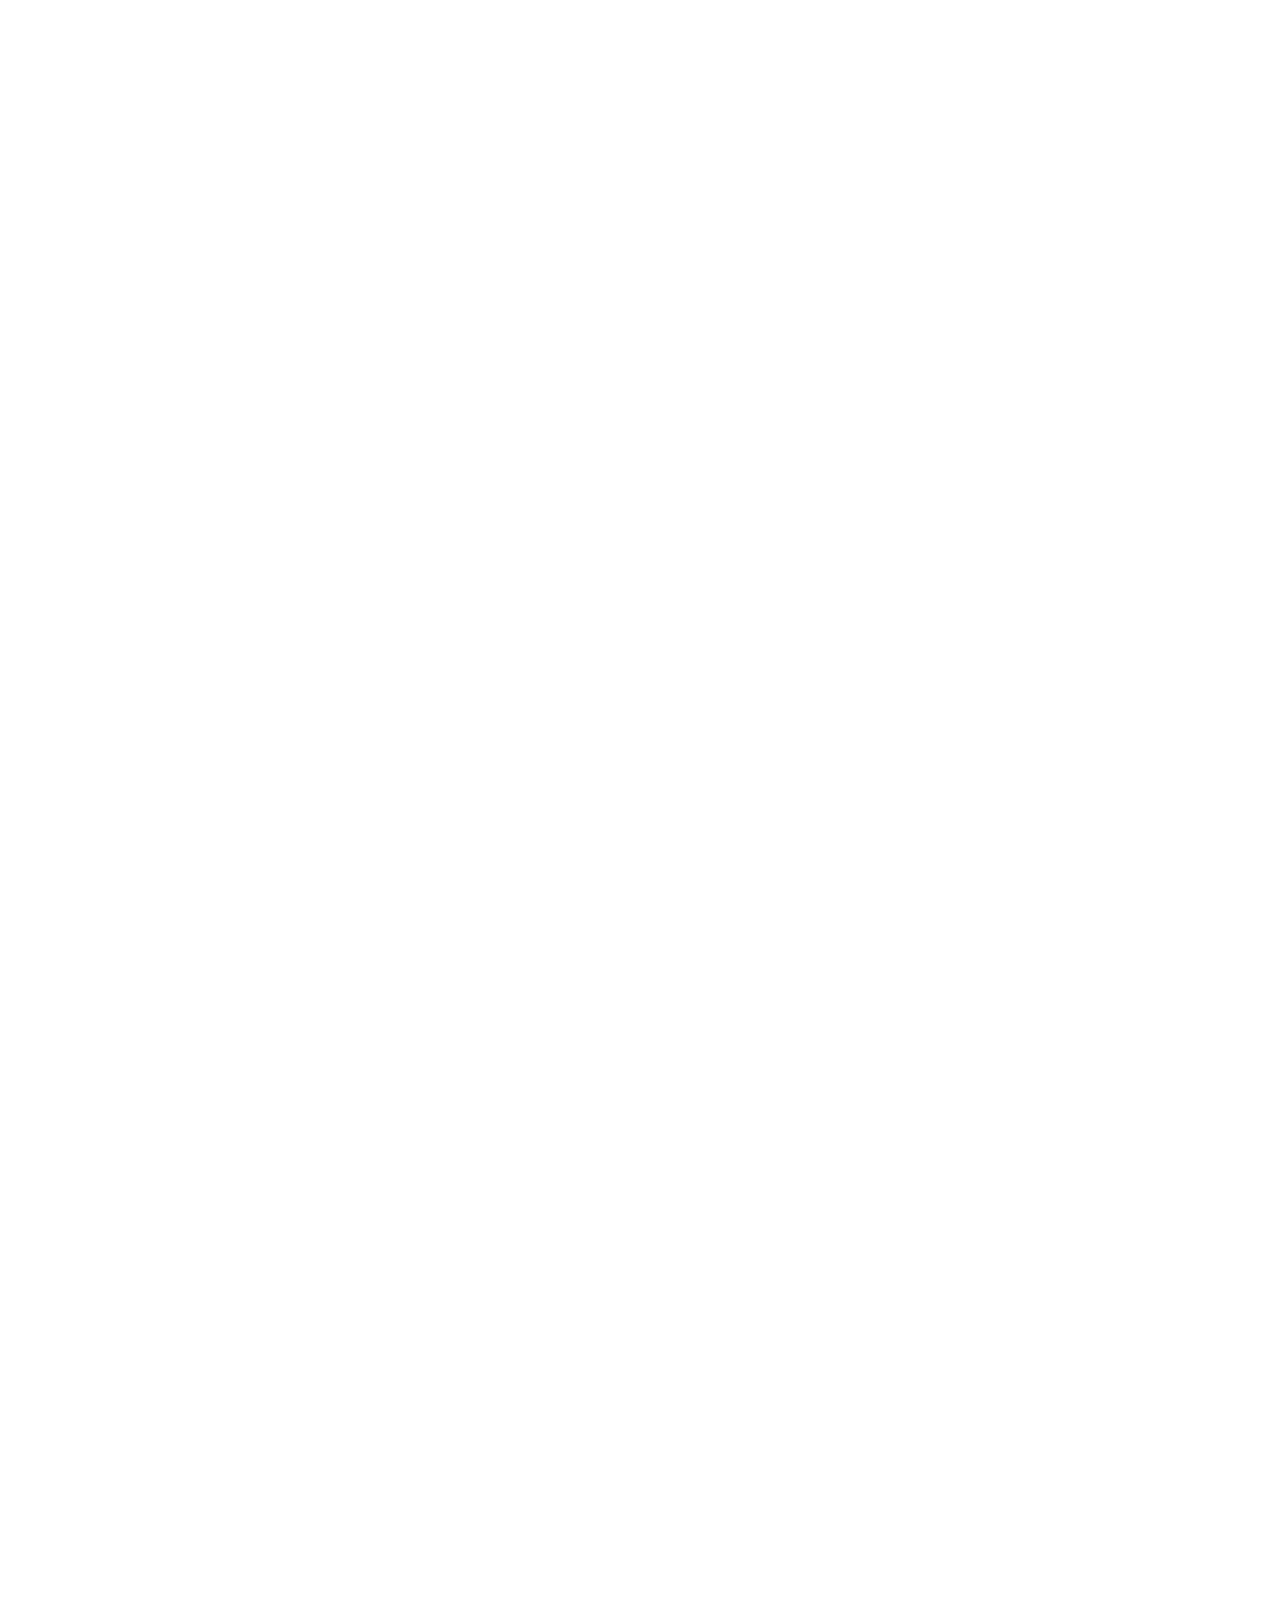
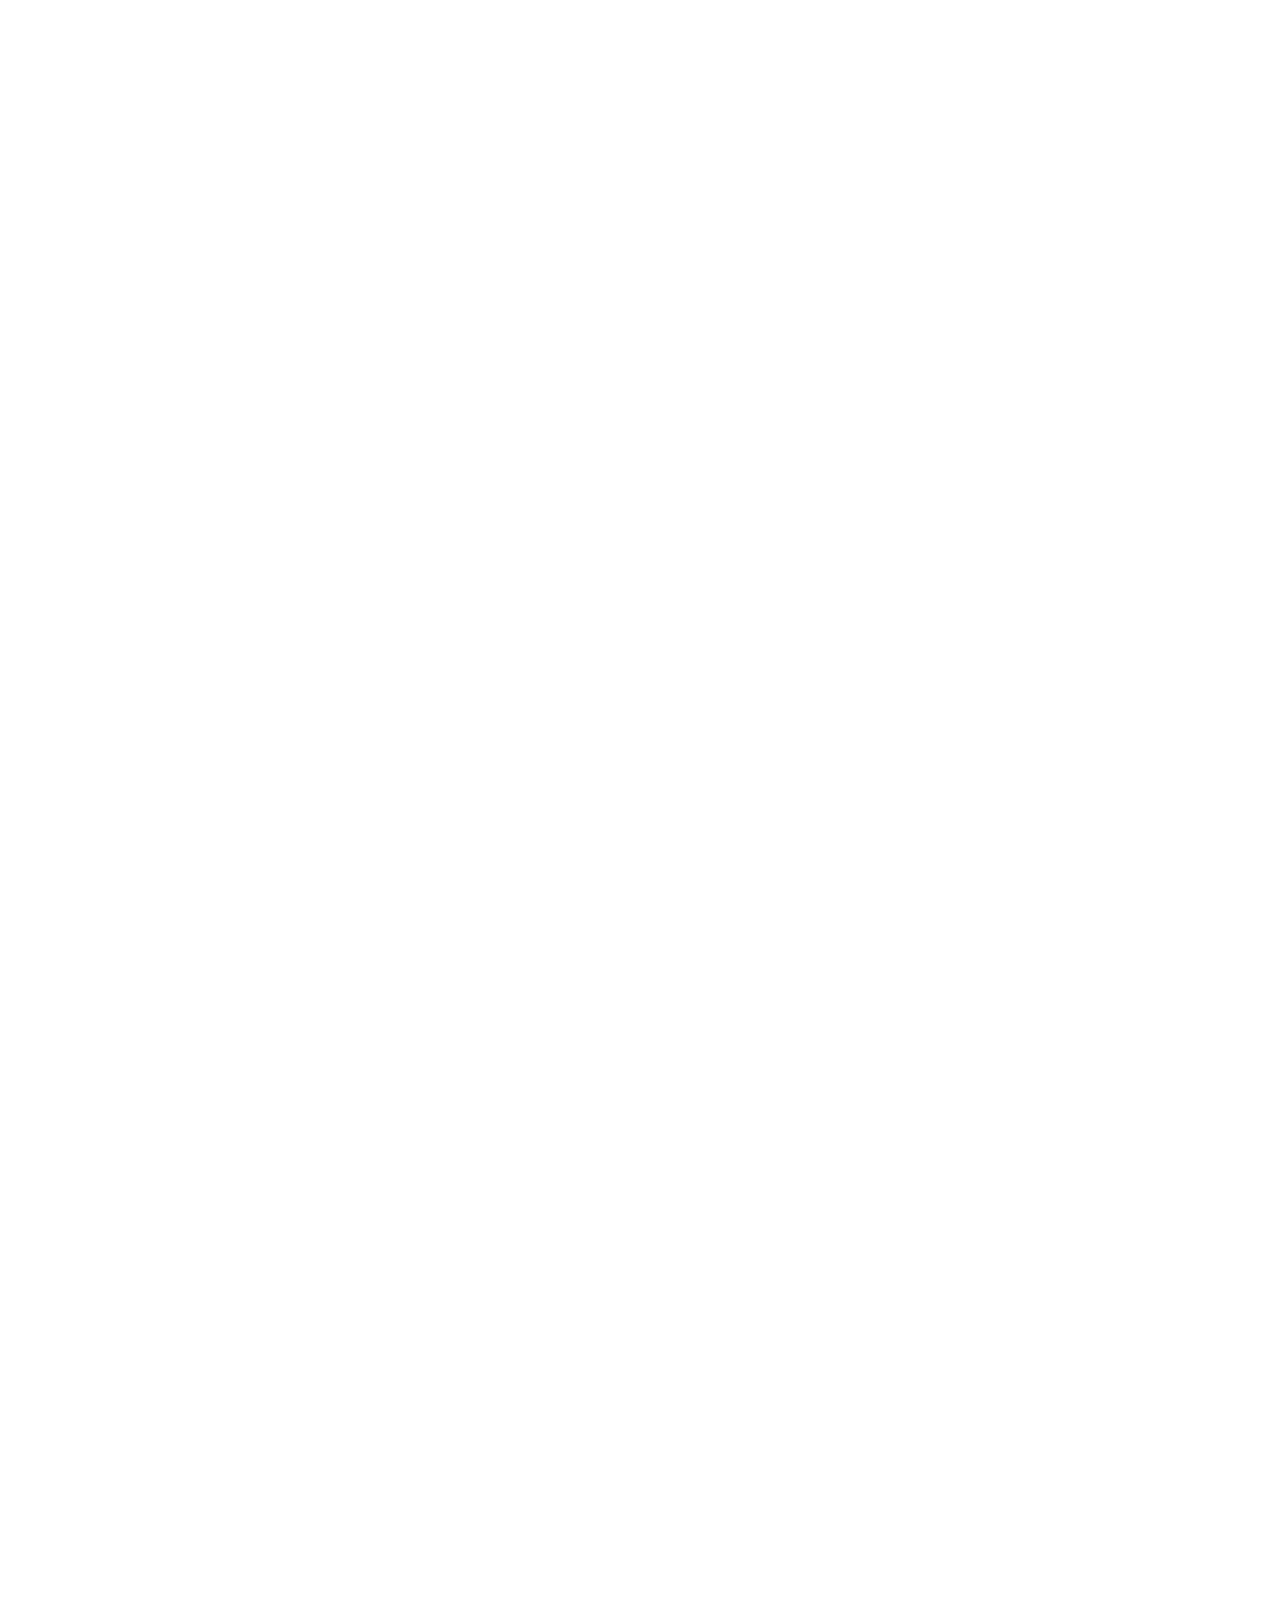
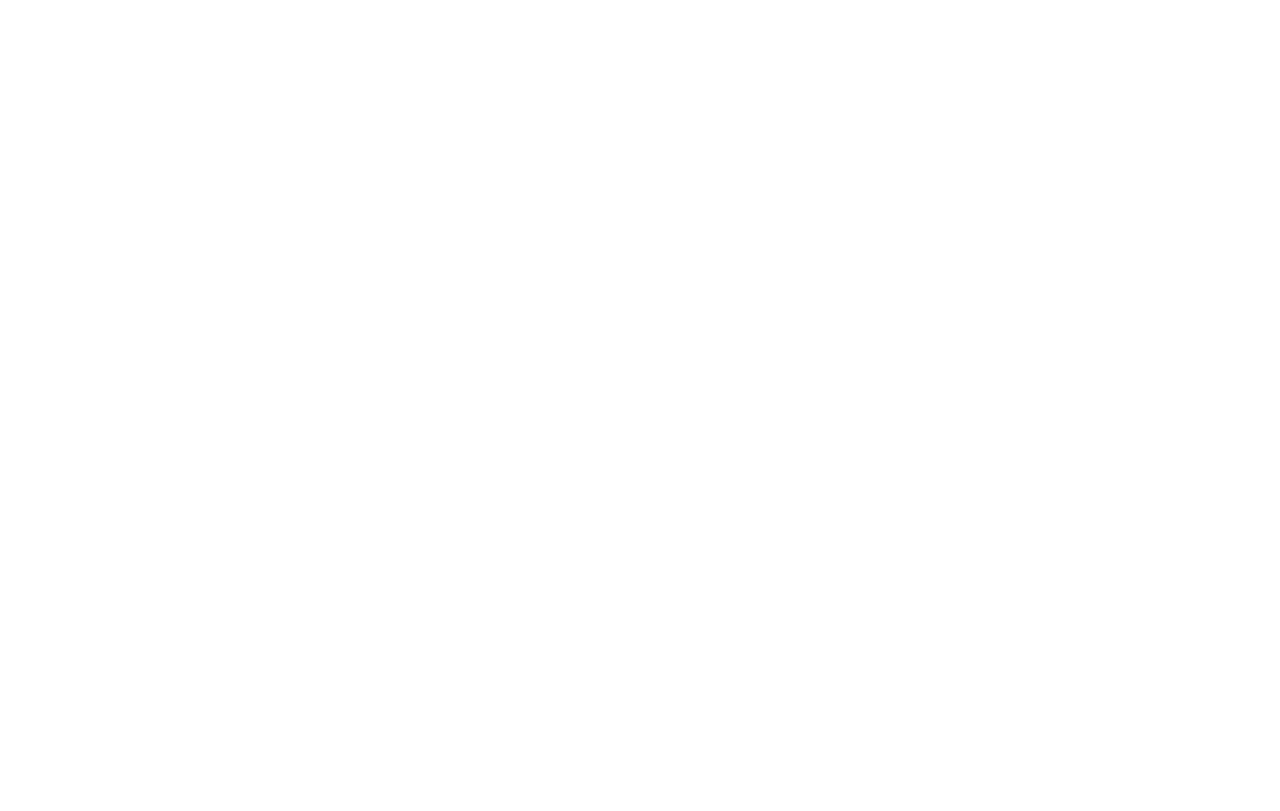
<file: services.html>
<!DOCTYPE html>
<html lang="en">
<head>
  <!-- Basic Meta Tags -->
  <meta charset="UTF-8">
  <meta name="viewport" content="width=device-width, initial-scale=1.0">
  <meta http-equiv="X-UA-Compatible" content="IE=edge">
  
  <!-- SEO Meta Tags -->
  <title>Our Services - Vibehaus Media | Social Media & Creative Strategy</title>
  <meta name="description" content="Discover Vibehaus Media's comprehensive social media services: strategy, content creation, feed design, and brand development. Transform your digital presence with our expert team.">
  <meta name="keywords" content="social media services, content strategy, instagram feed design, brand development, social media management, creative strategy, vibehaus media services">
  <meta name="author" content="Vibehaus Media">
  <meta name="robots" content="index, follow">
  
  <!-- Open Graph / Facebook -->
  <meta property="og:type" content="website">
  <meta property="og:url" content="https://www.vibehausmedia.co/services.html">
  <meta property="og:title" content="Our Services - Vibehaus Media | Social Media & Creative Strategy">
  <meta property="og:description" content="Discover Vibehaus Media's comprehensive social media services: strategy, content creation, feed design, and brand development. Transform your digital presence.">
  <meta property="og:image" content="https://www.vibehausmedia.co/assets/services-hero.jpg">
  
  <!-- Twitter Card -->
  <meta name="twitter:card" content="summary_large_image">
  <meta name="twitter:url" content="https://www.vibehausmedia.co/services.html">
  <meta name="twitter:title" content="Our Services - Vibehaus Media | Social Media & Creative Strategy">
  <meta name="twitter:description" content="Discover Vibehaus Media's comprehensive social media services: strategy, content creation, feed design, and brand development. Transform your digital presence.">
  <meta name="twitter:image" content="https://www.vibehausmedia.co/assets/services-hero.jpg">
  
  <!-- Favicons -->
  <link rel="apple-touch-icon" sizes="180x180" href="assets/apple-touch-icon.png">
  <link rel="icon" type="image/png" sizes="32x32" href="assets/favicon-32x32.png">
  <link rel="icon" type="image/png" sizes="16x16" href="assets/favicon-16x16.png">
  <link rel="manifest" href="assets/site.webmanifest">
  <link rel="mask-icon" href="assets/safari-pinned-tab.svg" color="#000000">
  <link rel="shortcut icon" href="assets/favicon.ico">
  <meta name="theme-color" content="#ffffff">
  
  <!-- Canonical URL -->
  <link rel="canonical" href="https://www.vibehausmedia.co/services.html">
  
  <!-- CSS -->
  <style>
    /* Critical styles for above-the-fold content */
    .hero {
      position: relative;
      height: 100vh;
      background: linear-gradient(rgba(0, 0, 0, 0.4), rgba(0, 0, 0, 0.4)), url('assets/services-hero.jpg');
      background-size: cover;
      background-position: center;
      background-attachment: fixed;
      display: flex;
      align-items: center;
      justify-content: center;
      text-align: center;
    }
    .overlay {
      position: absolute;
      top: 0;
      left: 0;
      width: 100%;
      height: 100%;
      background: rgba(0, 0, 0, 0.3);
      z-index: 1;
    }
    .hero-text {
      position: relative;
      z-index: 2;
      color: white;
      max-width: 800px;
      padding: 0 20px;
    }
    /* Hide loading flash */
    body { opacity: 0; transition: opacity 0.3s ease; }
    body.loaded { opacity: 1; }
  </style>
  <link rel="stylesheet" href="css/global.css">
  <link rel="stylesheet" href="css/services.css">
  
  <!-- Fonts -->
  <link rel="preconnect" href="https://fonts.googleapis.com">
  <link rel="preconnect" href="https://fonts.gstatic.com" crossorigin>
  <link href="https://fonts.googleapis.com/css2?family=Inter:wght@400;500;600&display=swap" rel="stylesheet">
  
  <!-- Preload Critical Assets -->
  <link rel="preload" href="assets/services-hero.jpg" as="image" type="image/jpeg" fetchpriority="high">
  <link rel="preload" href="assets/logo.png" as="image" type="image/png" fetchpriority="high">
  <link rel="preload" href="assets/services1.jpg" as="image" type="image/jpeg">
  <link rel="preload" href="assets/services2.jpg" as="image" type="image/jpeg">
  
  <!-- Prefetch Next Page Assets -->
  <link rel="prefetch" href="assets/portfolio-hero.jpg" as="image" type="image/jpeg">
  <link rel="prefetch" href="assets/contact-hero.jpg" as="image" type="image/jpeg">
  
  <!-- JavaScript -->
  <script>
    // Remove loading state once page is ready
    window.addEventListener('load', function() {
      document.body.classList.add('loaded');
    });
  </script>
  <script src="js/script.js" defer></script>
</head>
<body>
    <!-- Header & Navigation -->
    <header class="header">
        <div class="hamburger" onclick="toggleMenu()">
            <div></div>
            <div></div>
        </div>
    </header>

    <nav class="nav-menu" id="navMenu">
        <div class="nav-content">
            <div class="nav-logo">
                <img src="assets/logo2.png" alt="Vibehaus Media Logo">
            </div>
            <ul class="nav-links">
                <li><a href="index.html">Home</a></li>
                <li><a href="about.html">About</a></li>
                <li><a href="services.html">Services</a></li>
                <li><a href="portfolio.html">Portfolio</a></li>
                <li><a href="contact.html">Contact</a></li>
            </ul>
        </div>
    </nav>

    <!-- Hero Section -->
    <section class="hero">
        <div class="overlay"></div>
        <div class="hero-text">
            <h1>Our Services</h1>
            <h2>The Strategy-Driven Way to Grow (Without Guessing)</h2>
            <p>We're not just here to make things look pretty.<br>
            We build social strategies that align with your goals, create content that converts, and handle engagement that builds community so your growth isn't a fluke, it's a formula.</p>
            <a href="contact.html" class="hero-cta">Ready to get started?</a>
        </div>
        <div class="scroll-arrow">
            <span>&#8595;</span>
        </div>
    </section>

    <!-- Onboarding Flow Section -->
    <section class="onboarding-section">
        <div class="container">
            <h2 class="section-title">The Vibehaus Onboarding Flow</h2>
            <div class="onboarding-grid">
                <div class="onboarding-step">
                    <div class="step-number">01</div>
                    <h3>The Inquiry</h3>
                    <p class="step-intro">Dreaming of working with us? We're flattered.</p>
                    <p>Fill out the quick inquiry form and tell us a bit about your brand, your goals, and what's on your "must-fix-this-ASAP" list.</p>
                </div>
                
                <div class="onboarding-step">
                    <div class="step-number">02</div>
                    <h3>The Consult</h3>
                    <p class="step-intro">Once we get your form, you'll receive a link to schedule a free consult within 48 hours.</p>
                    <p>We'll chat about your brand, your vision, and how Vibehaus can make it all feel less overwhelming (and way more strategic).</p>
                </div>
                
                <div class="onboarding-step">
                    <div class="step-number">03</div>
                    <h3>The Proposal</h3>
                    <p class="step-intro">After the consult, we'll send a personalized proposal with package details, pricing, and a few samples, so you know exactly what we're bringing to the table.</p>
                    <p>No pressure, just clarity. (And maybe a few goosebumps.)</p>
                </div>
                
                <div class="onboarding-step">
                    <div class="step-number">04</div>
                    <h3>The Kick-Off</h3>
                    <p class="step-intro">Proposal approved? We're diving in!</p>
                    <p>We'll start with a strategy session to get to know your biz inside and out.</p>
                    <p>Then comes your first round of content, custom, aligned, and made to convert.</p>
            </div>
        </div>
    </section>

    <!-- Services Details Section -->
    <section class="services-details-section">
        <!-- Service 1: Branding -->
        <div class="service-item">
            <div class="service-image">
                <img src="assets/services1.jpg" alt="Branding Services">
            </div>
            <div class="service-content">
                <h1>Branding</h1>
                <p>Your brand? It's so much more than a logo, it's the heartbeat of your business and how people feel when they see you online and off. We're here to help you bring that vision to life, making sure every piece like your visuals, your messaging, your vibe feels just right and works seamlessly across social and beyond.</p>
                
                <div class="service-dropdowns">
                    <div class="dropdown-item">
                        <div class="dropdown-header" onclick="toggleDropdown(this)">
                            <span>What we offer</span>
                            <span class="dropdown-arrow">+</span>
                        </div>
                        <div class="dropdown-content">
                            <p><strong>Full Brand Design:</strong> We'll build your brand from scratch, using strategy + social insights to craft an identity that's not just pretty but powerful. Logos, color palettes, typography, messaging, it's the whole package, created to make you unforgettable and instantly recognizable.</p>
                            <p><strong>Brand Refresh:</strong> Love your brand but want to give it a glow-up? We'll refine and refresh what's already working, like your logo, colors, and fonts so it feels modern, polished, and totally aligned with your goals.</p>
                        </div>
                    </div>
                    
                    <div class="dropdown-item">
                        <div class="dropdown-header" onclick="toggleDropdown(this)">
                            <span>Who's it for</span>
                            <span class="dropdown-arrow">+</span>
                        </div>
                        <div class="dropdown-content">
                            <p>Business owners who are ready to show up and stand out in their niche.</p>
                            <p>Entrepreneurs who want their online presence to feel as pro as their in-person vibe.</p>
                            <p>Anyone feeling like their brand is missing that spark and needs a refresh or reimagination.</p>
                        </div>
                    </div>
                    
                    <div class="dropdown-item">
                        <div class="dropdown-header" onclick="toggleDropdown(this)">
                            <span>What's the investment?</span>
                            <span class="dropdown-arrow">+</span>
                        </div>
                        <div class="dropdown-content">
                            <p>The Brand starts at $997, with a 50% deposit required to kick things off, and the remaining 50% due upon completion. Projects typically wrap in a month (depending on revisions + capacity).</p>
                            <p><strong>Heads up:</strong> Extra revisions beyond the included amount? $25 each.</p>
                            <p>Want to go bigger? Add-ons like extra logos, or custom social media assets are available to level up your brand even more.</p>
                        </div>
                    </div>
                </div>
                
                <a href="contact.html" class="service-cta">Inquire about this service</a>
            </div>
        </div>

        <!-- Service 2: Social Media Management -->
        <div class="service-item reverse">
            <div class="service-image">
                <img src="assets/services2.jpg" alt="Social Media Management Services">
            </div>
            <div class="service-content">
                <h1>Social Media Management</h1>
                <p>Social Media Management is the daily care and feeding of your social media accounts. We bring your custom strategy and aesthetic to life so your brand looks cohesive and feels intentional everywhere. We're pros at Instagram, Linkedin, Email Marketing, and TikTok.</p>
                
                <div class="service-dropdowns">
                    <div class="dropdown-item">
                        <div class="dropdown-header" onclick="toggleDropdown(this)">
                            <span>What We Offer</span>
                            <span class="dropdown-arrow">+</span>
                        </div>
                        <div class="dropdown-content">
                            <p>› Social media audit & strategy</p>
                            <p>› Monthly content planning & scheduling</p>
                            <p>› Weekly engagement</p>
                            <p>› Captions & personalised hashtags</p>
                            <p>› Keyword research/optimization</p>
                            <p>› Graphic design</p>
                            <p>› Instagram feed planning</p>
                            <p>› Monthly analytics & insights report</p>
                        </div>
                    </div>
                    
                    <div class="dropdown-item">
                        <div class="dropdown-header" onclick="toggleDropdown(this)">
                            <span>Who's it for?</span>
                            <span class="dropdown-arrow">+</span>
                        </div>
                        <div class="dropdown-content">
                            <p>People feeling overwhelmed by posting consistently on top of running their business and having a life.</p>
                            <p>Are unsure about the best social media strategy for their business.</p>
                            <p>Don't know how to navigate the ever-changing algorithms.</p>
                            <p>Want to focus on other parts of their business while we handle the content side.</p>
                            <p>Are ready to approach social media with a strategy that's consistent and gets results.</p>
                        </div>
                    </div>
                    
                    <div class="dropdown-item">
                        <div class="dropdown-header" onclick="toggleDropdown(this)">
                            <span>What's the investment?</span>
                            <span class="dropdown-arrow">+</span>
                        </div>
                        <div class="dropdown-content">
                            <p>We don't believe in cookie-cutter packages. Every social media management package is tailored to your brand's goals. That said, they start at $1,500/month.</p>
                            <p><strong>Heads up:</strong> We do ask for a 6-month commitment. Social media takes time to gain momentum (usually 6 months or more!). Most of our clients love it so much they stick around even longer!</p>
                        </div>
                    </div>
                </div>
                
                <a href="contact.html" class="service-cta">Inquire about this service</a>
            </div>
        </div>

        <!-- Service 3: Content Creation -->
        <div class="service-item">
            <div class="service-image">
                <img src="assets/services3.jpg" alt="Content Creation Services">
            </div>
            <div class="service-content">
                <h1>Content Creation</h1>
                <p>We're not just making content; we're crafting experiences that stop thumbs, spark conversations, and make your dream clients think, "Wow, this is for me." From eye-catching visuals to can't-look-away copy, our team brings your brand to life in a way that's 100% you and 100% built to connect and convert.</p>
                
                <div class="service-dropdowns">
                    <div class="dropdown-item">
                        <div class="dropdown-header" onclick="toggleDropdown(this)">
                            <span>What We Offer</span>
                            <span class="dropdown-arrow">+</span>
                        </div>
                        <div class="dropdown-content">
                            <p>› Custom graphics and visuals that fit your brand vibe</p>
                            <p>› Pro-level photography and video</p>
                            <p>› Copy that's as magnetic as your offer</p>
                            <p>› Content calendars that keep you consistent (and stress-free!)</p>
                            <p>› Short-form video magic: Reels, TikTok, Stories. Let's go viral</p>
                            <p>› Content for every major platform your audience loves</p>
                        </div>
                    </div>
                    
                    <div class="dropdown-item">
                        <div class="dropdown-header" onclick="toggleDropdown(this)">
                            <span>Who's it for?</span>
                            <span class="dropdown-arrow">+</span>
                        </div>
                        <div class="dropdown-content">
                            <p>Brands that want to stand out with content that actually works</p>
                            <p>Business owners who want to boost engagement and reach more people</p>
                            <p>Anyone ready to share their story in a way that feels real and gets real results</p>
                        </div>
                    </div>
                    
                    <div class="dropdown-item">
                        <div class="dropdown-header" onclick="toggleDropdown(this)">
                            <span>What's the investment?</span>
                            <span class="dropdown-arrow">+</span>
                        </div>
                        <div class="dropdown-content">
                            <p>Content creation packages start at $850, with custom quotes available for larger projects or ongoing monthly content.</p>
                        </div>
                    </div>
                </div>
                
                <a href="contact.html" class="service-cta">Inquire about this service</a>
            </div>
        </div>

        <!-- Service 4: Web Development -->
        <div class="service-item reverse">
            <div class="service-image">
                <img src="assets/services4.jpg" alt="Web Development Services">
            </div>
            <div class="service-content">
                <h1>Web Development</h1>
                <p>Build a digital home for your brand that feels like a living, breathing extension of you. We design and develop beautiful, functional websites that convert visitors into loyal fans.</p>
                
                <div class="service-dropdowns">
                    <div class="dropdown-item">
                        <div class="dropdown-header" onclick="toggleDropdown(this)">
                            <span>What We Offer</span>
                            <span class="dropdown-arrow">+</span>
                        </div>
                        <div class="dropdown-content">
                            <p>› Custom website design & development</p>
                            <p>› Landing pages & sales funnels</p>
                            <p>› eCommerce solutions</p>
                            <p>› SEO optimization</p>
                            <p>› Website copywriting</p>
                            <p>› Ongoing support & maintenance</p>
                        </div>
                    </div>
                    
                    <div class="dropdown-item">
                        <div class="dropdown-header" onclick="toggleDropdown(this)">
                            <span>Who's it for?</span>
                            <span class="dropdown-arrow">+</span>
                        </div>
                        <div class="dropdown-content">
                            <p>Entrepreneurs and brands ready for a professional online presence.</p>
                            <p>Businesses who want a website that works as hard as they do.</p>
                            <p>Anyone who wants a site that's as unique as their brand.</p>
                        </div>
                    </div>
                    
                    <div class="dropdown-item">
                        <div class="dropdown-header" onclick="toggleDropdown(this)">
                            <span>What's the investment?</span>
                            <span class="dropdown-arrow">+</span>
                        </div>
                        <div class="dropdown-content">
                            <p>Website projects start at $500. Get in touch for a custom quote tailored to your needs.</p>
                        </div>
                    </div>
                </div>
                
                <a href="contact.html" class="service-cta">Inquire about this service</a>
            </div>
        </div>
    </section>

    <!-- FAQ Section -->
    <section class="faq-section">
        <div class="faq-container">
            <div class="faq-left">
                <h2>Frequently asked questions</h2>
                <p>Don't see your question? Reach out through our contact page, we'd love to help!</p>
                <a href="contact.html" class="faq-cta">CONTACT US</a>
            </div>
            <div class="faq-right">
                <div class="faq-item">
                    <div class="faq-header" onclick="toggleDropdown(this)">
                        <span>What services do you offer?</span>
                        <span class="dropdown-arrow">+</span>
                    </div>
                    <div class="dropdown-content">
                        <p>We specialize in social media management, content creation, brand strategy, and digital marketing. Our services include everything from Instagram and TikTok management to comprehensive brand development and strategic planning.</p>
                    </div>
                </div>
                
                <div class="faq-item">
                    <div class="faq-header" onclick="toggleDropdown(this)">
                        <span>How long does it take to see results?</span>
                        <span class="dropdown-arrow">+</span>
                    </div>
                    <div class="dropdown-content">
                        <p>While every brand is different, most clients start seeing increased engagement within the first month. Significant growth in followers and brand awareness typically occurs within 3-6 months of consistent, strategic content creation.</p>
                    </div>
                </div>
                
                <div class="faq-item">
                    <div class="faq-header" onclick="toggleDropdown(this)">
                        <span>Do you work with businesses of all sizes?</span>
                        <span class="dropdown-arrow">+</span>
                    </div>
                    <div class="dropdown-content">
                        <p>Absolutely! We work with everyone from solopreneurs and small businesses to established brands. Our strategies are tailored to fit your specific needs, goals, and budget.</p>
                    </div>
                </div>
                
                <div class="faq-item">
                    <div class="faq-header" onclick="toggleDropdown(this)">
                        <span>What makes Vibehaus different from other agencies?</span>
                        <span class="dropdown-arrow">+</span>
                    </div>
                    <div class="dropdown-content">
                        <p>We focus on authentic storytelling and organic growth rather than quick fixes. Our approach combines strategic thinking with creative execution, and we prioritize building genuine connections with your audience over vanity metrics.</p>
                    </div>
                </div>
                
                <div class="faq-item">
                    <div class="faq-header" onclick="toggleDropdown(this)">
                        <span>What's included in your content packages?</span>
                        <span class="dropdown-arrow">+</span>
                    </div>
                    <div class="dropdown-content">
                        <p>Our content packages include strategic planning, content creation (posts, stories, reels), copywriting, hashtag research, posting and scheduling, community management, and monthly analytics reports.</p>
                    </div>
                </div>
                
                <div class="faq-item">
                    <div class="faq-header" onclick="toggleDropdown(this)">
                        <span>How do we get started?</span>
                        <span class="dropdown-arrow">+</span>
                    </div>
                    <div class="dropdown-content">
                        <p>Simply reach out through our contact page or book a discovery call. We'll discuss your goals, current challenges, and how we can help your brand grow. From there, we'll create a custom strategy that fits your needs.</p>
                    </div>
                </div>
            </div>
        </div>
    </section>

    <!-- Footer -->
    <footer class="footer">
        <div class="footer-content">
            <div class="footer-logo">
                <img src="assets/logo.png" alt="Vibehaus Media Logo" />
            </div>
            
            <div class="footer-sections">
                <div class="footer-section">
                    <h4>Pages</h4>
                    <ul>
                        <li><a href="index.html">Home</a></li>
                        <li><a href="about.html">About</a></li>
                        <li><a href="services.html">Services</a></li>
                        <li><a href="portfolio.html">Portfolio</a></li>
                        <li><a href="contact.html">Contact</a></li>
                    </ul>
                </div>
                
                <div class="footer-section">
                    <h4>Legal</h4>
                    <ul>
                        <li><a href="terms.html">Terms of Service</a></li>
                        <li><a href="privacy.html">Privacy Policy</a></li>
                        <li><a href="cookies.html">Cookie Policy</a></li>
                    </ul>
                </div>
                
                <div class="footer-section">
                    <h4>Connect</h4>
                    <div class="social-links">
                        <a href="https://www.instagram.com/vibehausmediaco/" target="_blank" aria-label="Instagram">
                            <svg width="24" height="24" viewBox="0 0 24 24" fill="currentColor">
                                <path d="M12 2.163c3.204 0 3.584.012 4.85.07 3.252.148 4.771 1.691 4.919 4.919.058 1.265.069 1.645.069 4.849 0 3.205-.012 3.584-.069 4.849-.149 3.225-1.664 4.771-4.919 4.919-1.266.058-1.644.07-4.85.07-3.204 0-3.584-.012-4.849-.07-3.26-.149-4.771-1.699-4.919-4.92-.058-1.265-.07-1.644-.07-4.849 0-3.204.013-3.583.07-4.849.149-3.227 1.664-4.771 4.919-4.919 1.266-.057 1.645-.069 4.849-.069zm0-2.163c-3.259 0-3.667.014-4.947.072-4.358.2-6.78 2.618-6.98 6.98-.059 1.281-.073 1.689-.073 4.948 0 3.259.014 3.668.072 4.948.2 4.358 2.618 6.78 6.98 6.98 1.281.058 1.689.072 4.948.072 3.259 0 3.668-.014 4.948-.072 4.354-.2 6.782-2.618 6.979-6.98.059-1.28.073-1.689.073-4.948 0-3.259-.014-3.667-.072-4.947-.196-4.354-2.617-6.78-6.979-6.98-1.281-.059-1.69-.073-4.949-.073zm0 5.838c-3.403 0-6.162 2.759-6.162 6.162s2.759 6.163 6.162 6.163 6.162-2.759 6.162-6.163c0-3.403-2.759-6.162-6.162-6.162zm0 10.162c-2.209 0-4-1.79-4-4 0-2.209 1.791-4 4-4s4 1.791 4 4c0 2.21-1.791 4-4 4zm6.406-11.845c-.796 0-1.441.645-1.441 1.44s.645 1.44 1.441 1.44c.795 0 1.439-.645 1.439-1.44s-.644-1.44-1.439-1.44z"/>
                            </svg>
                        </a>
                        <a href="https://www.tiktok.com/@vibehausmediaco" target="_blank" aria-label="TikTok">
                            <svg width="24" height="24" viewBox="0 0 24 24" fill="currentColor">
                                <path d="M19.59 6.69a4.83 4.83 0 0 1-3.77-4.25V2h-3.45v13.67a2.89 2.89 0 0 1-5.2 1.74 2.89 2.89 0 0 1 2.31-4.64 2.93 2.93 0 0 1 .88.13V9.4a6.84 6.84 0 0 0-1-.05A6.33 6.33 0 0 0 5 20.1a6.34 6.34 0 0 0 10.86-4.43v-7a8.16 8.16 0 0 0 4.77 1.52v-3.4a4.85 4.85 0 0 1-1-.1z"/>
                            </svg>
                        </a>
                        <a href="mailto:hello@vibehausmedia.co" aria-label="Email">
                            <svg width="24" height="24" viewBox="0 0 24 24" fill="currentColor">
                                <path d="M20 4H4c-1.1 0-1.99.9-1.99 2L2 18c0 1.1.9 2 2 2h16c1.1 0 2-.9 2-2V6c0-1.1-.9-2-2-2zm0 4l-8 5-8-5V6l8 5 8-5v2z"/>
                            </svg>
                        </a>
                    </div>
                </div>
            </div>
            
            <div class="footer-bottom">
                <p>&copy; 2025 Vibehaus Media. All rights reserved.</p>
            </div>
        </div>
    </footer>

</body>
</html>
</file>
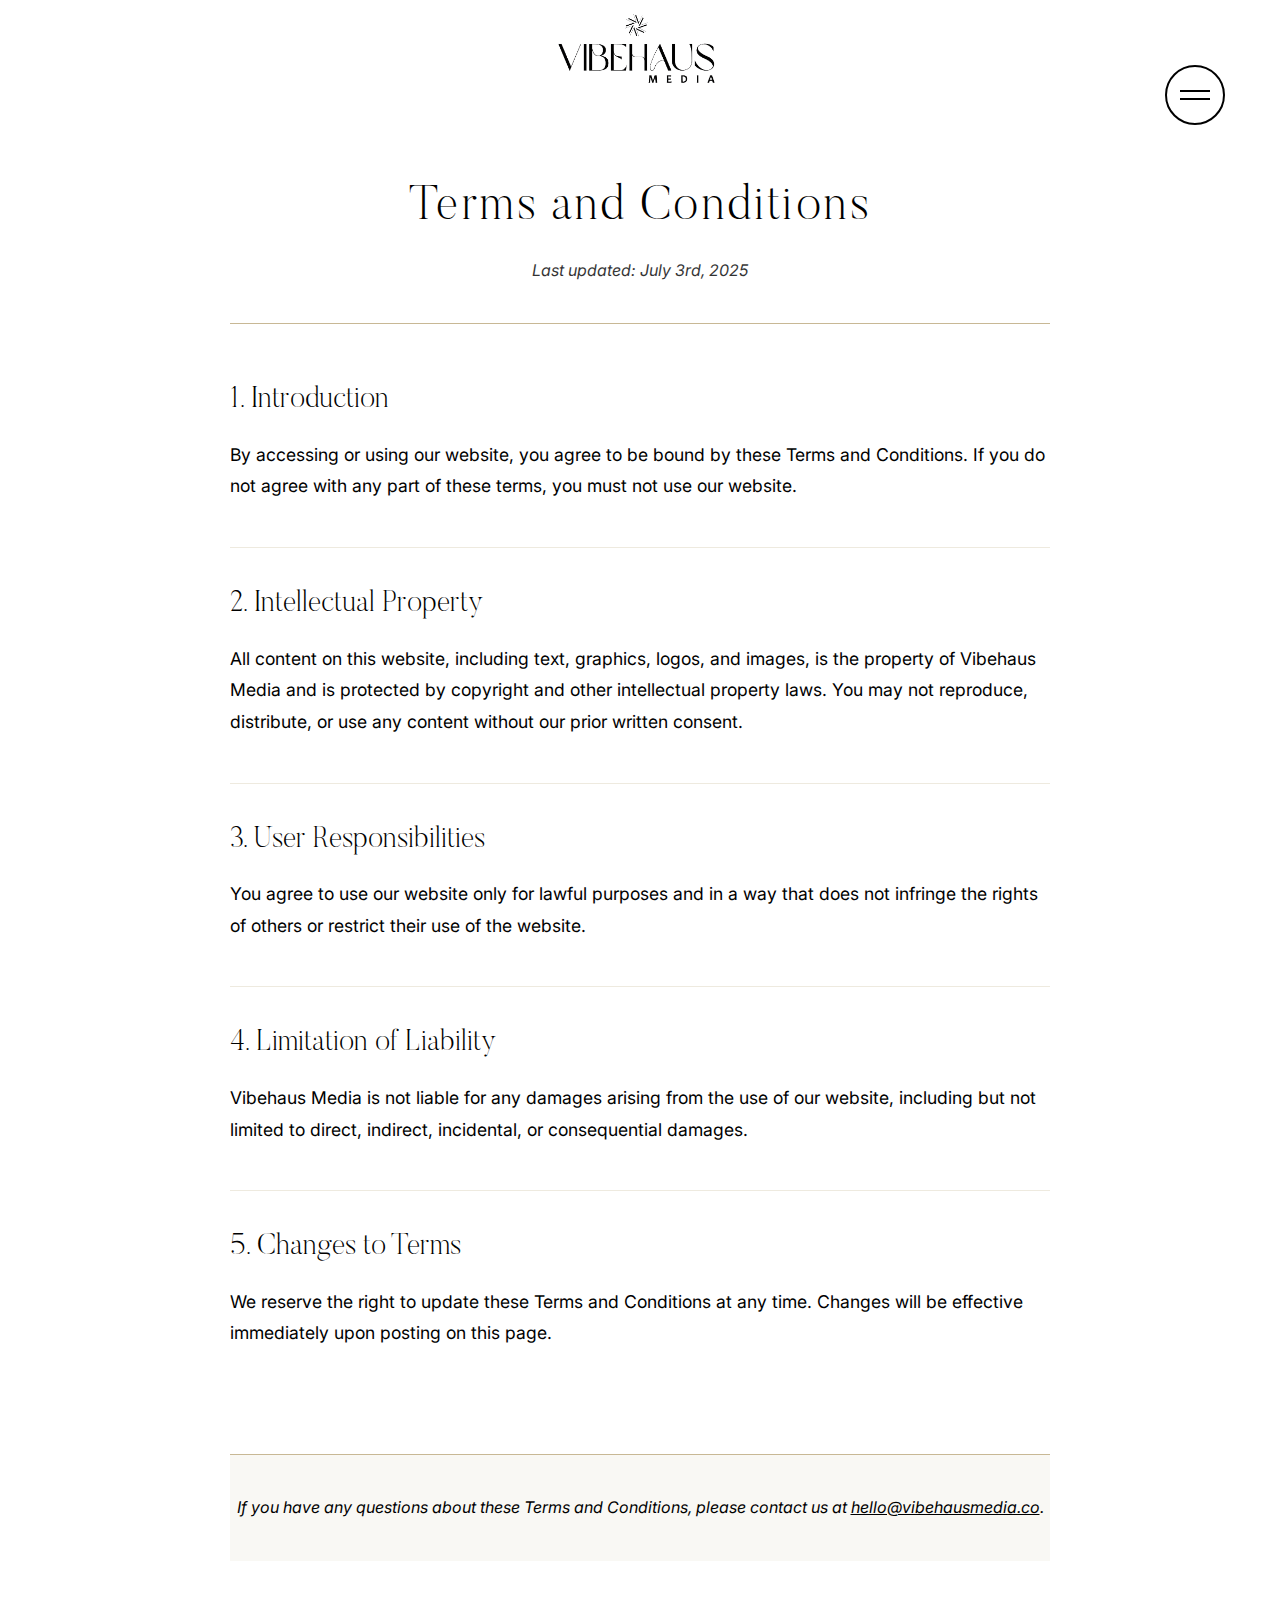
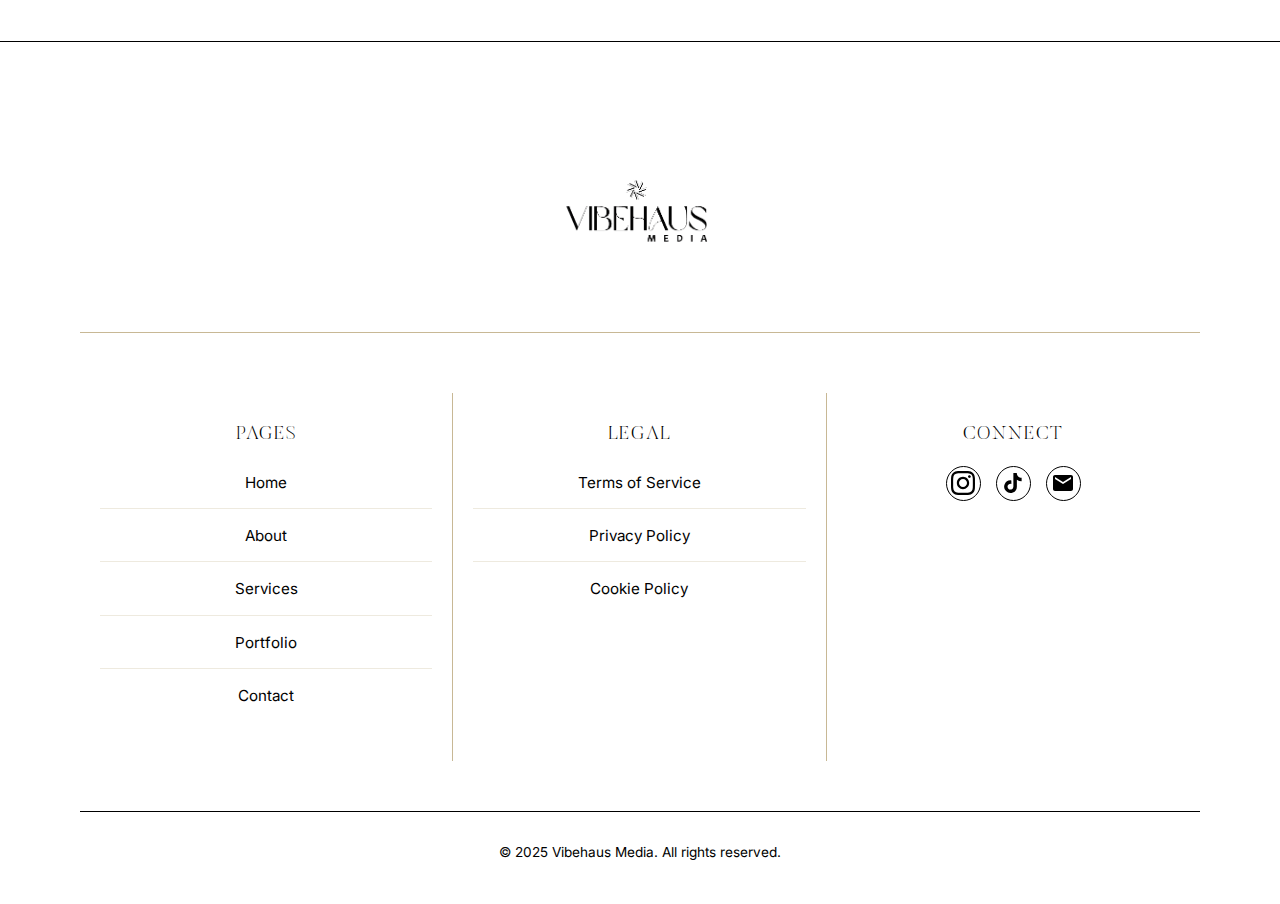
<file: terms.html>
<!DOCTYPE html>
<html lang="en">
<head>
  <meta charset="UTF-8" />
  <meta name="viewport" content="width=device-width, initial-scale=1.0" />
  <title>Terms and Conditions - Vibehaus Media</title>
  <link rel="stylesheet" href="css/global.css" />
  <link rel="stylesheet" href="css/legal.css" />
  <script src="js/script.js" defer></script>
  <link href="https://fonts.googleapis.com/css2?family=Inter:wght@400;500&family=Playfair+Display:ital,wght@0,400;0,600;1,400&display=swap" rel="stylesheet">
</head>
<body>
  <!-- HEADER -->
  <header class="header">
    <div class="logo-nav">
      <a href="index.html" class="logo">
        <img src="assets/logo.png" alt="Vibehaus Media Logo" />
      </a>
    </div>
    <div class="hamburger" onclick="toggleMenu()">
      <div></div>
      <div></div>
    </div>
  </header>

  <!-- Navigation Menu -->
  <nav class="nav-menu" id="navMenu">
    <div class="nav-close" onclick="toggleMenu()">
      <span>&times;</span>
    </div>
    <div class="nav-content">
      <div class="nav-logo">
        <img src="assets/logo2.png" alt="Vibehaus Media Logo" />
      </div>
      <ul class="nav-links">
        <li><a href="index.html">Home</a></li>
        <li><a href="about.html">About</a></li>
        <li><a href="services.html">Services</a></li>
        <li><a href="portfolio.html">Portfolio</a></li>
        <li><a href="contact.html">Contact</a></li>
      </ul>
    </div>
  </nav>

  <!-- LEGAL CONTENT -->
  <main class="legal-main">
    <div class="legal-container">
      <header class="legal-header">
        <h1>Terms and Conditions</h1>
        <p class="last-updated">Last updated: July 3rd, 2025</p>
      </header>

      <div class="legal-content">
        <section class="legal-section">
          <h2>1. Introduction</h2>
          <p>By accessing or using our website, you agree to be bound by these Terms and Conditions. If you do not agree with any part of these terms, you must not use our website.</p>
        </section>

        <section class="legal-section">
          <h2>2. Intellectual Property</h2>
          <p>All content on this website, including text, graphics, logos, and images, is the property of Vibehaus Media and is protected by copyright and other intellectual property laws. You may not reproduce, distribute, or use any content without our prior written consent.</p>
        </section>

        <section class="legal-section">
          <h2>3. User Responsibilities</h2>
          <p>You agree to use our website only for lawful purposes and in a way that does not infringe the rights of others or restrict their use of the website.</p>
        </section>

        <section class="legal-section">
          <h2>4. Limitation of Liability</h2>
          <p>Vibehaus Media is not liable for any damages arising from the use of our website, including but not limited to direct, indirect, incidental, or consequential damages.</p>
        </section>

        <section class="legal-section">
          <h2>5. Changes to Terms</h2>
          <p>We reserve the right to update these Terms and Conditions at any time. Changes will be effective immediately upon posting on this page.</p>
        </section>
      </div>

      <div class="legal-footer">
        <p>If you have any questions about these Terms and Conditions, please contact us at <a href="mailto:hello@vibehausmedia.co">hello@vibehausmedia.co</a>.</p>
      </div>
    </div>
  </main>

  <!-- FOOTER -->
  <footer class="footer">
    <div class="footer-content">
      <div class="footer-logo">
        <img src="assets/logo.png" alt="Vibehaus Media Logo" />
      </div>
      
      <div class="footer-sections">
        <div class="footer-section">
          <h4>Pages</h4>
          <ul>
            <li><a href="index.html">Home</a></li>
            <li><a href="about.html">About</a></li>
            <li><a href="services.html">Services</a></li>
            <li><a href="portfolio.html">Portfolio</a></li>
            <li><a href="contact.html">Contact</a></li>
          </ul>
        </div>
        
        <div class="footer-section">
          <h4>Legal</h4>
          <ul>
            <li><a href="terms.html">Terms of Service</a></li>
            <li><a href="privacy.html">Privacy Policy</a></li>
            <li><a href="cookies.html">Cookie Policy</a></li>
          </ul>
        </div>
        
        <div class="footer-section">
          <h4>Connect</h4>
          <div class="social-links">
            <a href="https://www.instagram.com/vibehausmediaco/" target="_blank" aria-label="Instagram">
              <svg width="24" height="24" viewBox="0 0 24 24" fill="currentColor">
                <path d="M12 2.163c3.204 0 3.584.012 4.85.07 3.252.148 4.771 1.691 4.919 4.919.058 1.265.069 1.645.069 4.849 0 3.205-.012 3.584-.069 4.849-.149 3.225-1.664 4.771-4.919 4.919-1.266.058-1.644.07-4.85.07-3.204 0-3.584-.012-4.849-.07-3.26-.149-4.771-1.699-4.919-4.92-.058-1.265-.07-1.644-.07-4.849 0-3.204.013-3.583.07-4.849.149-3.227 1.664-4.771 4.919-4.919 1.266-.057 1.645-.069 4.849-.069zm0-2.163c-3.259 0-3.667.014-4.947.072-4.358.2-6.78 2.618-6.98 6.98-.059 1.281-.073 1.689-.073 4.948 0 3.259.014 3.668.072 4.948.2 4.358 2.618 6.78 6.98 6.98 1.281.058 1.689.072 4.948.072 3.259 0 3.668-.014 4.948-.072 4.354-.2 6.782-2.618 6.979-6.98.059-1.28.073-1.689.073-4.948 0-3.259-.014-3.667-.072-4.947-.196-4.354-2.617-6.78-6.979-6.98-1.281-.059-1.69-.073-4.949-.073zm0 5.838c-3.403 0-6.162 2.759-6.162 6.162s2.759 6.163 6.162 6.163 6.162-2.759 6.162-6.163c0-3.403-2.759-6.162-6.162-6.162zm0 10.162c-2.209 0-4-1.79-4-4 0-2.209 1.791-4 4-4s4 1.791 4 4c0 2.21-1.791 4-4 4zm6.406-11.845c-.796 0-1.441.645-1.441 1.44s.645 1.44 1.441 1.44c.795 0 1.439-.645 1.439-1.44s-.644-1.44-1.439-1.44z"/>
              </svg>
            </a>
            <a href="https://www.tiktok.com/@vibehausmediaco" target="_blank" aria-label="TikTok">
              <svg width="24" height="24" viewBox="0 0 24 24" fill="currentColor">
                <path d="M19.59 6.69a4.83 4.83 0 0 1-3.77-4.25V2h-3.45v13.67a2.89 2.89 0 0 1-5.2 1.74 2.89 2.89 0 0 1 2.31-4.64 2.93 2.93 0 0 1 .88.13V9.4a6.84 6.84 0 0 0-1-.05A6.33 6.33 0 0 0 5 20.1a6.34 6.34 0 0 0 10.86-4.43v-7a8.16 8.16 0 0 0 4.77 1.52v-3.4a4.85 4.85 0 0 1-1-.1z"/>
              </svg>
            </a>
            <a href="mailto:hello@vibehausmedia.co" aria-label="Email">
              <svg width="24" height="24" viewBox="0 0 24 24" fill="currentColor">
                <path d="M20 4H4c-1.1 0-1.99.9-1.99 2L2 18c0 1.1.9 2 2 2h16c1.1 0 2-.9 2-2V6c0-1.1-.9-2-2-2zm0 4l-8 5-8-5V6l8 5 8-5v2z"/>
              </svg>
            </a>
          </div>
        </div>
      </div>
      
      <div class="footer-bottom">
        <p>&copy; 2025 Vibehaus Media. All rights reserved.</p>
      </div>
    </div>
  </footer>
</body>
</html>
</file>
<file: css/global.css>
/* Extra mobile padding for the 'not every brand needs full blown...' section and image below */
@media (max-width: 768px) {
  .services-details-section .service-item {
    padding-left: 0 !important;
    padding-right: 0 !important;
  }
  .services-details-section .service-content {
    padding-left: 24px !important;
    padding-right: 24px !important;
    padding-top: 32px !important;
    padding-bottom: 32px !important;
  }
  .services-details-section .service-image {
    padding-left: 24px !important;
    padding-right: 24px !important;
    margin-bottom: 32px !important;
  }
}
/* Mobile: Add more padding for special section and image below */
@media (max-width: 768px) {
  .services-details-section .service-item,
  .services-details-section .service-content {
    padding-left: 24px !important;
    padding-right: 24px !important;
  }
  .services-details-section .service-image {
    padding-left: 12px !important;
    padding-right: 12px !important;
    margin-bottom: 24px !important;
  }
}
/* Use heading font for nav menu links */
.nav-links a {
  font-family: 'Butler Ultra Light', 'Inter', Arial, Helvetica, sans-serif;
  font-weight: 700;
  letter-spacing: 0.02em;
  text-transform: uppercase;

}
/* FONTS */
@font-face {
  font-family: 'Butler Ultra Light';
  src: url('../assets/Butler-UltraLight.woff') format('woff');
  font-weight: 200;
  font-style: normal;
}

/* RESET */
* {
  margin: 0;
  padding: 0;
  box-sizing: border-box;
}

html, body {
  height: 100%;
  scroll-behavior: smooth;
}

body {
  font-family: 'Inter', sans-serif;
  background-color: #ffffff;
  color: #000000;
  line-height: 1.6;
  -webkit-font-smoothing: antialiased;
  -moz-osx-font-smoothing: grayscale;
  text-rendering: optimizeLegibility;
}

/* Performance Optimizations */
img {
  max-width: 100%;
  height: auto;
  display: block;
}

img[loading="lazy"] {
  opacity: 0;
  transition: opacity 0.3s ease;
}

img[loading="lazy"].loaded {
  opacity: 1;
}

/* COLOR PALETTE */
:root {
  --cream: #EFE6DD;
  --beige: #C8B895;
  --sage: #B3BEB4;
  --black: #000000;
  --white: #ffffff;
}

/* TYPOGRAPHY */
h1, h2, h3, h4, h5, h6 {
  font-family: 'Butler Ultra Light', sans-serif;
  font-weight: 200;
  line-height: 1.2;
  margin: 0;
}

p, span, div, a, li, button, input, textarea, label {
  font-family: 'Inter', sans-serif;
}

p {
  font-family: 'Inter', sans-serif;
  font-size: 1rem;
  line-height: 1.6;
  margin: 0;
}

/* BUTTONS */
.btn {
  display: inline-block;
  padding: 12px 24px;
  font-size: 0.9rem;
  letter-spacing: 0.05em;
  text-transform: uppercase;
  border: 1px solid var(--black);
  background-color: transparent;
  color: var(--black);
  cursor: pointer;
  transition: all 0.3s ease;
  text-align: center;
}

.btn:hover {
  background-color: var(--black);
  color: var(--white);
}

/* LAYOUT */
.container {
  width: 90%;
  max-width: 1200px;
  margin: 0 auto;
}

/* HEADER & NAVIGATION - GLOBAL STYLES */
.header {
  position: fixed;
  top: 0;
  left: 0;
  width: 100%;
  z-index: 1000;
  background: transparent;
  padding: 20px;
}

.logo {
  position: absolute;
  left: 50%;
  transform: translateX(-50%);
  font-family: 'Butler Ultra Light', sans-serif;
  font-size: 1.5rem;
  font-weight: 200;
}

.hamburger {
  position: fixed;
  top: 55px;
  right: 55px;
  z-index: 999;
  width: 60px;
  height: 60px;
  border: 2px solid var(--white);
  border-radius: 50%;
  display: flex;
  flex-direction: column;
  justify-content: center;
  align-items: center;
  cursor: pointer;
  gap: 6px;
  transition: all 0.3s ease;
}

.hamburger:hover {
  background: rgba(255, 255, 255, 0.1);
}

.hamburger div {
  width: 30px;
  height: 2px;
  background: var(--black);
  transition: 0.3s;
}

/* Hamburger Animation */
.hamburger.active div:nth-child(1) {
  transform: rotate(-45deg) translate(-6px, 6px);
}

.hamburger.active div:nth-child(2) {
  transform: rotate(45deg) translate(-6px, -6px);
}

.nav-menu {
  position: fixed;
  top: 0;
  right: -100%;
  width: 400px;
  height: 100vh;
  background: white;
  z-index: 999;
  transition: right 0.3s ease;
  overflow-y: auto;
}

.nav-menu.active {
  right: 0;
}

.nav-content {
  padding: 80px 40px 40px;
  height: 100%;
  display: flex;
  flex-direction: column;
}

.nav-logo {
  margin-bottom: 60px;
  text-align: center;
}

.nav-logo img {
  height: 80px;
  width: auto;
}

.nav-links {
  list-style: none;
  padding: 0;
  margin: 0;
  flex-grow: 1;
  display: flex;
  flex-direction: column;
  align-items: center;
}

.nav-links li {
  margin-bottom: 30px;
  padding-bottom: 30px;
  border-bottom: 1px solid #E5E5E5;
}

.nav-links li:last-child {
  border-bottom: none;
}

.nav-links a {
  text-decoration: none;
  color: #000;
  font-size: 1.25rem;
  font-weight: 500;
  transition: color 0.3s ease;
}

.nav-links a:hover {
  color: #B8860B;
}

.nav-overlay {
  position: fixed;
  top: 0;
  left: 0;
  width: 100%;
  height: 100%;
  background: rgba(0, 0, 0, 0.5);
  z-index: 998;
  opacity: 0;
  visibility: hidden;
  transition: all 0.3s ease;
}

.nav-overlay.active {
  opacity: 1;
  visibility: visible;
}

/* SCROLL ARROW - GLOBAL STYLES */
.scroll-arrow {
  position: absolute;
  bottom: 30px;
  left: 50%;
  transform: translateX(-50%);
  z-index: 3;
  animation: bounce 2s infinite;
  width: 50px;
  height: 50px;
  border: 2px solid var(--black);
  border-radius: 50%;
  display: flex;
  align-items: center;
  justify-content: center;
  cursor: pointer;
  transition: all 0.3s ease;
}

.scroll-arrow:hover {
  border-color: var(--beige);
  background-color: rgba(200, 184, 149, 0.1);
}

.scroll-arrow span {
  color: var(--black);
  font-size: 1.5rem;
  font-weight: bold;
  transition: color 0.3s ease;
}

.scroll-arrow:hover span {
  color: var(--beige);
}

@keyframes bounce {
  0%, 20%, 50%, 80%, 100% {
    transform: translateX(-50%) translateY(0);
  }
  40% {
    transform: translateX(-50%) translateY(-10px);
  }
  60% {
    transform: translateX(-50%) translateY(-5px);
  }
}

/* FOOTER - GLOBAL STYLES */
.footer {
  background-color: var(--white);
  padding: 80px 0 40px;
  border-top: 1px solid var(--black);
}

.footer-content {
  max-width: 1200px;
  margin: 0 auto;
  padding: 0 40px;
}

.footer-logo {
  display: flex;
  justify-content: center;
  align-items: center;
  text-align: center;
  margin-bottom: 60px;
  padding-bottom: 30px;
  border-bottom: 1px solid var(--beige);
}

.footer-logo img {
  width: 180px;
  height: auto;
}

.footer-sections {
  display: grid;
  grid-template-columns: repeat(3, 1fr);
  gap: 0;
  margin-bottom: 50px;
}

.footer-section {
  padding: 30px 20px;
  border-right: 1px solid var(--beige);
}

.footer-section:last-child {
  border-right: none;
}

.footer-section h4 {
  font-size: 1.2rem;
  color: var(--black);
  margin-bottom: 20px;
  font-weight: 500;
  text-transform: uppercase;
  letter-spacing: 0.05em;
  text-align: center;
}

.footer-section ul {
  list-style: none;
  text-align: center;
}

.footer-section ul li {
  margin-bottom: 10px;
  padding-bottom: 8px;
  border-bottom: 1px solid rgba(200, 184, 149, 0.3);
}

.footer-section ul li:last-child {
  border-bottom: none;
}

.footer-section ul li a {
  color: var(--black);
  text-decoration: none;
  font-size: 0.95rem;
  font-family: 'Inter', sans-serif;
  transition: color 0.3s ease;
  display: block;
  padding: 5px 0;
  text-align: center;
}

.footer-section ul li a:hover {
  color: var(--beige);
}

.social-links {
  display: flex;
  gap: 15px;
  align-items: center;
  flex-wrap: wrap;
  justify-content: center;
}

.social-links a {
  color: var(--black);
  transition: color 0.3s ease, transform 0.3s ease;
  display: flex;
  align-items: center;
  justify-content: center;
  width: 35px;
  height: 35px;
  border: 1px solid var(--black);
  border-radius: 50%;
}

.social-links a:hover {
  color: var(--beige);
  transform: scale(1.1);
  border-color: var(--beige);
}

.footer-bottom {
  text-align: center;
  padding-top: 30px;
  border-top: 1px solid var(--black);
}

.footer-bottom p {
  color: var(--black);
  font-size: 0.85rem;
  font-family: 'Inter', sans-serif;
  margin: 0;
}

/* RESPONSIVE DESIGN - GLOBAL STYLES */
@media (max-width: 768px) {
  .hamburger {
    right: 20px;
    top: 20px;
    width: 50px;
    height: 50px;
  }
  
  .hamburger div {
    width: 25px;
  }
  
  .scroll-arrow {
    bottom: 20px;
    width: 40px;
    height: 40px;
  }
  
  .scroll-arrow span {
    font-size: 1.2rem;
  }
  
  .nav-menu {
    width: 100%;
  }
  
  .footer-sections {
    grid-template-columns: 1fr;
    gap: 20px;
  }
  
  .footer-section {
    border-right: none;
    border-bottom: 1px solid var(--beige);
    padding: 20px 0;
  }
  
  .footer-section:last-child {
    border-bottom: none;
  }
}

@media (max-width: 480px) {
  .hamburger {
    right: 15px;
    top: 15px;
    width: 45px;
    height: 45px;
  }
  
  .hamburger div {
    width: 20px;
  }
  
  .scroll-arrow {
    bottom: 15px;
    width: 35px;
    height: 35px;
  }
  
  .scroll-arrow span {
    font-size: 1rem;
  }
  
  .nav-content {
    padding: 60px 20px 20px;
  }
  
  .footer-content {
    padding: 0 20px;
  }
  
  .footer-logo img {
    width: 150px;
  }
  
  .social-links {
    justify-content: center;
  }
}
</file>
<file: css/home.css>
/* Universal box-sizing for consistent behavior */
* {
  box-sizing: border-box;
}

/* HERO SECTION */
.hero {
  position: relative;
  height: 100vh;
  background-image: url('../assets/hero-image.png');
  background-size: cover;
  background-position: center;
  background-attachment: fixed;
  display: flex;
  align-items: center;
  justify-content: center;
  text-align: center;
}

.overlay {
  position: absolute;
  top: 0;
  left: 0;
  width: 100%;
  height: 100%;
  background: rgba(0, 0, 0, 0.3);
  z-index: 1;
}

.logo {
  position: absolute;
  left: 50%;
  transform: translateX(-50%);
  font-family: 'Butler Ultra Light', sans-serif;
  font-size: 1.5rem;
  font-weight: 200;
  color: var(--black);
  top: -10px;
  z-index: 999;
}

.logo img {
  width: 250px;
  height: auto;
}

/* HERO TEXT STYLES */
.hero-text {
  position: relative;
  z-index: 2;
  color: var(--white);
  font-size: 2.5rem;
  line-height: 1.4;
  padding: 0 20px;
  max-width: 1400px;
  width: 1400px;
}

.hero-text strong {
  font-weight: 600;
}

.hero-text em {
  font-style: italic;
  font-weight: 400;
}

/* STRATEGY SECTION */
.strategy-section {
  background-color: var(--white);
  padding: 100px 0;
  text-align: center;
}

.strategy-section h2 {
  font-size: 3rem;
  margin-bottom: 20px;
  color: var(--black);
}

.strategy-section h4 {
  font-size: 1.5rem;
  margin-bottom: 30px;
  color: var(--black);
}

.strategy-section p {
  font-size: 1.2rem;
  color: var(--black);
  line-height: 1.6;
}

/* MISSION SECTION */
.mission-section {
  background-color: var(--white);
  padding: 100px 0;
  border-top: 1px solid var(--black);
  border-bottom: 1px solid var(--black);
}

.mission-content {
  display: flex;
  align-items: center;
  gap: 80px;
  max-width: 1200px;
  margin: 0 auto;
}

.mission-image {
  flex: 1;
}

.mission-image img {
  width: 100%;
  height: auto;
  border-radius: 8px;
  transition: transform 0.3s ease, box-shadow 0.3s ease;
}

.mission-image img:hover {
  transform: scale(1.02);
  box-shadow: 0 10px 30px rgba(0, 0, 0, 0.1);
}

.mission-text {
  flex: 1;
  text-align: left;
  padding-top: 40px;
  margin-top: 16px;
}

.mission-text h1 {
  font-size: 3rem;
  margin-bottom: 50px;
  color: var(--black);
}

.mission-text h4 {
  font-size: 1.3rem;
  margin-bottom: 45px;
  color: var(--black);
  line-height: 1.5;
}

.mission-text p {
  font-size: 1.1rem;
  color: var(--black);
  line-height: 1.6;
}

/* STORY SECTION */
.story-section {
  background-color: var(--white);
  padding: 100px 0;
  position: relative;
}

.story-images {
  display: none; /* Hide on desktop, we'll use story-images-desktop instead */
}

.story-images-mobile {
  display: none;
}

.story-images-desktop {
  display: flex;
  justify-content: center;
  gap: 30px;
  margin: 30px 0 50px 0;
}

.profile-1 {
  width: 200px;
  height: 200px;
  object-fit: cover;
  border-radius: 50%;
  opacity: 1;
  transition: transform 0.3s ease, opacity 0.3s ease;
  pointer-events: auto;
  border: 3px solid var(--white);
  box-shadow: 0 8px 25px rgba(0, 0, 0, 0.15);
}

.profile-1:hover {
  transform: scale(1.05);
  opacity: 1;
}

.profile-2 {
  width: 200px;
  height: 200px;
  object-fit: cover;
  border-radius: 50%;
  opacity: 1;
  transition: transform 0.3s ease, opacity 0.3s ease;
  pointer-events: auto;
  border: 3px solid var(--white);
  box-shadow: 0 8px 25px rgba(0, 0, 0, 0.15);
}

.profile-2:hover {
  transform: scale(1.05);
  opacity: 1;
}

.story-content {
  position: relative;
  z-index: 2;
  max-width: 800px;
  margin: 0 auto;
  text-align: center;
  padding: 0 20px;
}

.story-content h1 {
  font-size: 3.5rem;
  margin-bottom: 30px;
  color: var(--black);
  letter-spacing: 0.1em;
}

.story-content h4 {
  font-size: 1.4rem;
  margin-bottom: 50px;
  color: var(--black);
  letter-spacing: 0.05em;
  line-height: 1.4;
}

.story-text {
  margin-bottom: 50px;
}

.story-text p {
  font-size: 1.1rem;
  color: var(--black);
  line-height: 1.7;
  margin-bottom: 25px;
  text-align: left;
}

.story-content h3 {
  font-size: 1.8rem;
  margin-bottom: 30px;
  color: var(--black);
  font-style: italic;
}

.story-content .btn {
  display: inline-block;
  padding: 15px 30px;
  font-size: 1rem;
  letter-spacing: 0.05em;
  border: 2px solid var(--black);
  background-color: transparent;
  color: var(--black);
  text-decoration: none;
  cursor: pointer;
  transition: all 0.3s ease;
}

.story-content .btn:hover {
  background-color: var(--black);
  color: var(--white);
}

/* IMAGE OVERLAY SECTION */
.image-overlay-section {
  position: relative;
  height: 100vh;
  overflow: hidden;
  margin-top: 100px;
  border-top: 1px solid var(--black);
}

.section-image {
  position: absolute;
  right: 0;
  top: 0;
  width: 80%;
  height: 100%;
}

.section-image img {
  width: 100%;
  height: 100%;
  object-fit: cover;
}

.white-overlay-box {
  position: absolute;
  left: 0;
  bottom: 0;
  width: 40%;
  height: 70%;
  background-color: var(--white);
  border-top: 1px solid var(--black);
  border-left: 1px solid var(--black);
  border-right: 1px solid var(--black);
  z-index: 2;
  padding: 50px 40px;
  display: flex;
  flex-direction: column;
  justify-content: center;
}

.white-overlay-box h3 {
  font-size: 1.2rem;
  font-weight: 800;
  color: var(--black);
  margin-bottom: 15px;
  text-transform: uppercase;
  letter-spacing: 0.05em;
}

.underline {
  width: 60px;
  height: 2px;
  background-color: var(--black);
  margin-bottom: 30px;
}

.white-overlay-box h1 {
  font-size: 2.2rem;
  color: var(--black);
  margin-bottom: 25px;
  line-height: 1.3;
}

.white-overlay-box p {
  font-size: 1rem;
  color: var(--black);
  line-height: 1.6;
  margin-bottom: 30px;
}

.white-overlay-box .btn {
  align-self: flex-start;
}

/* FOOTER */
.footer {
  background-color: var(--white);
  padding: 80px 0 40px;
  border-top: 1px solid var(--black);
}

.footer-content {
  max-width: 1200px;
  margin: 0 auto;
  padding: 0 40px;
}

.footer-logo {
  text-align: center;
  margin-bottom: 60px;
  padding-bottom: 30px;
  border-bottom: 1px solid var(--beige);
}

.footer-logo img {
  width: 180px;
  height: auto;
}

.footer-sections {
  display: grid;
  grid-template-columns: repeat(3, 1fr);
  gap: 0;
  margin-bottom: 50px;
}

.footer-section {
  padding: 30px 20px;
  border-right: 1px solid var(--beige);
}

.footer-section:last-child {
  border-right: none;
}

.footer-section h4 {
  font-size: 1.2rem;
  color: var(--black);
  margin-bottom: 20px;
  font-weight: 500;
  text-transform: uppercase;
  letter-spacing: 0.05em;
}

.footer-section ul {
  list-style: none;
}

.footer-section ul li {
  margin-bottom: 10px;
  padding-bottom: 8px;
  border-bottom: 1px solid rgba(200, 184, 149, 0.3);
}

.footer-section ul li:last-child {
  border-bottom: none;
}

.footer-section ul li a {
  color: var(--black);
  text-decoration: none;
  font-size: 0.95rem;
  font-family: 'Inter', sans-serif;
  transition: color 0.3s ease;
  display: block;
  padding: 5px 0;
}

.footer-section ul li a:hover {
  color: var(--beige);
}

.social-links {
  display: flex;
  gap: 15px;
  align-items: center;
  flex-wrap: wrap;
}

.social-links a {
  color: var(--black);
  transition: color 0.3s ease, transform 0.3s ease;
  display: flex;
  align-items: center;
  justify-content: center;
  width: 35px;
  height: 35px;
  border: 1px solid var(--black);
  border-radius: 50%;
}

.social-links a:hover {
  color: var(--beige);
  transform: scale(1.1);
  border-color: var(--beige);
}

.footer-bottom {
  text-align: center;
  padding-top: 30px;
  border-top: 1px solid var(--black);
}

.footer-bottom p {
  color: var(--black);
  font-size: 0.85rem;
  font-family: 'Inter', sans-serif;
  margin: 0;
}

/* RESPONSIVE MEDIA QUERIES */

/* Large tablets and small desktops */
@media (max-width: 1024px) {
  .story-images {
    display: none;
  }
  
  .story-images-mobile {
    display: flex;
  }
  
  .hero-text {
    font-size: 2.2rem;
    max-width: 900px;
    width: 90%;
  }
  
  .logo img {
    width: 200px;
  }
  
  .mission-content {
    gap: 60px;
    max-width: 1000px;
  }
  
  .story-content {
    max-width: 700px;
    padding: 0 20px;
  }
  
  .story-content h1 {
    font-size: 3rem;
    margin-bottom: 40px;
  }
  
  .story-images-mobile {
    display: flex;
    justify-content: center;
    gap: 30px;
    margin-bottom: 50px;
  }
  
  .profile-1 {
    position: relative;
    top: auto;
    left: auto;
    transform: none;
    width: 150px;
    height: 150px;
    border: 3px solid var(--white);
    box-shadow: 0 6px 20px rgba(0, 0, 0, 0.1);
  }
  
  .profile-2 {
    position: relative;
    bottom: auto;
    right: auto;
    transform: none;
    width: 150px;
    height: 150px;
    border: 3px solid var(--white);
    box-shadow: 0 6px 20px rgba(0, 0, 0, 0.1);
  }
  
  .white-overlay-box {
    width: 45%;
    padding: 40px 30px;
  }
  
  .white-overlay-box h1 {
    font-size: 2rem;
  }
}

/* Tablets */
@media (max-width: 768px) {
  .hero {
    background-size: cover;
    background-position: center center;
    width: 100vw;
    margin: 0;
    padding: 0;
    overflow: hidden;
    background-attachment: scroll;
    min-width: 100vw;
  }
  
  .hamburger {
    right: 30px;
    top: 30px;
    width: 50px;
    height: 50px;
  }
  
  .hamburger div {
    width: 25px;
  }
  
  .hero-text {
    font-size: 1.8rem;
    width: 95%;
    padding: 0 15px;
  }
  
  .logo img {
    width: 180px;
  }
  
  .scroll-arrow {
    width: 40px;
    height: 40px;
    bottom: 20px;
  }
  
  .scroll-arrow span {
    font-size: 1.2rem;
  }
  
  /* Strategy Section */
  .strategy-section {
    padding: 80px 0;
  }
  
  .strategy-section h2 {
    font-size: 2.5rem;
  }
  
  .strategy-section h4 {
    font-size: 1.3rem;
  }
  
  .strategy-section p {
    font-size: 1.1rem;
  }
  
  /* Mission Section */
  .mission-section {
    padding: 80px 0;
  }
  
  .mission-content {
    flex-direction: column;
    gap: 40px;
    padding: 0 20px;
  }
  
  .mission-text h1 {
    font-size: 2.5rem;
    margin-bottom: 30px;
  }
  
  .mission-text h4 {
    font-size: 1.2rem;
    margin-bottom: 25px;
  }
  
  /* Story Section */
  .story-section {
    padding: 80px 0;
  }
  
  .story-content {
    padding: 0 20px;
  }
  
  .story-content h1 {
    font-size: 2.8rem;
    margin-bottom: 40px;
  }
  
  .story-content h4 {
    font-size: 1.2rem;
  }
  
  .story-images-desktop {
    display: none; /* Hide desktop images on tablet */
  }
  
  .story-images-mobile {
    display: flex;
    justify-content: center;
    gap: 25px;
    margin-bottom: 50px;
  }
  
  .story-images-mobile .profile-1,
  .story-images-mobile .profile-2 {
    position: relative;
    top: auto;
    left: auto;
    bottom: auto;
    right: auto;
    transform: none;
    width: 130px;
    height: 130px;
    border: 3px solid var(--white);
    box-shadow: 0 6px 20px rgba(0, 0, 0, 0.1);
  }
  
  /* Image Overlay Section */
  .image-overlay-section {
    position: relative;
    width: 100vw;
    height: 100vh;
    min-height: 400px;
    max-height: 100vh;
    margin: 0;
    overflow: hidden;
    display: flex;
    align-items: center;
    justify-content: center;
  }
  .section-image {
    position: absolute;
    left: 0;
    top: 0;
    width: 100vw;
    height: 100vh;
    z-index: 1;
    overflow: hidden;
  }
  .section-image img {
    width: 100vw;
    height: 100vh;
    object-fit: cover;
    display: block;
  }
  .white-overlay-box {
    position: absolute;
    left: 50%;
    top: 50%;
    transform: translate(-50%, -50%);
    width: 95vw;
    max-width: 98vw;
    min-height: 80vh;
    height: auto;
    margin: 0;
    z-index: 3;
    padding: 7vh 4vw 7vh 4vw;
    box-shadow: 0 8px 32px rgba(0,0,0,0.12);
    background: var(--white);
    border-radius: 12px;
    border: 1px solid var(--black);
    display: flex;
    flex-direction: column;
    align-items: center;
    justify-content: flex-start;
    overflow-y: auto;
    overflow-x: hidden;
  }
  .white-overlay-box h1 {
    font-size: 1.8rem;
    margin-top: 50px;
    text-align: center;
  }
  .white-overlay-box h3 {
    font-size: 1.1rem;
  }
}

/* Mobile devices */
@media (max-width: 480px) {
  html, body {
    overflow-x: hidden;
    width: 100%;
    max-width: 100%;
    margin: 0;
    padding: 0;
  }
  
  .hero {
    background-size: cover;
    background-position: center center;
    min-height: 100vh;
    width: 100vw;
    min-width: 100vw;
    max-width: 100vw;
    overflow: hidden;
    margin: 0;
    padding: 0;
    left: 0;
    right: 0;
    background-attachment: scroll;
    position: relative;
  }
  
  .hamburger {
    right: 20px;
    top: 20px;
    width: 45px;
    height: 45px;
  }
  
  .hamburger div {
    width: 22px;
    height: 1.5px;
  }
  
  .hero-text {
    font-size: 1.5rem;
    line-height: 1.3;
  }
  
  .logo {
    top: -20px;
  }
  
  .logo img {
    width: 150px;
  }
  
  /* Navigation Menu */
  .nav-menu {
    width: 100%;
    right: -100%;
  }
  
  .nav-content {
    padding: 80px 20px 20px;
  }
  
  .nav-links a {
    font-size: 1.3rem;
    padding: 15px 0;
  }
  
  /* Strategy Section */
  .strategy-section {
    padding: 60px 0;
  }
  
  .strategy-section h2 {
    font-size: 2rem;
    margin-bottom: 15px;
  }
  
  .strategy-section h4 {
    font-size: 1.1rem;
    margin-bottom: 20px;
  }
  
  .strategy-section p {
    font-size: 1rem;
    padding: 0 20px;
  }
  
  /* Mission Section */
  .mission-section {
    padding: 60px 0;
    position: relative;
  }

  .mission-content {
    padding: 0 15px;
    flex-direction: column;
    gap: 0;
  }

  .mission-text {
    margin-top: 32px;
  }

  .mission-text h1 {
    font-size: 2rem;
    margin-bottom: 25px;
  }

  .mission-text h4 {
    font-size: 1.1rem;
    margin-bottom: 20px;
  }

  .mission-text p {
    font-size: 1rem;
    margin-top: 0;
    margin-bottom: 40px;
    padding-top: 0;
    padding-bottom: 0;
    border-top: none;
  }
  
  /* Story Section */
  .story-section {
    padding: 60px 0;
  }
  
  .story-content {
    padding: 0 15px;
  }
  
  .story-content h1 {
    font-size: 2.2rem;
    margin-bottom: 30px;
    letter-spacing: 0.05em;
  }
  
  .story-content h4 {
    font-size: 1rem;
    margin-bottom: 30px;
  }
  
  .story-images-desktop {
    display: none; /* Hide desktop images on mobile */
  }
  
  .story-images-mobile {
    display: flex;
    justify-content: center;
    gap: 20px;
    margin-bottom: 40px;
  }
  
  .story-text p {
    font-size: 1rem;
    line-height: 1.6;
    margin-bottom: 20px;
  }
  
  .story-content h3 {
    font-size: 1.5rem;
    margin-bottom: 20px;
  }
  
  .story-images-mobile .profile-1,
  .story-images-mobile .profile-2 {
    position: relative;
    top: auto;
    left: auto;
    bottom: auto;
    right: auto;
    transform: none;
    width: 110px;
    height: 110px;
    border: 3px solid var(--white);
    box-shadow: 0 5px 15px rgba(0, 0, 0, 0.1);
  }
  
  /* Image Overlay Section */
  .image-overlay-section {
    height: 60vh;
    margin-top: 60px;
  }
  
  .white-overlay-box {
    padding: 30px 15px;
    margin-top: 0;
  }
  
  .white-overlay-box h3 {
    font-size: 1rem;
    margin-bottom: 10px;
  }
  
  .underline {
    width: 40px;
    margin-bottom: 20px;
  }
  
  .white-overlay-box h1 {
    font-size: 1.5rem;
    margin-bottom: 20px;
    line-height: 1.2;
  }
  
  .white-overlay-box p {
    font-size: 0.9rem;
    margin-bottom: 25px;
  }
  
  .btn {
    padding: 12px 25px;
    font-size: 0.9rem;
  }
}

/* Extra small devices */
@media (max-width: 360px) {
  html, body {
    overflow-x: hidden;
    width: 100%;
    max-width: 100%;
    margin: 0;
    padding: 0;
  }
  
  .hero {
    background-size: cover;
    background-position: center center;
    min-height: 100vh;
    width: 100vw;
    min-width: 100vw;
    max-width: 100vw;
    overflow: hidden;
    margin: 0;
    padding: 0;
    left: 0;
    right: 0;
    background-attachment: scroll;
    position: relative;
  }
  
  .hero-text {
    font-size: 1.3rem;
  }
  
  .logo img {
    width: 130px;
  }
  
  .strategy-section h2 {
    font-size: 1.8rem;
  }
  
  .mission-text h1 {
    font-size: 1.8rem;
  }
  
  .story-content h1 {
    font-size: 2rem;
  }
  
  .white-overlay-box h1 {
    font-size: 1.3rem;
  }
  
  .profile-1 {
    width: 100px;
    height: 100px;
  }
  
  .profile-2 {
    width: 100px;
    height: 100px;
  }
}

/* iPhone SE and similar very small screens */
@media (max-width: 320px) {
  * {
    box-sizing: border-box;
  }
  
  html, body {
    overflow-x: hidden;
    width: 100%;
    max-width: 100%;
    margin: 0;
    padding: 0;
  }
  
  .hero {
    background-size: cover;
    background-position: center center;
    min-height: 100vh;
    width: 100vw !important;
    min-width: 100vw !important;
    max-width: 100vw !important;
    overflow: hidden;
    margin: 0 !important;
    padding: 0 !important;
    left: 0;
    right: 0;
    background-attachment: scroll;
    position: relative;
    box-sizing: border-box;
  }
  
  .hero-text {
    font-size: 1.2rem;
  }
  
  .logo img {
    width: 120px;
    height: auto;
  }
  
  .hamburger {
    width: 35px;
    height: 35px;
  }
  
  .hamburger span {
    width: 16px;
    height: 1.5px;
  }
}

/* Landscape orientation for small screens */
@media (max-height: 500px) and (orientation: landscape) {
  .hero {
    background-size: cover;
    background-position: center center;
    min-height: 100vh;
    width: 100vw !important;
    min-width: 100vw !important;
    max-width: 100vw !important;
    overflow: hidden;
    margin: 0 !important;
    padding: 0 !important;
    background-attachment: scroll;
    position: relative;
    box-sizing: border-box;
  }
}
</file>
<file: css/about.css>
/* ABOUT PAGE STYLES */

/* HEADER & NAVIGATION */
.header {
  position: fixed;
  top: 0;
  left: 0;
  width: 100%;
  z-index: 1000;
  background: transparent;
  padding: 20px;
}

.nav-menu {
  position: fixed;
  top: 0;
  right: -100%;
  width: 400px;
  height: 100vh;
  background: white;
  z-index: 999;
  transition: right 0.3s ease;
  overflow-y: auto;
}

.nav-menu.active {
  right: 0;
}

.nav-close {
  position: absolute;
  top: 20px;
  right: 20px;
  font-size: 2rem;
  cursor: pointer;
  color: #000;
  width: 40px;
  height: 40px;
  display: flex;
  align-items: center;
  justify-content: center;
}

.nav-content {
  padding: 80px 40px 40px;
  height: 100%;
  display: flex;
  flex-direction: column;
}

.nav-logo {
  margin-bottom: 60px;
  text-align: center;
}

.nav-logo img {
  height: 80px;
  width: auto;
}

.nav-links {
  list-style: none;
  padding: 0;
  margin: 0;
  flex-grow: 1;
}

.nav-links li {
  margin-bottom: 30px;
  padding-bottom: 30px;
  border-bottom: 1px solid #E5E5E5;
}

.nav-links li:last-child {
  border-bottom: none;
}

.nav-links a {
  text-decoration: none;
  color: #000;
  font-size: 1.25rem;
  font-weight: 500;
  transition: color 0.3s ease;
}

.nav-links a:hover {
  color: #B8860B;
}

.nav-overlay {
  position: fixed;
  top: 0;
  left: 0;
  width: 100%;
  height: 100%;
  background: rgba(0, 0, 0, 0.5);
  z-index: 998;
  opacity: 0;
  visibility: hidden;
  transition: all 0.3s ease;
}

.nav-overlay.active {
  opacity: 1;
  visibility: visible;
}

/* HERO SECTION */
.hero {
  position: relative;
  height: 100vh;
  min-height: 600px;
  background: linear-gradient(rgba(0, 0, 0, 0.4), rgba(0, 0, 0, 0.4)), url('../assets/about-hero.jpg');
  background-size: cover;
  background-position: center;
  background-attachment: fixed;
  display: flex;
  flex-direction: column;
  align-items: center;
  justify-content: center;
  color: white;
  text-align: center;
  overflow: hidden;
}

.hero .overlay {
  position: absolute;
  top: 0;
  left: 0;
  right: 0;
  bottom: 0;
  background: rgba(0, 0, 0, 0.3);
  z-index: 1;
}

.hero .logo {
  position: absolute;
  top: 40px;
  left: 50%;
  transform: translateX(-50%);
  z-index: 3;
}

.hero .logo img {
  height: 60px;
  width: auto;
}

.hero-text {
  position: relative;
  z-index: 2;
  max-width: 800px;
  margin: 0 auto;
  padding: 0 20px;
}

.hero-text h1 {
  font-family: 'Butler Ultra Light', serif;
  font-size: 4rem;
  font-weight: 300;
  margin-bottom: 2rem;
  line-height: 1.2;
}

.hero-text p {
  font-size: 1.25rem;
  line-height: 1.6;
  margin-bottom: 1rem;
  font-weight: 400;
}

.hero-text p:last-child {
  margin-bottom: 0;
}

.scroll-arrow {
  position: absolute;
  bottom: 30px;
  left: 50%;
  transform: translateX(-50%);
  z-index: 3;
  animation: bounce 2s infinite;
  width: 50px;
  height: 50px;
  border: 2px solid var(--black);
  border-radius: 50%;
  display: flex;
  align-items: center;
  justify-content: center;
  cursor: pointer;
  transition: all 0.3s ease;
}

.scroll-arrow:hover {
  border-color: var(--beige);
  background-color: rgba(200, 184, 149, 0.1);
}

.scroll-arrow span {
  color: var(--black);
  font-size: 1.5rem;
  font-weight: bold;
  transition: color 0.3s ease;
}

.scroll-arrow:hover span {
  color: var(--beige);
}

@keyframes bounce {
  0%, 20%, 50%, 80%, 100% {
    transform: translateX(-50%) translateY(0);
  }
  40% {
    transform: translateX(-50%) translateY(-10px);
  }
  60% {
    transform: translateX(-50%) translateY(-5px);
  }
}

/* FOUNDERS SECTION */
.founders-section {
  padding: 100px 0;
  background: white;
  position: relative;
  overflow: hidden;
  border-top: 1px solid #000;
}

.founders-section h2 {
  font-family: 'Butler Ultra Light', serif;
  font-size: 3rem;
  margin-bottom: 40px;
  color: #000;
  text-align: center;
}

.founders-content {
  position: relative;
  max-width: 800px;
  margin: 0 auto;
  text-align: center;
}

.profile-images {
  display: flex;
  justify-content: center;
  gap: 40px;
  margin-bottom: 60px;
  align-items: center;
}

.profile-1 {
  width: 180px;
  height: 180px;
  object-fit: cover;
  border-radius: 50%;
  opacity: 0.9;
  transition: transform 0.3s ease, opacity 0.3s ease;
}

.profile-2 {
  width: 160px;
  height: 160px;
  object-fit: cover;
  border-radius: 50%;
  opacity: 0.9;
  transition: transform 0.3s ease, opacity 0.3s ease;
}

.profile-1:hover,
.profile-2:hover {
  transform: scale(1.05);
  opacity: 1;
}

.text-content {
  position: relative;
  z-index: 2;
  padding: 0 60px;
}

.text-content p {
  font-size: 1.25rem;
  line-height: 1.7;
  color: #333;
  margin-bottom: 2rem;
  font-weight: 400;
}

.text-content p:last-child {
  margin-bottom: 0;
}

/* MISSION SECTION */
.mission-section {
  padding: 80px 0;
  background: white;
  text-align: center;
}

.mission-label {
  font-size: 0.9rem;
  font-weight: 600;
  letter-spacing: 0.2em;
  color: #666;
  margin-bottom: 2rem;
  text-transform: uppercase;
}

.mission-section h2 {
  font-family: 'Butler Ultra Light', serif;
  font-size: 3.5rem;
  font-weight: 300;
  line-height: 1.2;
  color: #000;
  margin: 0;
  max-width: 800px;
  margin: 0 auto;
}

.mission-section h2 em {
  font-style: italic;
  font-weight: 400;
}

/* STRATEGY SECTION */
.strategy-section {
  padding: 0;
  margin: 0;
  margin-top: 100px;
  position: relative;
  overflow: hidden;
  border-top: 1px solid #000;
  border-bottom: 1px solid #000;
}

.strategy-image {
  position: relative;
  width: 80%;
  margin: 0;
  overflow: visible;
}

.strategy-image img {
  width: 100%;
  height: 600px;
  object-fit: cover;
  display: block;
}

.strategy-overlay {
  position: absolute;
  bottom: 0;
  right: 0;
  width: 50%;
  height: 70%;
  background: white;
  padding: 40px;
  display: flex;
  flex-direction: column;
  justify-content: center;
  box-shadow: 0 0 20px rgba(0, 0, 0, 0.1);
  transform: translateX(60%);
  border-top: 1px solid #000;
  border-left: 1px solid #000;
}

.strategy-overlay h2 {
  font-family: 'Butler Ultra Light', serif;
  font-size: 2.5rem;
  font-weight: 300;
  line-height: 1.2;
  color: #000;
  margin-bottom: 1.5rem;
}

.strategy-overlay p {
  font-size: 1.1rem;
  line-height: 1.6;
  color: #333;
  margin-bottom: 1.5rem;
}

.strategy-overlay .btn {
  align-self: flex-start;
  margin-top: 1rem;
}

/* CTA SECTION */
.cta-section {
  padding: 50px 0;
  margin-top: -10px;
  background: #000;
  color: white;
  text-align: center;
}

.cta-section h2 {
  font-family: 'Butler Ultra Light', serif;
  font-size: 3rem;
  font-weight: 300;
  margin-bottom: 1rem;
  color: white;
}

.cta-section p {
  font-size: 1.25rem;
  margin-bottom: 3rem;
  color: white;
}

.cta-buttons {
  display: flex;
  gap: 2rem;
  justify-content: center;
  align-items: center;
}

.cta-buttons .btn {
  padding: 15px 40px;
  border: 2px solid white;
  background: transparent;
  color: white;
  text-decoration: none;
  font-weight: 500;
  text-transform: capitalize;
  transition: all 0.3s ease;
  cursor: pointer;
}

.cta-buttons .btn:hover {
  background: white;
  color: #000;
}

.cta-buttons .btn-outline {
  background: transparent;
  border: 2px solid white;
  color: white;
}

.cta-buttons .btn-outline:hover {
  background: white;
  color: #000;
}

/* WHY BEHIND THE VIBE SECTION */
.why-section {
  padding: 120px 0;
  background: white;
}

.why-header {
  text-align: center;
  max-width: 900px;
  margin: 0 auto 100px;
}

.why-header h2 {
  font-family: 'Butler Ultra Light', serif;
  font-size: 3.5rem;
  font-weight: 300;
  margin-bottom: 2rem;
  color: #000;
  line-height: 1.2;
}

.why-header p {
  font-size: 1.25rem;
  line-height: 1.7;
  color: #333;
  font-weight: 400;
}

.why-content {
  max-width: 1200px;
  margin: 0 auto;
}

.why-item {
  display: grid;
  grid-template-columns: 1fr 1fr;
  gap: 80px;
  align-items: stretch;
  margin-bottom: 100px;
}

.why-item.reverse {
  grid-template-columns: 1fr 1fr;
}

.why-item.reverse .why-image {
  order: 2;
}

.why-item.reverse .why-text {
  order: 1;
}

.why-image img {
  width: 100%;
  height: 400px;
  min-height: 400px;
  max-height: 400px;
  object-fit: cover;
  border-radius: 8px;
  box-shadow: 0 10px 30px rgba(0, 0, 0, 0.1);
}

.why-item:last-child {
  margin-bottom: 0;
}

.why-text {
  margin-top: 3rem;
}

.why-text h3 {
  font-family: 'Butler Ultra Light', serif;
  font-size: 3.2rem;
  font-weight: 300;
  margin-bottom: 5%;
  color: #000;
  line-height: 1.3;
  text-align: center;
}

.why-text p {
  font-size: 1.1rem;
  line-height: 1.6;
  color: #333;
  margin-bottom: 3rem;
  margin-top: 3rem;
  font-weight: 400;
}

.why-text blockquote {
  font-family: 'Butler Ultra Light', serif;
  font-size: 1.5rem;
  font-style: italic;
  color: #000;
  margin: 0 0 1rem 0;
  padding-left: 0;
  border-left: none;
  line-height: 1.4;
  text-align: center;
}

/* RESPONSIVE DESIGN */
@media (min-width: 1025px) {
  .why-text h3 {
    font-size: 3.2rem;
    text-align: center;
    margin-bottom: 2.5rem;
  }
}
@media (max-width: 1024px) {
  .hero-text h1 {
    font-size: 3rem;
  }
  
  .hero-text p {
    font-size: 1.1rem;
  }
  
  .founders-section h2 {
    font-size: 2.5rem;
  }
  
  .mission-section h2 {
    font-size: 3rem;
  }
  
  .profile-1 {
    width: 150px;
    height: 150px;
  }
  
  .profile-2 {
    width: 150px;
    height: 150px;
  }
  
  .profile-images {
    gap: 30px;
    margin-bottom: 50px;
  }
  
  .strategy-overlay {
    width: 55%;
    height: 75%;
    transform: translateX(40%);
  }
  
  .strategy-overlay h2 {
    font-size: 2.2rem;
  }
  
  .strategy-overlay p {
    font-size: 1rem;
  }
  
  .why-header h2 {
    font-size: 3rem;
  }
  
  .why-item {
    gap: 60px;
    margin-bottom: 80px;
  }
  
  .why-image img {
    height: 350px;
  }
  
  .why-text h3 {
    font-size: 2.2rem;
  }
  
  .cta-section h2 {
    font-size: 2.5rem;
  }
}

@media (max-width: 768px) {
  .hero {
    background-attachment: scroll;
    min-height: 100vh;
    padding: 0 20px;
  }
  
  .hero-text h1 {
    font-size: 2.5rem;
  }
  
  .hero-text p {
    font-size: 1rem;
  }
  
  .scroll-arrow {
    bottom: 20px;
    width: 40px;
    height: 40px;
  }
  
  .scroll-arrow span {
    font-size: 1.2rem;
  }
  
  .nav-menu {
    width: 100%;
    right: -100%;
  }
  
  .nav-content {
    padding: 60px 30px 30px;
  }
  
  .nav-logo img {
    height: 60px;
  }
  
  .nav-links a {
    font-size: 1.1rem;
  }
  
  /* Mission Section */
  .mission-section {
    padding: 60px 20px;
  }
  
  .mission-section h2 {
    font-size: 2.5rem;
    padding: 0 20px;
  }
  
  .mission-label {
    font-size: 0.8rem;
  }
  
  /* Founders Section */
  .founders-section {
    padding: 80px 20px;
  }
  
  .founders-section h2 {
    font-size: 2.2rem;
  }
  
  .founders-content {
    max-width: 100%;
    padding: 0 20px;
  }
  
  .text-content {
    padding: 30px 20px;
  }
  
  .text-content p {
    font-size: 1.1rem;
  }
  
  .profile-1 {
    width: 120px;
    height: 120px;
  }
  
  .profile-2 {
    width: 120px;
    height: 120px;
  }
  
  .profile-images {
    gap: 25px;
    margin-bottom: 40px;
  }
  
  /* Strategy Section */
  .strategy-section {
    margin-top: 60px;
  }
  
  .strategy-image {
    width: 100%;
  }
  
  .strategy-image img {
    height: 400px;
  }
  
  .strategy-overlay {
    position: static;
    width: 100%;
    height: auto;
    transform: none;
    margin: 0;
    padding: 30px 20px;
    border: none;
    border-top: 1px solid #000;
  }
  
  .strategy-overlay h2 {
    font-size: 2rem;
  }
  
  .strategy-overlay p {
    font-size: 1rem;
  }
  
  /* Why Section */
  .why-section {
    padding: 80px 20px;
  }
  
  .why-header {
    margin-bottom: 60px;
    padding: 0 20px;
  }
  
  .why-header h2 {
    font-size: 2.5rem;
  }
  
  .why-header p {
    font-size: 1.1rem;
  }
  
  .why-content {
    padding: 0 20px;
  }
  
  .why-item {
    grid-template-columns: 1fr;
    gap: 30px;
    margin-bottom: 60px;
    text-align: center;
  }
  
  .why-item.reverse {
    grid-template-columns: 1fr;
  }
  
  .why-item .why-image,
  .why-item .why-text,
  .why-item.reverse .why-image,
  .why-item.reverse .why-text {
    order: unset;
  }
  
  .why-image {
    order: 1;
  }
  
  .why-text {
    order: 2;
  }
  
  .why-image img {
    height: 250px;
    margin-bottom: 1.5rem;
  }
  .why-text h3 {
    font-size: 1.7rem;
    margin-top: 0;
    margin-bottom: 1.5rem;
  }
  
  }
  
  .why-text h3 {
    font-size: 2rem;
    text-align: center;
    margin-bottom: 1.5rem;
  }
  
  .why-text p {
    font-size: 1rem;
    text-align: center;
  }
  
  .why-text blockquote {
    font-size: 1.3rem;
    padding-left: 0;
    text-align: center;
    margin-top: 1.5rem;
    border-left: none;
  }
  
  /* CTA Section */
  .cta-section {
    padding: 80px 20px;
    margin-top: -10px;
  }
  
  .cta-section h2 {
    font-size: 2.2rem;
  }
  
  .cta-section p {
    font-size: 1.1rem;
  }
  
  .cta-buttons {
    flex-direction: column;
    align-items: center;
    gap: 1.5rem;
  }
  
  .cta-buttons .btn {
    width: 100%;
    max-width: 280px;
    padding: 18px 30px;
    text-align: center;
  }


@media (max-width: 480px) {
  /* Increase margin below the first blockquote */
  .why-item:first-child .why-text blockquote {
    margin-bottom: 2.5rem;
  }
  /* Increase margin below the second image */
  .why-item:nth-child(2) .why-image img {
    margin-bottom: 2.5rem;
  }
  .hero {
    min-height: 100vh;
    padding: 0 15px;
  }
  
  .hero-text h1 {
    font-size: 2rem;
    margin-bottom: 1.5rem;
  }
  
  .hero-text p {
    font-size: 0.95rem;
    margin-bottom: 0.8rem;
  }
  
  .scroll-arrow {
    bottom: 15px;
    width: 35px;
    height: 35px;
  }
  
  .scroll-arrow span {
    font-size: 1rem;
  }
  
  .nav-content {
    padding: 50px 20px 20px;
  }
  
  .nav-logo img {
    height: 50px;
  }
  
  .nav-links a {
    font-size: 1rem;
  }
  
  /* Mission Section */
  .mission-section {
    padding: 50px 15px;
  }
  
  .mission-section h2 {
    font-size: 2rem;
    padding: 0 10px;
  }
  
  .mission-label {
    font-size: 0.75rem;
  }
  
  /* Founders Section */
  .founders-section {
    padding: 60px 15px;
  }
  
  .founders-section h2 {
    font-size: 1.8rem;
  }
  
  .founders-content {
    padding: 0 10px;
  }
  
  .text-content {
    padding: 20px 10px;
  }
  
  .text-content p {
    font-size: 1rem;
    line-height: 1.6;
  }
  
  .profile-1 {
    width: 100px;
    height: 100px;
  }
  
  .profile-2 {
    width: 100px;
    height: 100px;
  }
  
  .profile-images {
    gap: 20px;
    margin-bottom: 30px;
  }
  
  /* Strategy Section */
  .strategy-section {
    margin-top: 50px;
  }
  
  .strategy-image img {
    height: 300px;
  }
  
  .strategy-overlay {
    padding: 25px 15px;
  }
  
  .strategy-overlay h2 {
    font-size: 1.7rem;
    margin-bottom: 1rem;
  }
  
  .strategy-overlay p {
    font-size: 0.95rem;
    margin-bottom: 1rem;
  }
  
  .strategy-overlay .btn {
    padding: 12px 25px;
    font-size: 0.9rem;
  }
  
  /* Why Section */
  .why-section {
    padding: 60px 15px;
  }
  
  .why-header {
    margin-bottom: 50px;
    padding: 0 15px;
  }
  
  .why-header h2 {
    font-size: 2rem;
  }
  
  .why-header p {
    font-size: 1rem;
  }
  
  .why-content {
    padding: 0 15px;
  }
  
  .why-item {
    gap: 25px;
    margin-bottom: 30px;
  }
  .why-item:last-child {
    margin-bottom: 0 !important;
  }
  
  .why-item.reverse {
    grid-template-columns: 1fr;
  }
  
  .why-item .why-image,
  .why-item .why-text,
  .why-item.reverse .why-image,
  .why-item.reverse .why-text {
    order: unset;
  }
  
  .why-image {
    order: 1;
  }
  
  .why-text {
    order: 2;
  }
  
  .why-image img {
    height: 250px;
  }
  
  .why-text h3 {
    font-size: 1.7rem;
  }
  
  .why-text p {
    font-size: 0.95rem;
  }
  
  .why-text blockquote {
    font-size: 1.1rem;
    padding-left: 15px;
  }
  
  /* CTA Section */
  .cta-section {
    padding: 60px 15px;
    margin-top: 60px;
  }
  
  .cta-section h2 {
    font-size: 1.8rem;
    margin-bottom: 1rem;
  }
  
  .cta-section p {
    font-size: 1rem;
    margin-bottom: 2rem;
  }
  
  .cta-buttons {
    gap: 1rem;
  }
  
  .cta-buttons .btn {
    max-width: 100%;
    padding: 15px 25px;
    font-size: 0.9rem;
  }
}

@media (max-width: 360px) {
  .cta-section {
    padding: 60px 15px;
    margin-top: 0;
  }
  .hero-text p {
    font-size: 0.9rem;
  }
  
  .mission-section h2 {
    font-size: 1.75rem;
  }
  
  .founders-section h2 {
    font-size: 1.6rem;
  }
  
  .strategy-overlay h2 {
    font-size: 1.5rem;
  }
  
  .why-header h2 {
    font-size: 1.75rem;
  }
  
  .cta-section h2 {
    font-size: 1.6rem;
  }
  
  .profile-1 {
    width: 80px;
    height: 80px;
  }
  
  .profile-2 {
    width: 75px;
    height: 75px;
  }
  
  .profile-images {
    gap: 15px;
    margin-bottom: 25px;
  }
}

/* LANDSCAPE ORIENTATION */
@media (max-height: 500px) and (orientation: landscape) {
  .hero {
    min-height: 100vh;
    background-attachment: scroll;
  }
  
  .hero-text h1 {
    font-size: 2rem;
  }
  
  .hero-text p {
    font-size: 1rem;
  }
  
  .scroll-arrow {
    bottom: 10px;
  }
}

/* SPECIFIC MOBILE FIXES */
@media (max-width: 480px) {
  .strategy-section {
    border-top: none;
    border-bottom: none;
  }
  
  .strategy-image {
    border-top: 1px solid #000;
    border-bottom: 1px solid #000;
  }
  
  .founders-section {
    border-top: 1px solid #000;
  }
}
</file>
<file: css/contact.css>
/* CONTACT PAGE STYLES */

/* GLOBAL OVERFLOW PREVENTION */
html, body {
  overflow-x: hidden;
  max-width: 100vw;
  width: 100%;
}

* {
  box-sizing: border-box;
  max-width: 100%;
}

/* CONTAINER SAFETY */
.container {
  width: 100%;
  max-width: 100%;
  overflow-x: hidden;
  padding-left: 20px;
  padding-right: 20px;
}

/* LAYOUT SAFETY */
.contact-layout,
.contact-form-wrapper,
.contact-form,
.form-group,
.form-section {
  max-width: 100%;
  overflow-x: hidden;
}

/* IMAGE SAFETY */
img {
  max-width: 100%;
  height: auto;
}

/* FORM ELEMENT SAFETY */
input, textarea, select, button {
  max-width: 100%;
  box-sizing: border-box;
}

/* HERO SECTION */
.hero {
  position: relative;
  height: 100vh;
  min-height: 600px;
  background: linear-gradient(rgba(0, 0, 0, 0.4), rgba(0, 0, 0, 0.4)), url('../assets/contact-hero.jpg');
  background-size: cover;
  background-position: center;
  background-attachment: fixed;
  display: flex;
  flex-direction: column;
  align-items: center;
  justify-content: center;
  color: white;
  text-align: center;
  overflow: hidden;
  width: 100%;
}

.hero .overlay {
  position: absolute;
  top: 0;
  left: 0;
  right: 0;
  bottom: 0;
  background: rgba(0, 0, 0, 0.3);
  z-index: 1;
}

.hero-text {
  position: relative;
  z-index: 2;
  max-width: 900px;
  margin: 0 auto;
  padding: 0 20px;
}

.hero-text h1 {
  font-family: 'Butler Ultra Light', serif;
  font-size: 4rem;
  font-weight: 300;
  margin-bottom: 2rem;
  line-height: 1.2;
  color: white;
}

.hero-text p {
  font-size: 1.3rem;
  line-height: 1.6;
  color: white;
  margin-bottom: 0;
  font-weight: 300;
}

.scroll-arrow {
  position: absolute;
  bottom: 30px;
  left: 50%;
  transform: translateX(-50%);
  z-index: 2;
  animation: bounce 2s infinite;
}

.scroll-arrow span {
  font-size: 2rem;
  color: white;
  opacity: 0.8;
}

@keyframes bounce {
  0%, 20%, 50%, 80%, 100% {
    transform: translateX(-50%) translateY(0);
  }
  40% {
    transform: translateX(-50%) translateY(-10px);
  }
  60% {
    transform: translateX(-50%) translateY(-5px);
  }
}

/* CONTACT SECTION */
.contact-section {
  padding: 100px 0;
  background: #fff;
  width: 100%;
  overflow-x: hidden;
}

.contact-layout {
  display: grid;
  grid-template-columns: 1fr 1fr;
  gap: 80px;
  align-items: start;
  width: 100%;
  max-width: 100%;
}

.contact-image {
  position: sticky;
  top: 100px;
  width: 100%;
  max-width: 100%;
}

.contact-image img {
  width: 100%;
  height: auto;
  border-radius: 8px;
  object-fit: cover;
  max-width: 100%;
}

.contact-form-wrapper {
  max-width: 600px;
  width: 100%;
  max-height: 80vh;
  overflow-y: auto;
  padding-right: 10px;
  scrollbar-width: thin;
  scrollbar-color: #ccc #f0f0f0;
}

.contact-form-wrapper::-webkit-scrollbar {
  width: 8px;
}

.contact-form-wrapper::-webkit-scrollbar-track {
  background: #f0f0f0;
  border-radius: 4px;
}

.contact-form-wrapper::-webkit-scrollbar-thumb {
  background: #ccc;
  border-radius: 4px;
}

.contact-form-wrapper::-webkit-scrollbar-thumb:hover {
  background: #999;
}

.form-header {
  margin-bottom: 40px;
}

.form-header h2 {
  font-size: 2.5rem;
  font-weight: 700;
  color: #333;
  margin-bottom: 20px;
  line-height: 1.2;
}

/* FORM STYLES */
.contact-form {
  display: flex;
  flex-direction: column;
  gap: 30px;
  width: 100%;
  max-width: 100%;
}

.form-section {
  margin-top: 40px;
  padding-top: 30px;
  border-top: 2px solid #f0f0f0;
  width: 100%;
  max-width: 100%;
}

.form-section h3 {
  font-size: 1.8rem;
  font-weight: 600;
  color: #333;
  margin-bottom: 25px;
}

.form-group {
  display: flex;
  flex-direction: column;
  gap: 8px;
  width: 100%;
  max-width: 100%;
}

.form-row {
  display: grid;
  grid-template-columns: 1fr 1fr;
  gap: 20px;
  width: 100%;
  max-width: 100%;
}

.form-field {
  display: flex;
  flex-direction: column;
  gap: 8px;
  width: 100%;
  max-width: 100%;
}

.form-group label,
.form-field label {
  font-size: 1rem;
  font-weight: 500;
  color: #333;
  margin-bottom: 5px;
}

.form-group input,
.form-group textarea,
.form-group select,
.form-field input {
  padding: 12px 16px;
  border: 2px solid #e0e0e0;
  border-radius: 4px;
  font-size: 1rem;
  font-family: 'Inter', sans-serif;
  transition: border-color 0.3s ease;
  background: #fff;
}

.form-group input:focus,
.form-group textarea:focus,
.form-group select:focus,
.form-field input:focus {
  outline: none;
  border-color: #333;
}

.form-group textarea {
  resize: vertical;
  min-height: 120px;
}

.form-group select {
  cursor: pointer;
}

/* CHECKBOX STYLES */
.checkbox-group {
  display: flex;
  flex-direction: column;
  gap: 15px;
  margin-top: 10px;
}

.checkbox-label {
  display: flex;
  align-items: center;
  gap: 12px;
  cursor: pointer;
  font-size: 1rem;
  color: #333;
  transition: color 0.3s ease;
}

.checkbox-label input[type="checkbox"] {
  display: none;
}

.checkbox-custom {
  width: 20px;
  height: 20px;
  border: 2px solid #e0e0e0;
  border-radius: 3px;
  position: relative;
  transition: all 0.3s ease;
  flex-shrink: 0;
}

.checkbox-label input[type="checkbox"]:checked + .checkbox-custom {
  background: #333;
  border-color: #333;
}

.checkbox-label input[type="checkbox"]:checked + .checkbox-custom::after {
  content: '✓';
  position: absolute;
  top: 50%;
  left: 50%;
  transform: translate(-50%, -50%);
  color: white;
  font-size: 12px;
  font-weight: bold;
}

.checkbox-label:hover .checkbox-custom {
  border-color: #333;
}

/* SUBMIT BUTTON */
.form-submit {
  margin-top: 40px;
  padding-top: 30px;
  border-top: 2px solid #f0f0f0;
}

.submit-btn {
  width: 100%;
  padding: 18px 24px;
  background: #333;
  color: white;
  border: 2px solid #333;
  border-radius: 4px;
  font-size: 1.1rem;
  font-weight: 600;
  text-transform: uppercase;
  letter-spacing: 0.05em;
  cursor: pointer;
  transition: all 0.3s ease;
  font-family: 'Inter', sans-serif;
}

.submit-btn:hover {
  background: transparent;
  color: #333;
  transform: translateY(-2px);
}

/* RESPONSIVE DESIGN */
@media (max-width: 1024px) {
  .contact-layout {
    gap: 60px;
  }
  
  .hero-text h1 {
    font-size: 3.5rem;
  }
  
  .hero-text p {
    font-size: 1.2rem;
  }
}

@media (max-width: 768px) {
  .hero {
    background-attachment: scroll;
    min-height: 100vh;
    padding: 0 20px;
    width: 100%;
    max-width: 100vw;
  }
  
  .hero-text {
    max-width: 100%;
    width: 100%;
  }
  
  .hero-text h1 {
    font-size: 2.8rem;
  }
  
  .hero-text p {
    font-size: 1.1rem;
  }
  
  .contact-section {
    padding: 80px 0;
    width: 100%;
    max-width: 100vw;
  }
  
  .container {
    padding-left: 15px;
    padding-right: 15px;
    max-width: 100%;
    width: 100%;
  }
  
  .contact-layout {
    grid-template-columns: 1fr;
    gap: 40px;
    width: 100%;
    max-width: 100%;
  }
  
  .contact-image {
    position: static;
    order: -1;
    width: 100%;
    max-width: 100%;
  }
  
  .contact-form-wrapper {
    width: 100%;
    max-width: 100%;
    max-height: 70vh;
    overflow-y: auto;
    padding-right: 5px;
  }
  
  .form-header h2 {
    font-size: 2rem;
  }
  
  .form-section h3 {
    font-size: 1.5rem;
  }
  
  .form-row {
    grid-template-columns: 1fr;
    gap: 15px;
    width: 100%;
    max-width: 100%;
  }
  
  .form-field {
    width: 100%;
    max-width: 100%;
  }
  
  .form-group input,
  .form-group textarea,
  .form-group select {
    width: 100%;
    max-width: 100%;
  }
}

@media (max-width: 480px) {
  .hero {
    min-height: 100vh;
    padding: 0 15px;
    width: 100%;
    max-width: 100vw;
  }
  
  .hero-text {
    max-width: 100%;
    width: 100%;
    padding: 0 10px;
  }
  
  .hero-text h1 {
    font-size: 2.2rem;
    margin-bottom: 1.5rem;
  }
  
  .hero-text p {
    font-size: 1rem;
    line-height: 1.5;
  }
  
  .contact-section {
    padding: 60px 0;
    width: 100%;
    max-width: 100vw;
  }
  
  .container {
    padding: 0 10px;
    max-width: 100%;
    width: 100%;
  }
  
  .contact-layout {
    width: 100%;
    max-width: 100%;
  }
  
  .contact-form-wrapper {
    width: 100%;
    max-width: 100%;
    padding: 0;
    max-height: 60vh;
    overflow-y: auto;
    padding-right: 3px;
  }
  
  .form-header h2 {
    font-size: 1.8rem;
  }
  
  .form-section h3 {
    font-size: 1.3rem;
  }
  
  .contact-form {
    gap: 25px;
    width: 100%;
    max-width: 100%;
  }
  
  .form-section {
    margin-top: 30px;
    padding-top: 25px;
    width: 100%;
    max-width: 100%;
  }
  
  .form-group {
    width: 100%;
    max-width: 100%;
  }
  
  .form-row {
    width: 100%;
    max-width: 100%;
  }
  
  .form-field {
    width: 100%;
    max-width: 100%;
  }
  
  .form-group input,
  .form-group textarea,
  .form-group select {
    width: 100%;
    max-width: 100%;
    box-sizing: border-box;
  }
}

@media (max-width: 360px) {
  .hero-text h1 {
    font-size: 1.8rem;
  }
  
  .hero-text p {
    font-size: 0.95rem;
  }
  
  .form-header h2 {
    font-size: 1.6rem;
  }
}

/* ADDITIONAL MOBILE OPTIMIZATIONS */
@media (max-width: 320px) {
  /* Extra small screens optimization */
  .hero-text h1 {
    font-size: 1.6rem;
  }
  
  .hero-text p {
    font-size: 0.9rem;
  }
  
  .form-header h2 {
    font-size: 1.4rem;
    margin-bottom: 15px;
  }
  
  .form-section h3 {
    font-size: 1.2rem;
  }
  
  .form-group input,
  .form-group textarea,
  .form-group select {
    padding: 10px 12px;
    font-size: 0.9rem;
  }
  
  .checkbox-label {
    font-size: 0.9rem;
  }
  
  .submit-btn {
    padding: 16px 20px;
    font-size: 1rem;
  }
}

/* MOBILE FORM IMPROVEMENTS */
@media (max-width: 768px) {
  .contact-form-wrapper {
    max-width: 100%;
  }
  
  .form-group input,
  .form-group textarea,
  .form-group select {
    font-size: 16px; /* Prevents zoom on iOS */
  }
  
  .checkbox-group {
    gap: 12px;
  }
  
  .checkbox-custom {
    width: 18px;
    height: 18px;
  }
  
  .form-submit {
    margin-top: 35px;
    padding-top: 25px;
  }
}

/* MOBILE TOUCH IMPROVEMENTS */
@media (max-width: 480px) {
  .checkbox-label {
    padding: 8px 0;
    min-height: 44px; /* Apple recommended touch target */
    display: flex;
    align-items: center;
  }
  
  .form-group input,
  .form-group textarea,
  .form-group select {
    min-height: 44px;
    padding: 12px 14px;
  }
  
  .submit-btn {
    min-height: 50px;
    font-size: 1rem;
    padding: 15px 24px;
  }
  
  .contact-image img {
    max-height: 400px;
    object-fit: cover;
  }
  
  .form-header {
    margin-bottom: 30px;
    text-align: center;
  }
  
  .form-section {
    margin-top: 25px;
    padding-top: 20px;
  }
}

/* MOBILE KEYBOARD HANDLING */
@media (max-width: 768px) {
  .form-group input:focus,
  .form-group textarea:focus,
  .form-group select:focus {
    transform: scale(1.02);
    transition: transform 0.2s ease;
  }
}

/* ULTRA SMALL SCREENS */
@media (max-width: 280px) {
  .container {
    padding: 0 10px;
  }
  
  .hero-text {
    padding: 0 10px;
  }
  
  .hero-text h1 {
    font-size: 1.4rem;
    line-height: 1.1;
  }
  
  .hero-text p {
    font-size: 0.85rem;
    line-height: 1.4;
  }
  
  .form-header h2 {
    font-size: 1.3rem;
  }
  
  .form-section h3 {
    font-size: 1.1rem;
  }
  
  .contact-form {
    gap: 20px;
  }
}

/* MOBILE NAVIGATION SPACING */
@media (max-width: 768px) {
  .contact-section {
    margin-top: 0;
    padding-top: 80px;
  }
}

@media (max-width: 480px) {
  .contact-section {
    padding-top: 60px;
  }
}

/* MOBILE FORM FIELD SPACING */
@media (max-width: 480px) {
  .form-group {
    margin-bottom: 20px;
  }
  
  .form-group label {
    margin-bottom: 8px;
    font-size: 0.95rem;
    line-height: 1.3;
  }
  
  .checkbox-group {
    margin-top: 8px;
  }
  
  .form-section {
    border-top: 1px solid #f0f0f0;
  }
  
  .form-submit {
    border-top: 1px solid #f0f0f0;
  }
}

/* MOBILE ACCESSIBILITY */
@media (max-width: 768px) {
  .checkbox-label:hover .checkbox-custom {
    border-color: #666;
  }
  
  .form-group input:focus,
  .form-group textarea:focus,
  .form-group select:focus {
    border-color: #000;
    box-shadow: 0 0 0 2px rgba(0, 0, 0, 0.1);
  }
  
  .submit-btn:active {
    transform: translateY(1px);
  }
}

/* MOBILE LANDSCAPE SPECIFIC */
@media (max-width: 768px) and (orientation: landscape) {
  .hero {
    min-height: 100vh;
  }
  
  .hero-text {
    padding: 0 40px;
  }
  
  .hero-text h1 {
    font-size: 2.2rem;
    margin-bottom: 1rem;
  }
  
  .hero-text p {
    font-size: 1rem;
    line-height: 1.4;
  }
  
  .contact-section {
    padding: 60px 0;
  }
}

/* MOBILE PORTRAIT SPECIFIC */
@media (max-width: 480px) and (orientation: portrait) {
  .hero {
    padding: 0 20px;
  }
  
  .contact-layout {
    gap: 30px;
  }
  
  .contact-image {
    margin-bottom: 20px;
  }
  
  .contact-image img {
    border-radius: 6px;
  }
}

/* VERY WIDE MOBILE SCREENS */
@media (min-width: 481px) and (max-width: 768px) {
  .contact-layout {
    gap: 50px;
  }
  
  .form-row {
    grid-template-columns: 1fr 1fr;
    gap: 20px;
  }
  
  .form-header h2 {
    font-size: 2.2rem;
  }
  
  .form-section h3 {
    font-size: 1.6rem;
  }
}
</file>
<file: css/legal.css>
/* LEGAL PAGES CSS */

/* Header Styles */
.header {
  position: fixed;
  top: 0;
  left: 0;
  right: 0;
  z-index: 1000;
  background-color: rgba(255, 255, 255, 0.95);
  backdrop-filter: blur(10px);
  padding: 50px 0;
  transition: all 0.3s ease;
}

.logo-nav {
  display: flex;
  justify-content: center;
  align-items: center;
  padding: 0 40px;
}

.logo-nav .logo img {
  width: 200px;
  height: auto;
}

.hamburger {
  position: fixed;
  right: 55px;
  top: 65px;
  display: flex;
  flex-direction: column;
  gap: 6px;
  cursor: pointer;
  z-index: 999;
  border: 2px solid var(--black);
  border-radius: 50%;
  width: 60px;
  height: 60px;
  justify-content: center;
  align-items: center;
}

.hamburger div {
  width: 30px;
  height: 2px;
  background-color: var(--black);
  transition: all 0.3s ease;
}

/* Navigation Menu Styles */
.nav-menu {
  position: fixed;
  top: 0;
  right: -300px;
  width: 300px;
  height: 100vh;
  background-color: var(--white);
  z-index: 1001;
  transition: right 0.3s ease;
  overflow: hidden;
}

.nav-menu.active {
  right: 0;
}

.nav-close {
  position: absolute;
  top: 20px;
  right: 20px;
  width: 40px;
  height: 40px;
  display: flex;
  align-items: center;
  justify-content: center;
  cursor: pointer;
  z-index: 1002;
}

.nav-close span {
  color: var(--black);
  font-size: 30px;
  font-weight: 300;
  transition: color 0.3s ease;
}

.nav-close:hover span {
  color: var(--beige);
}

.nav-content {
  padding: 100px 40px 40px;
  height: 100%;
  display: flex;
  flex-direction: column;
  align-items: center;
}

.nav-logo {
  margin-bottom: 40px;
}

.nav-logo img {
  width: 100px;
  height: auto;
}

.nav-links {
  list-style: none;
  width: 100%;
}

.nav-links li {
  margin: 0;
  border-bottom: 1px solid var(--beige);
}

.nav-links li:last-child {
  border-bottom: none;
}

.nav-links a {
  display: block;
  color: var(--black);
  text-decoration: none;
  font-family: 'Inter', sans-serif;
  font-size: 1.5rem;
  font-weight: 400;
  padding: 20px 0;
  transition: color 0.3s ease;
}

.nav-links a:hover {
  color: var(--beige);
}

/* Main Legal Content */
.legal-main {
  padding-top: 180px;
  padding-bottom: 80px;
  background-color: var(--white);
  min-height: 100vh;
}

.legal-container {
  max-width: 900px;
  margin: 0 auto;
  padding: 0 40px;
}

.legal-header {
  text-align: center;
  margin-bottom: 60px;
  padding-bottom: 40px;
  border-bottom: 1px solid var(--beige);
}

.legal-header h1 {
  font-size: 3rem;
  color: var(--black);
  margin-bottom: 20px;
  font-family: 'Butler Ultra Light', sans-serif;
  letter-spacing: 0.05em;
}

.last-updated {
  font-size: 1rem;
  color: var(--black);
  font-style: italic;
  font-family: 'Inter', sans-serif;
  opacity: 0.8;
}

.legal-content {
  margin-bottom: 60px;
}

.legal-section {
  margin-bottom: 40px;
  padding-bottom: 30px;
  border-bottom: 1px solid rgba(200, 184, 149, 0.3);
}

.legal-section:last-child {
  border-bottom: none;
}

.legal-section h2 {
  font-size: 1.8rem;
  color: var(--black);
  margin-bottom: 20px;
  font-family: 'Butler Ultra Light', sans-serif;
  font-weight: 300;
}

.legal-section p {
  font-size: 1.1rem;
  color: var(--black);
  line-height: 1.8;
  font-family: 'Inter', sans-serif;
  margin-bottom: 15px;
}

.legal-section a {
  color: var(--black);
  text-decoration: underline;
  transition: color 0.3s ease;
}

.legal-section a:hover {
  color: var(--beige);
}

.legal-footer {
  text-align: center;
  padding: 40px 0;
  border-top: 1px solid var(--beige);
  background-color: rgba(200, 184, 149, 0.1);
}

.legal-footer p {
  font-size: 1rem;
  color: var(--black);
  font-family: 'Inter', sans-serif;
  font-style: italic;
}

.legal-footer a {
  color: var(--black);
  text-decoration: underline;
  transition: color 0.3s ease;
}

.legal-footer a:hover {
  color: var(--beige);
}

/* Footer Styles (Reusing from home.css) */
.footer {
  background-color: var(--white);
  padding: 80px 0 40px;
  border-top: 1px solid var(--black);
}

.footer-content {
  max-width: 1200px;
  margin: 0 auto;
  padding: 0 40px;
}

.footer-logo {
  text-align: center;
  margin-bottom: 60px;
  padding-bottom: 30px;
  border-bottom: 1px solid var(--beige);
}

.footer-logo img {
  width: 180px;
  height: auto;
}

.footer-sections {
  display: grid;
  grid-template-columns: repeat(3, 1fr);
  gap: 0;
  margin-bottom: 50px;
}

.footer-section {
  padding: 30px 20px;
  border-right: 1px solid var(--beige);
}

.footer-section:last-child {
  border-right: none;
}

.footer-section h4 {
  font-size: 1.2rem;
  color: var(--black);
  margin-bottom: 20px;
  font-weight: 500;
  text-transform: uppercase;
  letter-spacing: 0.05em;
}

.footer-section ul {
  list-style: none;
}

.footer-section ul li {
  margin-bottom: 10px;
  padding-bottom: 8px;
  border-bottom: 1px solid rgba(200, 184, 149, 0.3);
}

.footer-section ul li:last-child {
  border-bottom: none;
}

.footer-section ul li a {
  color: var(--black);
  text-decoration: none;
  font-size: 0.95rem;
  font-family: 'Inter', sans-serif;
  transition: color 0.3s ease;
  display: block;
  padding: 5px 0;
}

.footer-section ul li a:hover {
  color: var(--beige);
}

.social-links {
  display: flex;
  gap: 15px;
  align-items: center;
  flex-wrap: wrap;
}

.social-links a {
  color: var(--black);
  transition: color 0.3s ease, transform 0.3s ease;
  display: flex;
  align-items: center;
  justify-content: center;
  width: 35px;
  height: 35px;
  border: 1px solid var(--black);
  border-radius: 50%;
}

.social-links a:hover {
  color: var(--beige);
  transform: scale(1.1);
  border-color: var(--beige);
}

.footer-bottom {
  text-align: center;
  padding-top: 30px;
  border-top: 1px solid var(--black);
}

.footer-bottom p {
  color: var(--black);
  font-size: 0.85rem;
  font-family: 'Inter', sans-serif;
  margin: 0;
}

/* Responsive Design */
@media (max-width: 768px) {
  .legal-container {
    padding: 0 20px;
  }
  
  .legal-header h1 {
    font-size: 2.5rem;
  }
  
  .legal-section h2 {
    font-size: 1.5rem;
  }
  
  .legal-section p {
    font-size: 1rem;
  }
  
  .logo-nav {
    padding: 0 20px;
  }
  
  .logo-nav .logo img {
    width: 120px;
  }
  
  .footer-sections {
    grid-template-columns: 1fr;
    gap: 0;
  }
  
  .footer-section {
    border-right: none;
    border-bottom: 1px solid var(--beige);
    text-align: center;
  }
  
  .footer-section:last-child {
    border-bottom: none;
  }
  
  .social-links {
    justify-content: center;
  }
  
  .footer-content {
    padding: 0 20px;
  }
}

/* Hamburger Animation */
.hamburger.active div:nth-child(1) {
  transform: rotate(45deg) translate(5px, 5px);
}

.hamburger.active div:nth-child(2) {
  opacity: 0;
}

.hamburger.active div:nth-child(3) {
  transform: rotate(-45deg) translate(7px, -6px);
}

/* Overlay for menu */
.nav-overlay {
  position: fixed;
  top: 0;
  left: 0;
  width: 100%;
  height: 100%;
  background-color: rgba(0, 0, 0, 0.5);
  z-index: 1000;
  opacity: 0;
  visibility: hidden;
  transition: all 0.3s ease;
}

.nav-overlay.active {
  opacity: 1;
  visibility: visible;
}
</file>
<file: css/portfolio.css>
/* PORTFOLIO PAGE STYLES */

/* GLOBAL OVERFLOW PREVENTION */
html, body {
  overflow-x: hidden;
  max-width: 100%;
}

* {
  box-sizing: border-box;
}

/* COMPREHENSIVE MOBILE FIX */
.hero {
  max-width: 100%;
  overflow-x: hidden;
}

/* CONTAINER SAFETY */
.container {
  width: 100%;
  max-width: 100%;
}

/* IMAGE SAFETY */
img {
  max-width: 100%;
  height: auto;
}

/* HERO SECTION */
.hero {
  position: relative;
  height: 100vh;
  min-height: 600px;
  background: linear-gradient(rgba(0, 0, 0, 0.4), rgba(0, 0, 0, 0.4)), url('../assets/portfolio-hero.jpg');
  background-size: cover;
  background-position: center;
  background-attachment: fixed;
  display: flex;
  flex-direction: column;
  align-items: center;
  justify-content: center;
  color: white;
  text-align: center;
  overflow: hidden;
  width: 100%;
}

.hero .overlay {
  position: absolute;
  top: 0;
  left: 0;
  right: 0;
  bottom: 0;
  background: rgba(0, 0, 0, 0.3);
  z-index: 1;
}

.hero-text {
  position: relative;
  z-index: 2;
  max-width: 900px;
  margin: 0 auto;
  padding: 0 20px;
}

.hero-text h1 {
  font-family: 'Butler Ultra Light', serif;
  font-size: 4rem;
  font-weight: 300;
  margin-bottom: 2rem;
  line-height: 1.2;
  color: white;
}

.hero-text p {
  font-size: 1.3rem;
  line-height: 1.6;
  color: white;
  margin-bottom: 0;
  font-weight: 300;
}

.scroll-arrow {
  position: absolute;
  bottom: 30px;
  left: 50%;
  transform: translateX(-50%);
  z-index: 2;
  animation: bounce 2s infinite;
}

.scroll-arrow span {
  font-size: 2rem;
  color: white;
  opacity: 0.8;
}

@keyframes bounce {
  0%, 20%, 50%, 80%, 100% {
    transform: translateX(-50%) translateY(0);
  }
  40% {
    transform: translateX(-50%) translateY(-10px);
  }
  60% {
    transform: translateX(-50%) translateY(-5px);
  }
}

/* RESPONSIVE DESIGN */
@media (max-width: 1024px) {
  .hero-text h1 {
    font-size: 3.5rem;
  }
  
  .hero-text p {
    font-size: 1.2rem;
  }
}

@media (max-width: 768px) {
  .hero {
    background-attachment: scroll;
    min-height: 100vh;
    padding: 0 20px;
  }
  
  .hero-text h1 {
    font-size: 2.8rem;
  }
  
  .hero-text p {
    font-size: 1.1rem;
  }
}

@media (max-width: 480px) {
  .hero {
    min-height: 100vh;
    padding: 0 15px;
  }
  
  .hero-text h1 {
    font-size: 2.2rem;
    margin-bottom: 1.5rem;
  }
  
  .hero-text p {
    font-size: 1rem;
    line-height: 1.5;
  }
}

@media (max-width: 360px) {
  .hero-text h1 {
    font-size: 1.8rem;
  }
  
  .hero-text p {
    font-size: 0.95rem;
  }
}

/* LANDSCAPE ORIENTATION */
@media (max-height: 500px) and (orientation: landscape) {
  .hero {
    min-height: 100vh;
    background-attachment: scroll;
  }
  
  .hero-text h1 {
    font-size: 2.5rem;
  }
  
  .hero-text p {
    font-size: 1.1rem;
  }
}

/* ADDITIONAL MOBILE OPTIMIZATIONS */
@media (max-width: 320px) {
  /* Extra small screens optimization */
  .hero-text h1 {
    font-size: 1.6rem;
  }
  
  .hero-text p {
    font-size: 0.9rem;
  }
}

/* HIGH DPI / RETINA DISPLAY OPTIMIZATIONS */
@media (-webkit-min-device-pixel-ratio: 2), (min-resolution: 192dpi) {
  .hero {
    image-rendering: -webkit-optimize-contrast;
    image-rendering: crisp-edges;
  }
}

/* PORTFOLIO INTRODUCTION SECTION */
.portfolio-intro-section {
  padding: 100px 0 80px 0;
  background: white;
  text-align: center;
  margin-top: 50px;
}

.portfolio-intro-section .container {
  max-width: 800px;
  margin: 0 auto;
  padding: 0 40px;
}

.portfolio-intro-section h2 {
  font-size: 3rem;
  font-weight: 600;
  color: #333;
  margin-bottom: 40px;
  line-height: 1.2;
  letter-spacing: -0.02em;
}


.portfolio-intro-section p {
  font-size: 1.3rem;
  line-height: 1.6;
  color: #555;
  margin-bottom: 25px;
  font-weight: 400;
}

.portfolio-intro-section p:last-child {
  margin-bottom: 0;
}

.portfolio-intro-section strong {
  font-weight: 700;
  color: #333;
}

.portfolio-intro-section em {
  font-style: italic;
  color: #666;
}

/* PORTFOLIO GRID SECTION */
.portfolio-grid-section {
  padding: 120px 0;
  background: white;
  width: 100%;
  overflow-x: hidden;
}

.portfolio-grid {
  display: grid;
  grid-template-columns: repeat(2, 1fr);
  grid-template-rows: repeat(4, 1fr);
  gap: 30px;
  max-width: 800px;
  margin: 0 auto;
  padding: 0 40px;
}

.portfolio-item {
  position: relative;
  overflow: hidden;
  border-radius: 8px;
  cursor: pointer;
  transition: transform 0.3s ease, box-shadow 0.3s ease;
  aspect-ratio: 1;
}

.portfolio-item:hover {
  transform: translateY(-10px);
  box-shadow: 0 20px 40px rgba(0, 0, 0, 0.15);
}

.portfolio-item img {
  width: 100%;
  height: 100%;
  object-fit: cover;
  transition: transform 0.3s ease;
}

.portfolio-item:hover img {
  transform: scale(1.05);
}

.portfolio-overlay {
  position: absolute;
  top: 0;
  left: 0;
  right: 0;
  bottom: 0;
  background: linear-gradient(to bottom, transparent 0%, rgba(0, 0, 0, 0.8) 100%);
  display: flex;
  align-items: flex-end;
  padding: 30px;
  opacity: 0;
  transition: opacity 0.3s ease;
}

.portfolio-item:hover .portfolio-overlay {
  opacity: 1;
}

.portfolio-info h3 {
  font-family: 'Butler Ultra Light', serif;
  font-size: 1.5rem;
  font-weight: 300;
  color: white;
  margin-bottom: 0.5rem;
  line-height: 1.2;
}

.portfolio-info p {
  color: #fff;
  opacity: 0.9;
}

/* CTA SECTION */
.cta-section {
  background: #000;
  padding: 100px 0;
  text-align: center;
  color: white;
}

.cta-content {
  max-width: 800px;
  margin: 0 auto;
  padding: 0 20px;
}

.cta-title {
  font-size: 3.5rem;
  font-weight: 700;
  margin-bottom: 1.5rem;
  line-height: 1.2;
  color: #fff;
}

.cta-subtitle {
  font-size: 1.4rem;
  margin-bottom: 3rem;
  opacity: 0.9;
  line-height: 1.6;
  font-weight: 300;
}

.cta-buttons {
  display: flex;
  gap: 2rem;
  justify-content: center;
  align-items: center;
  flex-wrap: wrap;
}

.cta-btn {
  display: inline-block;
  padding: 12px 24px;
  font-size: 0.9rem;
  letter-spacing: 0.05em;
  text-transform: uppercase;
  border: 1px solid #fff;
  background-color: transparent;
  color: #fff;
  cursor: pointer;
  transition: all 0.3s ease;
  text-align: center;
  text-decoration: none;
}

.cta-btn:hover {
  background-color: #fff;
  color: #000;
}

/* CTA RESPONSIVE DESIGN */
@media (max-width: 768px) {
  .cta-section {
    padding: 80px 0;
  }
  
  .cta-title {
    font-size: 2.8rem;
    margin-bottom: 1rem;
  }
  
  .cta-subtitle {
    font-size: 1.2rem;
    margin-bottom: 2.5rem;
  }
  
  .cta-buttons {
    flex-direction: column;
    gap: 1.5rem;
  }
  
  .cta-btn {
    padding: 16px 35px;
    font-size: 1rem;
    width: 100%;
    max-width: 300px;
  }
}

@media (max-width: 480px) {
  .cta-section {
    padding: 60px 0;
  }
  
  .cta-title {
    font-size: 2.2rem;
  }
  
  .cta-subtitle {
    font-size: 1.1rem;
  }
  
  .cta-content {
    padding: 0 15px;
  }
}

/* PORTFOLIO GRID RESPONSIVE */
@media (max-width: 1024px) {
  .portfolio-intro-section {
    padding: 80px 0 60px 0;
  }
  
  .portfolio-intro-section .container {
    padding: 0 30px;
  }
  
  .portfolio-intro-section h2 {
    font-size: 2.5rem;
  }
  
  .portfolio-intro-section p {
    font-size: 1.2rem;
  }
  
  .portfolio-grid-section {
    padding: 100px 0;
  }
  
  .portfolio-grid {
    grid-template-columns: repeat(2, 1fr);
    grid-template-rows: repeat(4, 1fr);
    gap: 25px;
    padding: 0 30px;
    max-width: 700px;
  }
  
  .portfolio-overlay {
    padding: 25px;
  }
  
  .portfolio-info h3 {
    font-size: 1.3rem;
  }
}

@media (max-width: 768px) {
  .portfolio-intro-section {
    padding: 60px 0 40px 0;
  }
  
  .portfolio-intro-section .container {
    padding: 0 20px;
  }
  
  .portfolio-intro-section h2 {
    font-size: 2rem;
    margin-bottom: 30px;
  }
  
  .portfolio-intro-section p {
    font-size: 1.1rem;
    margin-bottom: 20px;
  }
  
  .portfolio-grid-section {
    padding: 80px 0;
  }
  
  .portfolio-grid {
    grid-template-columns: repeat(2, 1fr);
    grid-template-rows: repeat(4, 1fr);
    gap: 20px;
    padding: 0 20px;
    max-width: 600px;
  }
  
  .portfolio-overlay {
    padding: 20px;
  }
  
  .portfolio-info h3 {
    font-size: 1.2rem;
  }
  
  .portfolio-info p {
    font-size: 0.85rem;
  }
}

@media (max-width: 480px) {
  .portfolio-intro-section {
    padding: 50px 0 30px 0;
  }
  
  .portfolio-intro-section .container {
    padding: 0 15px;
  }
  
  .portfolio-intro-section h2 {
    font-size: 1.8rem;
    margin-bottom: 25px;
  }
  
  .portfolio-intro-section p {
    font-size: 1rem;
    margin-bottom: 18px;
  }
  
  .portfolio-grid {
    grid-template-columns: 1fr;
    grid-template-rows: repeat(8, 1fr);
    gap: 20px;
    padding: 0 15px;
  }
  
  .portfolio-item {
    aspect-ratio: 4/3;
  }
  
  .portfolio-overlay {
    padding: 15px;
  }
  
  .portfolio-info h3 {
    font-size: 1.1rem;
  }
  
  .portfolio-info p {
    font-size: 0.8rem;
  }
}

@media (max-width: 360px) {
  .portfolio-info h3 {
    font-size: 1rem;
  }
  
  .portfolio-info p {
    font-size: 0.75rem;
  }
}

/* PROJECT DETAIL SECTION */
.project-detail {
  padding: 0;
  background: #fff;
  min-height: 100vh;
}

.project-header {
  background: #000;
  color: white;
  padding: 3rem 0;
  position: relative;
}

.back-btn {
  background: transparent;
  border: 2px solid #fff;
  color: white;
  padding: 0.75rem 1.5rem;
  border-radius: 4px;
  cursor: pointer;
  font-size: 1rem;
  font-weight: 500;
  transition: all 0.3s ease;
  margin: 0 auto 2rem;
  display: block;
  font-family: inherit;
}

.back-btn:hover {
  background: #fff;
  color: #000;
  transform: translateY(-2px);
}

.project-title {
  text-align: center;
  max-width: 800px;
  margin: 0 auto;
  padding: 0 2rem;
}

.project-title h1 {
  font-size: clamp(2.5rem, 5vw, 4rem);
  font-weight: 700;
  margin-bottom: 1rem;
  color: #fff;
}

.project-title p {
  font-size: 1.2rem;
  opacity: 0.9;
  font-weight: 300;
}

.project-content {
  padding: 0;
}

/* Project Overview Section */
.project-overview {
  padding: 4rem 2rem;
  border-bottom: 3px solid #000;
  display: grid;
  grid-template-columns: 1fr 1fr;
  gap: 4rem;
  align-items: start;
}

.overview-content h2 {
  font-size: 2.5rem;
  font-weight: 700;
  margin-bottom: 1.5rem;
  color: #000;
  line-height: 1.2;
}

.project-meta {
  margin-bottom: 2rem;
  padding: 1rem;
  background: #f8f8f8;
  border-left: 4px solid #000;
}

.meta-item {
  font-size: 1rem;
  color: #333;
}

.before-after {
  display: grid;
  gap: 1.5rem;
}

.before-after-item {
  padding: 1.5rem;
  border: 2px solid #000;
  border-radius: 4px;
}

.before-after-item h4 {
  font-size: 1.2rem;
  font-weight: 700;
  margin-bottom: 0.5rem;
  color: #000;
}

.before-after-item p {
  color: #444;
  line-height: 1.6;
  margin: 0;
}

.overview-image img {
  width: 100%;
  height: 400px;
  object-fit: cover;
  border: 3px solid #000;
  border-radius: 4px;
}

/* Strategy Section */
.strategy-section {
  padding: 4rem 2rem;
  border-bottom: 3px solid #000;
  background: #fafafa;
}

.strategy-section h3 {
  font-size: 2rem;
  font-weight: 700;
  margin-bottom: 1.5rem;
  color: #000;
  text-align: center;
}

.strategy-section > p {
  font-size: 1.1rem;
  line-height: 1.7;
  color: #444;
  text-align: center;
  max-width: 800px;
  margin: 0 auto 3rem;
}

.highlights-grid {
  display: grid;
  grid-template-columns: repeat(auto-fit, minmax(280px, 1fr));
  gap: 2rem;
  max-width: 1000px;
  margin: 0 auto;
}

.highlight-item {
  background: #fff;
  padding: 2rem;
  border: 2px solid #000;
  border-radius: 4px;
  text-align: center;
  transition: all 0.3s ease;
}

.highlight-item:hover {
  transform: translateY(-5px);
  box-shadow: 0 10px 20px rgba(0, 0, 0, 0.1);
}

.highlight-item h4 {
  font-size: 1.3rem;
  font-weight: 700;
  margin-bottom: 0.75rem;
  color: #000;
}

.highlight-item p {
  color: #555;
  line-height: 1.6;
  margin: 0;
}

/* Visual Gallery Section */
.visual-gallery {
  padding: 4rem 2rem;
  border-bottom: 3px solid #000;
}

.visual-gallery h3 {
  font-size: 2rem;
  font-weight: 700;
  margin-bottom: 3rem;
  color: #000;
  text-align: center;
}

.gallery-layout {
  display: grid;
  grid-template-columns: 1fr 1fr;
  gap: 2rem;
  max-width: 1200px;
  margin: 0 auto;
}

.gallery-grid-small {
  display: grid;
  grid-template-columns: 1fr 1fr;
  grid-template-rows: 1fr 1fr;
  gap: 1rem;
}

.gallery-item-small {
  border: 2px solid #000;
  border-radius: 4px;
  overflow: hidden;
  transition: all 0.3s ease;
  height: 200px;
}

.gallery-item-small:hover {
  transform: translateY(-3px);
  box-shadow: 0 8px 16px rgba(0, 0, 0, 0.15);
}

.gallery-item-small img {
  width: 100%;
  height: 100%;
  object-fit: cover;
  object-position: center;
  display: block;
}

.gallery-large {
  display: flex;
  align-items: center;
}

.gallery-item-large {
  border: 2px solid #000;
  border-radius: 4px;
  overflow: hidden;
  transition: all 0.3s ease;
  width: 100%;
  height: 410px;
}

.gallery-item-large:hover {
  transform: translateY(-3px);
  box-shadow: 0 8px 16px rgba(0, 0, 0, 0.15);
}

.gallery-item-large img {
  width: 100%;
  height: 100%;
  object-fit: cover;
  object-position: center;
  display: block;
}

/* Results Section */
.results-section {
  padding: 4rem 2rem;
  background: #000;
  color: #fff;
  text-align: center;
}

.results-section h3 {
  font-size: 2rem;
  font-weight: 700;
  margin-bottom: 3rem;
  color: #fff;
}

.results-grid {
  display: grid;
  grid-template-columns: repeat(auto-fit, minmax(250px, 1fr));
  gap: 2rem;
  max-width: 900px;
  margin: 0 auto;
}

.result-card {
  background: #fff;
  color: #000;
  padding: 2.5rem 1.5rem;
  border-radius: 4px;
  transition: all 0.3s ease;
}

.result-card:hover {
  transform: translateY(-5px);
  box-shadow: 0 15px 30px rgba(255, 255, 255, 0.1);
}

.result-stat {
  font-size: 3rem;
  font-weight: 700;
  color: #000;
  margin-bottom: 0.5rem;
  line-height: 1;
}

.result-desc {
  font-size: 1rem;
  color: #555;
  font-weight: 500;
  line-height: 1.4;
}

/* RESPONSIVE DESIGN FOR PROJECT DETAIL */
@media (max-width: 768px) {
  .project-header {
    padding: 2rem 0;
  }
  
  .project-title {
    padding: 0 1rem;
  }
  
  .project-title h1 {
    font-size: 2.5rem;
  }
  
  .project-overview {
    grid-template-columns: 1fr;
    gap: 2rem;
    padding: 2rem 1rem;
  }
  
  .overview-content h2 {
    font-size: 2rem;
  }
  
  .overview-image img {
    height: 300px;
  }
  
  .strategy-section,
  .visual-gallery,
  .results-section {
    padding: 2rem 1rem;
  }
  
  .highlights-grid {
    grid-template-columns: 1fr;
  }
  
  .gallery-layout {
    grid-template-columns: 1fr;
    gap: 2rem;
  }
  
  .gallery-grid-small {
    grid-template-columns: 1fr 1fr;
    gap: 0.75rem;
  }
  
  .gallery-item-small {
    height: 150px;
  }
  
  .gallery-item-large {
    height: 300px;
  }
  
  .results-grid {
    grid-template-columns: 1fr;
  }
  
  .result-stat {
    font-size: 2.5rem;
  }
}

/* SMOOTH TRANSITIONS */
.portfolio-grid-section,
.project-detail {
  transition: all 0.3s ease;
}

/* PORTFOLIO GRID ENHANCEMENT */
.portfolio-item {
  cursor: pointer;
  transition: all 0.3s ease;
  border: 2px solid transparent;
}

.portfolio-item:hover {
  transform: translateY(-5px);
  border-color: #000;
}

.portfolio-item:active {
  transform: translateY(-2px);
}

.portfolio-overlay {
  background: rgba(0, 0, 0, 0.8);
}

.portfolio-info h3 {
  color: #fff;
  font-weight: 700;
}

.portfolio-info p {
  color: #fff;
  opacity: 0.9;
}
</file>
<file: css/services.css>
/* SERVICES PAGE STYLES */

/* GLOBAL OVERFLOW PREVENTION */
html, body {
  overflow-x: hidden;
  max-width: 100%;
}

* {
  box-sizing: border-box;
}

/* COMPREHENSIVE MOBILE FIX */
.hero,
.onboarding-section,
.services-details-section,
.faq-section,
.service-item,
.service-content,
.service-image,
.onboarding-grid,
.faq-container {
  max-width: 100%;
  overflow-x: hidden;
}

/* CONTAINER SAFETY */
.container,
.faq-container,
.onboarding-grid {
  width: 100%;
  max-width: 100%;
}

/* IMAGE SAFETY */
img {
  max-width: 100%;
  height: auto;
}

/* HERO SECTION */
.hero {
  position: relative;
  height: 100vh;
  min-height: 600px;
  background: linear-gradient(rgba(0, 0, 0, 0.4), rgba(0, 0, 0, 0.4)), url('../assets/services-hero.jpg');
  background-size: cover;
  background-position: center;
  background-attachment: fixed;
  display: flex;
  flex-direction: column;
  align-items: center;
  justify-content: center;
  color: white;
  text-align: center;
  overflow: hidden;
}

.hero .overlay {
  position: absolute;
  top: 0;
  left: 0;
  right: 0;
  bottom: 0;
  background: rgba(0, 0, 0, 0.3);
  z-index: 1;
}

.hero-text {
  position: relative;
  z-index: 2;
  max-width: 900px;
  margin: 0 auto;
  padding: 0 20px;
}

.hero-text h1 {
  font-family: 'Butler Ultra Light', serif;
  font-size: 4rem;
  font-weight: 300;
  margin-bottom: 1.5rem;
  line-height: 1.2;
  color: white;
}

.hero-text h2 {
  font-family: 'Butler Ultra Light', serif;
  font-size: 2.5rem;
  font-weight: 300;
  margin-bottom: 2rem;
  line-height: 1.3;
  color: white;
}

.hero-text p {
  font-size: 1.25rem;
  line-height: 1.6;
  margin-bottom: 2rem;
  font-weight: 400;
  color: white;
  opacity: 0.9;
}

.hero-cta {
  display: inline-block;
  padding: 15px 40px;
  border: 2px solid white;
  background: transparent;
  color: white;
  text-decoration: none;
  font-weight: 500;
  font-size: 1.1rem;
  transition: all 0.3s ease;
  cursor: pointer;
  margin-top: 1rem;
}

.hero-cta:hover {
  background: white;
  color: #000;
}

/* RESPONSIVE DESIGN */
@media (max-width: 1024px) {
  .hero-text h1 {
    font-size: 3.5rem;
  }
  
  .hero-text h2 {
    font-size: 2.2rem;
  }
  
  .hero-text p {
    font-size: 1.1rem;
  }
  
  .hero-cta {
    font-size: 1rem;
    padding: 14px 35px;
  }
}

@media (max-width: 768px) {
  .hero {
    background-attachment: scroll;
    min-height: 100vh;
    padding: 0 20px;
  }
  
  .hero-text h1 {
    font-size: 2.8rem;
  }
  
  .hero-text h2 {
    font-size: 1.8rem;
  }
  
  .hero-text p {
    font-size: 1rem;
  }
  
  .hero-cta {
    font-size: 0.95rem;
    padding: 12px 30px;
  }
}

@media (max-width: 480px) {
  .hero {
    min-height: 100vh;
    padding: 0 15px;
  }
  
  .hero-text h1 {
    font-size: 2.2rem;
    margin-bottom: 1rem;
  }
  
  .hero-text h2 {
    font-size: 1.5rem;
    margin-bottom: 1.5rem;
  }
  
  .hero-text p {
    font-size: 0.95rem;
    line-height: 1.5;
  }
  
  .hero-cta {
    font-size: 0.9rem;
    padding: 12px 25px;
    margin-top: 1.5rem;
  }
}

@media (max-width: 360px) {
  .hero-text h1 {
    font-size: 1.8rem;
  }
  
  .hero-text h2 {
    font-size: 1.3rem;
  }
  
  .hero-text p {
    font-size: 0.9rem;
  }
  
  .hero-cta {
    font-size: 0.85rem;
    padding: 10px 20px;
  }
}

/* LANDSCAPE ORIENTATION */
@media (max-height: 500px) and (orientation: landscape) {
  .hero {
    min-height: 100vh;
    background-attachment: scroll;
  }
  
  .hero-text h1 {
    font-size: 2.5rem;
  }
  
  .hero-text h2 {
    font-size: 1.8rem;
  }
  
  .hero-text p {
    font-size: 1rem;
  }
  
  .hero-cta {
    font-size: 0.9rem;
    padding: 10px 25px;
  }
}

/* ONBOARDING FLOW SECTION */
.onboarding-section {
  padding: 120px 0;
  background: white;
  position: relative;
  width: 100%;
  overflow-x: hidden;
}

.section-title {
  font-family: 'Butler Ultra Light', serif;
  font-size: 3.5rem;
  font-weight: 300;
  text-align: center;
  margin-bottom: 80px;
  color: #000;
  line-height: 1.2;
}

.onboarding-grid {
  display: grid;
  grid-template-columns: repeat(2, 1fr);
  gap: 60px;
  max-width: 1200px;
  margin: 0 auto;
  padding: 25px 40px 0 40px;
}

.onboarding-step {
  position: relative;
  padding: 40px 30px;
  background: white;
  border: 1px solid #E5E5E5;
  border-radius: 8px;
  transition: all 0.3s ease;
  cursor: pointer;
}

.onboarding-step:hover {
  transform: translateY(-5px);
  box-shadow: 0 15px 40px rgba(0, 0, 0, 0.1);
  border-color: #000;
}

.step-number {
  position: absolute;
  top: -12px;
  left: 30px;
  background: #000;
  color: white;
  width: 40px;
  height: 40px;
  border-radius: 50%;
  display: flex;
  align-items: center;
  justify-content: center;
  font-weight: 600;
  font-size: 1.1rem;
  transition: all 0.3s ease;
  z-index: 2;
}

.onboarding-step:hover .step-number {
  background: var(--beige);
  color: #000;
  transform: scale(1.1);
}

.onboarding-step h3 {
  font-family: 'Butler Ultra Light', serif;
  font-size: 2rem;
  font-weight: 300;
  margin-bottom: 1.5rem;
  color: #000;
  line-height: 1.3;
}

.step-intro {
  font-size: 1.1rem;
  font-weight: 500;
  color: #000;
  margin-bottom: 1rem;
  line-height: 1.5;
}

.onboarding-step p {
  font-size: 1rem;
  line-height: 1.6;
  color: #333;
  margin-bottom: 1rem;
}

.onboarding-step p:last-child {
  margin-bottom: 0;
}

/* ONBOARDING SECTION RESPONSIVE */
@media (max-width: 1024px) {
  .section-title {
    font-size: 3rem;
    margin-bottom: 60px;
  }
  
  .onboarding-grid {
    gap: 40px;
    padding: 0 30px;
  }
  
  .onboarding-step {
    padding: 35px 25px;
  }
  
  .onboarding-step h3 {
    font-size: 1.8rem;
  }
}

@media (max-width: 768px) {
  .onboarding-section {
    padding: 80px 0;
  }
  
  .section-title {
    font-size: 2.5rem;
    margin-bottom: 50px;
    padding: 0 20px;
  }
  
  .onboarding-grid {
    grid-template-columns: 1fr;
    gap: 30px;
    padding: 25px 20px 0 20px;
  }
  
  .onboarding-step {
    padding: 30px 20px;
  }
  
  .onboarding-step h3 {
    font-size: 1.6rem;
  }
  
  .step-intro {
    font-size: 1rem;
  }
  
  .onboarding-step p {
    font-size: 0.95rem;
  }
}

@media (max-width: 480px) {
  .onboarding-section {
    padding: 60px 0;
  }
  
  .section-title {
    font-size: 2rem;
    margin-bottom: 40px;
    padding: 0 15px;
  }
  
  .onboarding-grid {
    padding: 25px 15px 0 15px;
    gap: 25px;
  }
  
  .onboarding-step {
    padding: 25px 15px;
  }
  
  .step-number {
    left: 15px;
    width: 35px;
    height: 35px;
    font-size: 1rem;
    top: -10px;
  }
  
  .onboarding-step h3 {
    font-size: 1.4rem;
    margin-bottom: 1rem;
  }
  
  .step-intro {
    font-size: 0.95rem;
  }
  
  .onboarding-step p {
    font-size: 0.9rem;
  }
}

@media (max-width: 360px) {
  .section-title {
    font-size: 1.8rem;
  }
  
  .onboarding-step h3 {
    font-size: 1.3rem;
  }
  
  .step-intro {
    font-size: 0.9rem;
  }
  
  .onboarding-step p {
    font-size: 0.85rem;
  }
}

/* SERVICES DETAILS SECTION */
.services-details-section {
  padding: 0;
  background: white;
  width: 100%;
  overflow-x: hidden;
}

.service-item {
  display: grid;
  grid-template-columns: 1fr 1fr;
  min-height: 100vh;
  align-items: stretch;
  width: 100%;
  max-width: 100%;
}

.service-item.reverse {
  grid-template-columns: 1fr 1fr;
}

.service-item.reverse .service-image {
  order: 2;
}

.service-item.reverse .service-content {
  order: 1;
}

.service-image {
  height: 100vh;
  overflow: hidden;
}

.service-image img {
  width: 100%;
  height: 100%;
  object-fit: cover;
  transition: transform 0.3s ease;
}

.service-image:hover img {
  transform: scale(1.05);
}

.service-content {
  padding: 80px 60px;
  min-height: 100vh;
  display: flex;
  flex-direction: column;
  justify-content: center;
}

.service-content h1 {
  font-family: 'Butler Ultra Light', serif;
  font-size: 3.5rem;
  font-weight: 300;
  margin-bottom: 2rem;
  color: #000;
  line-height: 1.2;
}

.service-content > p {
  font-size: 1.2rem;
  line-height: 1.6;
  color: #333;
  margin-bottom: 3rem;
}

.service-dropdowns {
  margin-bottom: 3rem;
}

.dropdown-item {
  border-bottom: 1px solid #E5E5E5;
  margin-bottom: 0;
}

.dropdown-item:last-child {
  border-bottom: none;
}

.dropdown-header {
  display: flex;
  justify-content: space-between;
  align-items: center;
  padding: 20px 0;
  cursor: pointer;
  font-size: 1.1rem;
  font-weight: 500;
  color: #000;
  transition: color 0.3s ease;
}

.dropdown-header:hover {
  color: var(--beige);
}

.dropdown-arrow {
  font-size: 1.5rem;
  font-weight: 300;
  transition: transform 0.3s ease;
}

.dropdown-item.active .dropdown-arrow {
  transform: rotate(45deg);
}

.dropdown-content {
  display: none;
  padding-bottom: 0;
}
.dropdown-item.active .dropdown-content {
  display: block;
  padding-bottom: 20px;
}

.dropdown-content p {
  font-size: 1rem;
  line-height: 1.6;
  color: #333;
  margin-bottom: 1rem;
}

.dropdown-content p:last-child {
  margin-bottom: 0;
}

.service-cta {
  display: inline-block;
  padding: 15px 40px;
  border: 2px solid #000;
  background: transparent;
  color: #000;
  text-decoration: none;
  font-weight: 500;
  font-size: 1.1rem;
  transition: all 0.3s ease;
  cursor: pointer;
  align-self: flex-start;
}

.service-cta:hover {
  background: #000;
  color: white;
}

/* SERVICES DETAILS RESPONSIVE */
@media (max-width: 1024px) {
  .service-content {
    padding: 60px 40px;
  }
  
  .service-content h1 {
    font-size: 3rem;
  }
  
  .service-content > p {
    font-size: 1.1rem;
  }
  
  .dropdown-header {
    font-size: 1rem;
  }
  
  .dropdown-content p {
    font-size: 0.95rem;
  }
  
  .service-cta {
    font-size: 1rem;
    padding: 12px 35px;
  }
}

@media (max-width: 768px) {
  .service-item {
    grid-template-columns: 1fr;
    min-height: auto;
  }
  
  .service-item.reverse {
    grid-template-columns: 1fr;
  }
  
  .service-item .service-image,
  .service-item .service-content,
  .service-item.reverse .service-image,
  .service-item.reverse .service-content {
    order: unset;
  }
  
  .service-image {
    order: 1;
    height: 400px;
  }
  
  .service-content {
    order: 2;
    height: auto;
    padding: 60px 30px;
  }
  
  .service-content h1 {
    font-size: 2.5rem;
  }
  
  .service-content > p {
    font-size: 1rem;
  }
  
  .dropdown-header {
    font-size: 0.95rem;
    padding: 15px 0;
  }
  
  .dropdown-content p {
    font-size: 0.9rem;
  }
  
  .service-cta {
    font-size: 0.95rem;
    padding: 12px 30px;
  }
}

@media (max-width: 480px) {
  .service-cta {
    margin-bottom: -100px !important;
  }
  .service-image {
    height: 300px;
  }
  
  .service-content {
    padding: 16px 12px 10px 12px;
    margin-top: -140px;
  }
  
  .service-content h1 {
    font-size: 2rem;
    margin-bottom: 1.5rem;
  }
  
  .service-content > p {
    font-size: 0.95rem;
    margin-bottom: 2rem;
  }
  
  .service-dropdowns {
    margin-bottom: 2rem;
  }
  
  .dropdown-header {
    font-size: 0.9rem;
    padding: 12px 0;
  }
  
  .dropdown-content {
    padding-bottom: 0;
  }
  
  .dropdown-item.active .dropdown-content {
    padding-bottom: 15px;
  }
  
  .dropdown-content p {
    font-size: 0.85rem;
  }
  
  .service-cta {
    font-size: 0.9rem;
    padding: 10px 25px;
  }
}

@media (max-width: 360px) {
  .service-content h1 {
    font-size: 1.8rem;
  }
  
  .service-content > p {
    font-size: 0.9rem;
  }
  
  .dropdown-header {
    font-size: 0.85rem;
  }
  
  .dropdown-content p {
    font-size: 0.8rem;
  }
  
  .service-cta {
    font-size: 0.85rem;
    padding: 8px 20px;
  }
}

/* FAQ SECTION */
.faq-section {
  padding: 120px 0;
  background: white;
  border-top: 1px solid #E5E5E5;
  width: 100%;
  overflow-x: hidden;
}

.faq-container {
  display: grid;
  grid-template-columns: 1fr 1fr;
  gap: 80px;
  max-width: 1200px;
  margin: 0 auto;
  padding: 0 40px;
  align-items: flex-start;
}

.faq-left h2 {
  font-family: 'Butler Ultra Light', serif;
  font-size: 3.5rem;
  font-weight: 300;
  margin-bottom: 2rem;
  color: #000;
  line-height: 1.2;
}

.faq-left p {
  font-size: 1.2rem;
  line-height: 1.6;
  color: #333;
  margin-bottom: 3rem;
}

.faq-cta {
  display: inline-block;
  padding: 15px 40px;
  border: 2px solid #000;
  background: transparent;
  color: #000;
  text-decoration: none;
  font-weight: 600;
  font-size: 1rem;
  letter-spacing: 0.1em;
  transition: all 0.3s ease;
  cursor: pointer;
}

.faq-cta:hover {
  background: #000;
  color: white;
}

.faq-right {
  padding-left: 40px;
}

.faq-item {
  border-bottom: 1px solid #E5E5E5;
  margin-bottom: 0;
}

.faq-item:last-child {
  border-bottom: none;
}

.faq-header {
  display: flex;
  justify-content: space-between;
  align-items: center;
  padding: 25px 0;
  cursor: pointer;
  font-size: 1.1rem;
  font-weight: 500;
  color: #000;
  transition: color 0.3s ease;
}

.faq-header:hover {
  color: var(--beige);
}

.faq-item .dropdown-arrow {
  font-size: 1.5rem;
  font-weight: 300;
  transition: transform 0.3s ease;
}

.faq-item.active .dropdown-arrow {
  transform: rotate(45deg);
}


/* FAQ dropdown fix: always show content, but hide with visibility/height for animation and accessibility */
.faq-item .dropdown-content {
  display: none;
  padding-bottom: 0;
}
.faq-item.active .dropdown-content {
  display: block;
  padding-bottom: 25px;
}

.faq-item .dropdown-content p {
  font-size: 1rem;
  line-height: 1.6;
  color: #333;
  margin: 0;
}

/* FAQ SECTION RESPONSIVE */
@media (max-width: 1024px) {
  .faq-section {
    padding: 100px 0;
  }
  
  .faq-container {
    gap: 60px;
    padding: 0 30px;
  }
  
  .faq-left h2 {
    font-size: 3rem;
  }
  
  .faq-left p {
    font-size: 1.1rem;
  }
  
  .faq-right {
    padding-left: 30px;
  }
  
  .faq-header {
    font-size: 1rem;
  }
  
  .faq-item .dropdown-content p {
    font-size: 0.95rem;
  }
}

@media (max-width: 768px) {
  .faq-section {
    padding: 80px 0;
  }
  
  .faq-container {
    grid-template-columns: 1fr;
    gap: 50px;
    padding: 0 20px;
  }
  
  .faq-left {
    text-align: center;
  }
  
  .faq-left h2 {
    font-size: 2.5rem;
    margin-bottom: 1.5rem;
  }
  
  .faq-left p {
    font-size: 1rem;
    margin-bottom: 2rem;
  }
  
  .faq-cta {
    padding: 12px 30px;
    font-size: 0.95rem;
  }
  
  .faq-right {
    padding-left: 0;
  }
  
  .faq-header {
    font-size: 0.95rem;
    padding: 20px 0;
  }
  
  .faq-item .dropdown-content p {
    font-size: 0.9rem;
  }
  
  .faq-item.active .dropdown-content {
    padding-bottom: 20px;
  }
}

@media (max-width: 480px) {
  .faq-section {
    padding: 60px 0;
  }
  
  .faq-container {
    gap: 40px;
    padding: 0 15px;
  }
  
  .faq-left h2 {
    font-size: 2rem;
    margin-bottom: 1rem;
  }
  
  .faq-left p {
    font-size: 0.95rem;
    margin-bottom: 1.5rem;
  }
  
  .faq-cta {
    padding: 10px 25px;
    font-size: 0.9rem;
  }
  
  .faq-header {
    font-size: 0.9rem;
    padding: 15px 0;
  }
  
  .faq-item .dropdown-arrow {
    font-size: 1.3rem;
  }
  
  .faq-item .dropdown-content p {
    font-size: 0.85rem;
    line-height: 1.5;
  }
  
  .faq-item.active .dropdown-content {
    padding-bottom: 15px;
  }
}

@media (max-width: 360px) {
  .faq-left h2 {
    font-size: 1.8rem;
  }
  
  .faq-left p {
    font-size: 0.9rem;
  }
  
  .faq-cta {
    padding: 8px 20px;
    font-size: 0.85rem;
  }
  
  .faq-header {
    font-size: 0.85rem;
  }
  
  .faq-item .dropdown-content p {
    font-size: 0.8rem;
  }
}

/* ADDITIONAL MOBILE OPTIMIZATIONS */
@media (max-width: 320px) {
  /* Extra small screens optimization */
  .hero-text h1 {
    font-size: 1.6rem;
  }
  
  .hero-text h2 {
    font-size: 1.2rem;
  }
  
  .hero-text p {
    font-size: 0.85rem;
  }
  
  .section-title {
    font-size: 1.6rem;
  }
  
  .onboarding-step {
    padding: 20px 12px;
  }
  
  .service-content {
    padding: 30px 15px;
  }
  
  .service-content h1 {
    font-size: 1.6rem;
  }
  
  .faq-left h2 {
    font-size: 1.6rem;
  }
  
  .faq-container {
    padding: 0 12px;
  }
}

/* HIGH DPI / RETINA DISPLAY OPTIMIZATIONS */
@media (-webkit-min-device-pixel-ratio: 2), (min-resolution: 192dpi) {
  .service-image img {
    image-rendering: -webkit-optimize-contrast;
    image-rendering: crisp-edges;
  }
}

/* TOUCH DEVICE OPTIMIZATIONS */
@media (hover: none) and (pointer: coarse) {
  .dropdown-header,
  .faq-header {
    min-height: 44px; /* iOS recommended touch target size */
    display: flex;
    align-items: center;
  }
  
  .service-cta,
  .faq-cta,
  .hero-cta {
    min-height: 44px;
    display: inline-flex;
    align-items: center;
    justify-content: center;
  }
}
</file>
